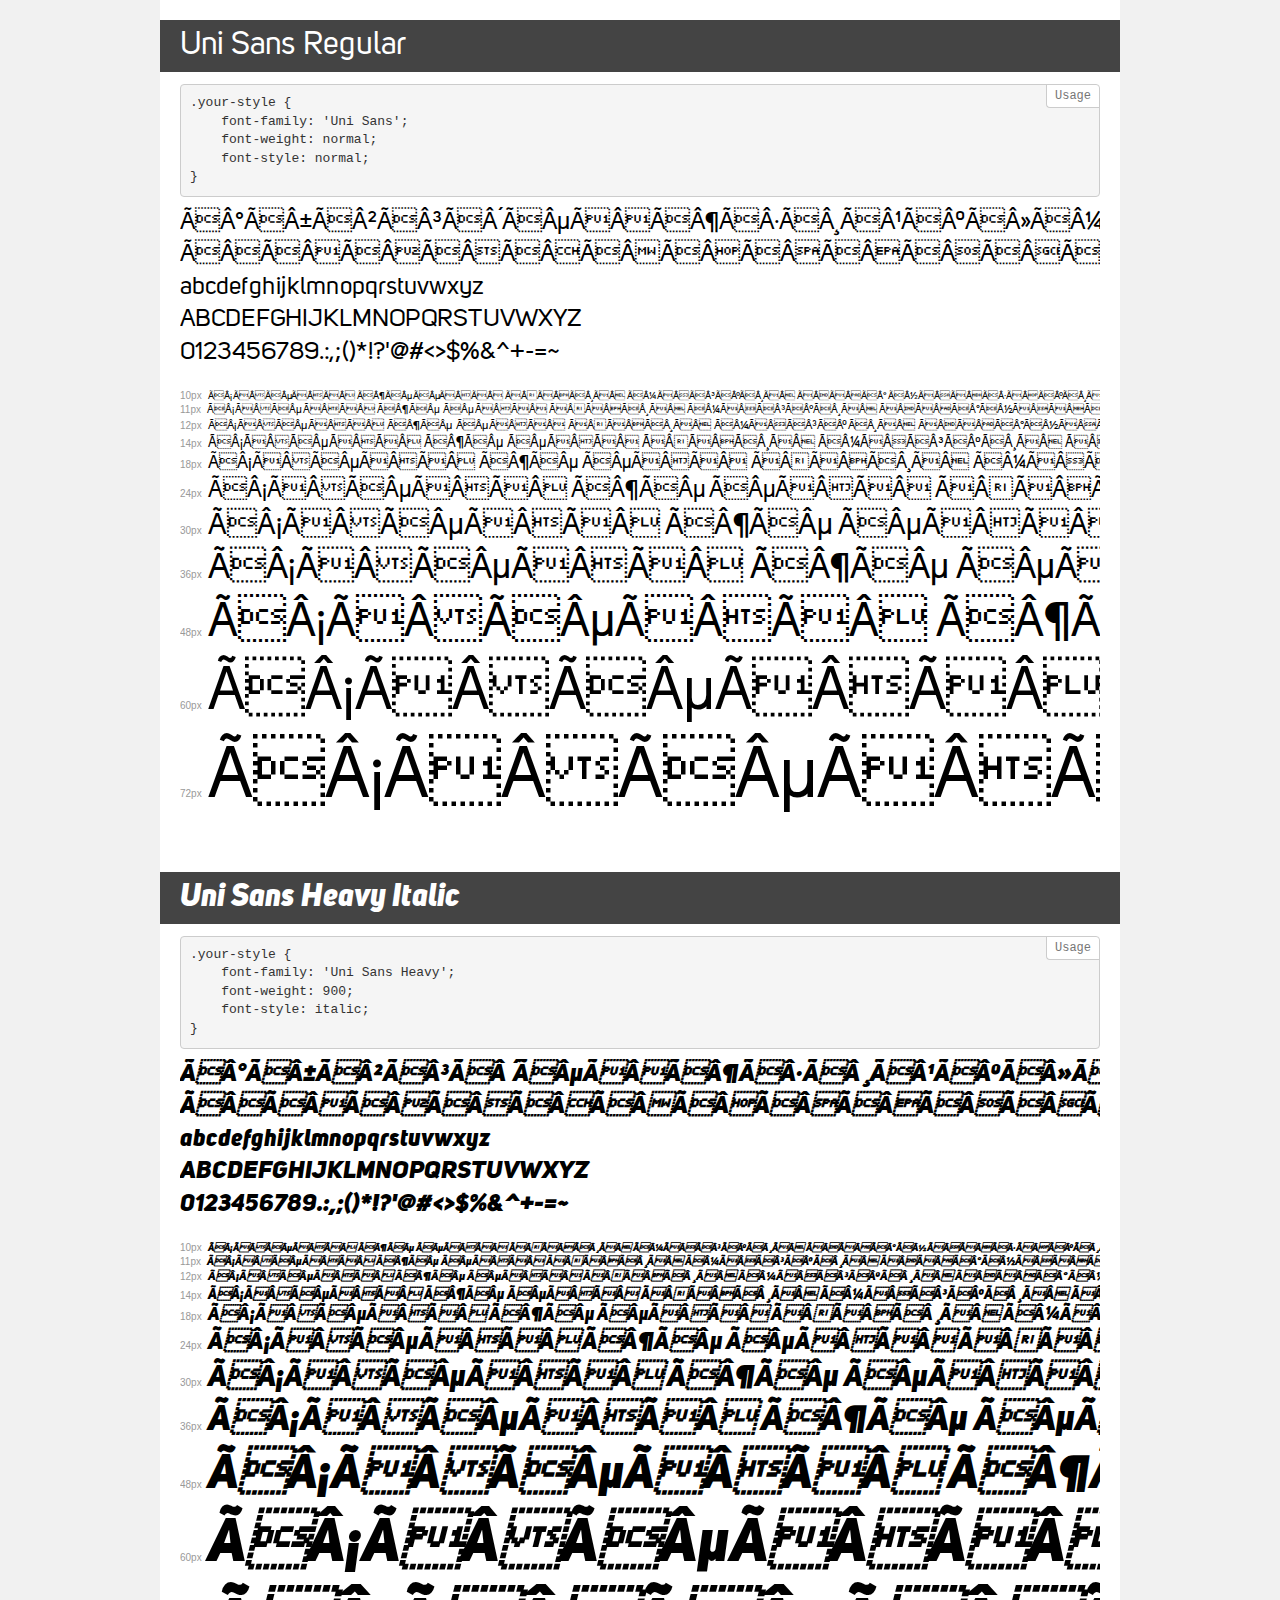
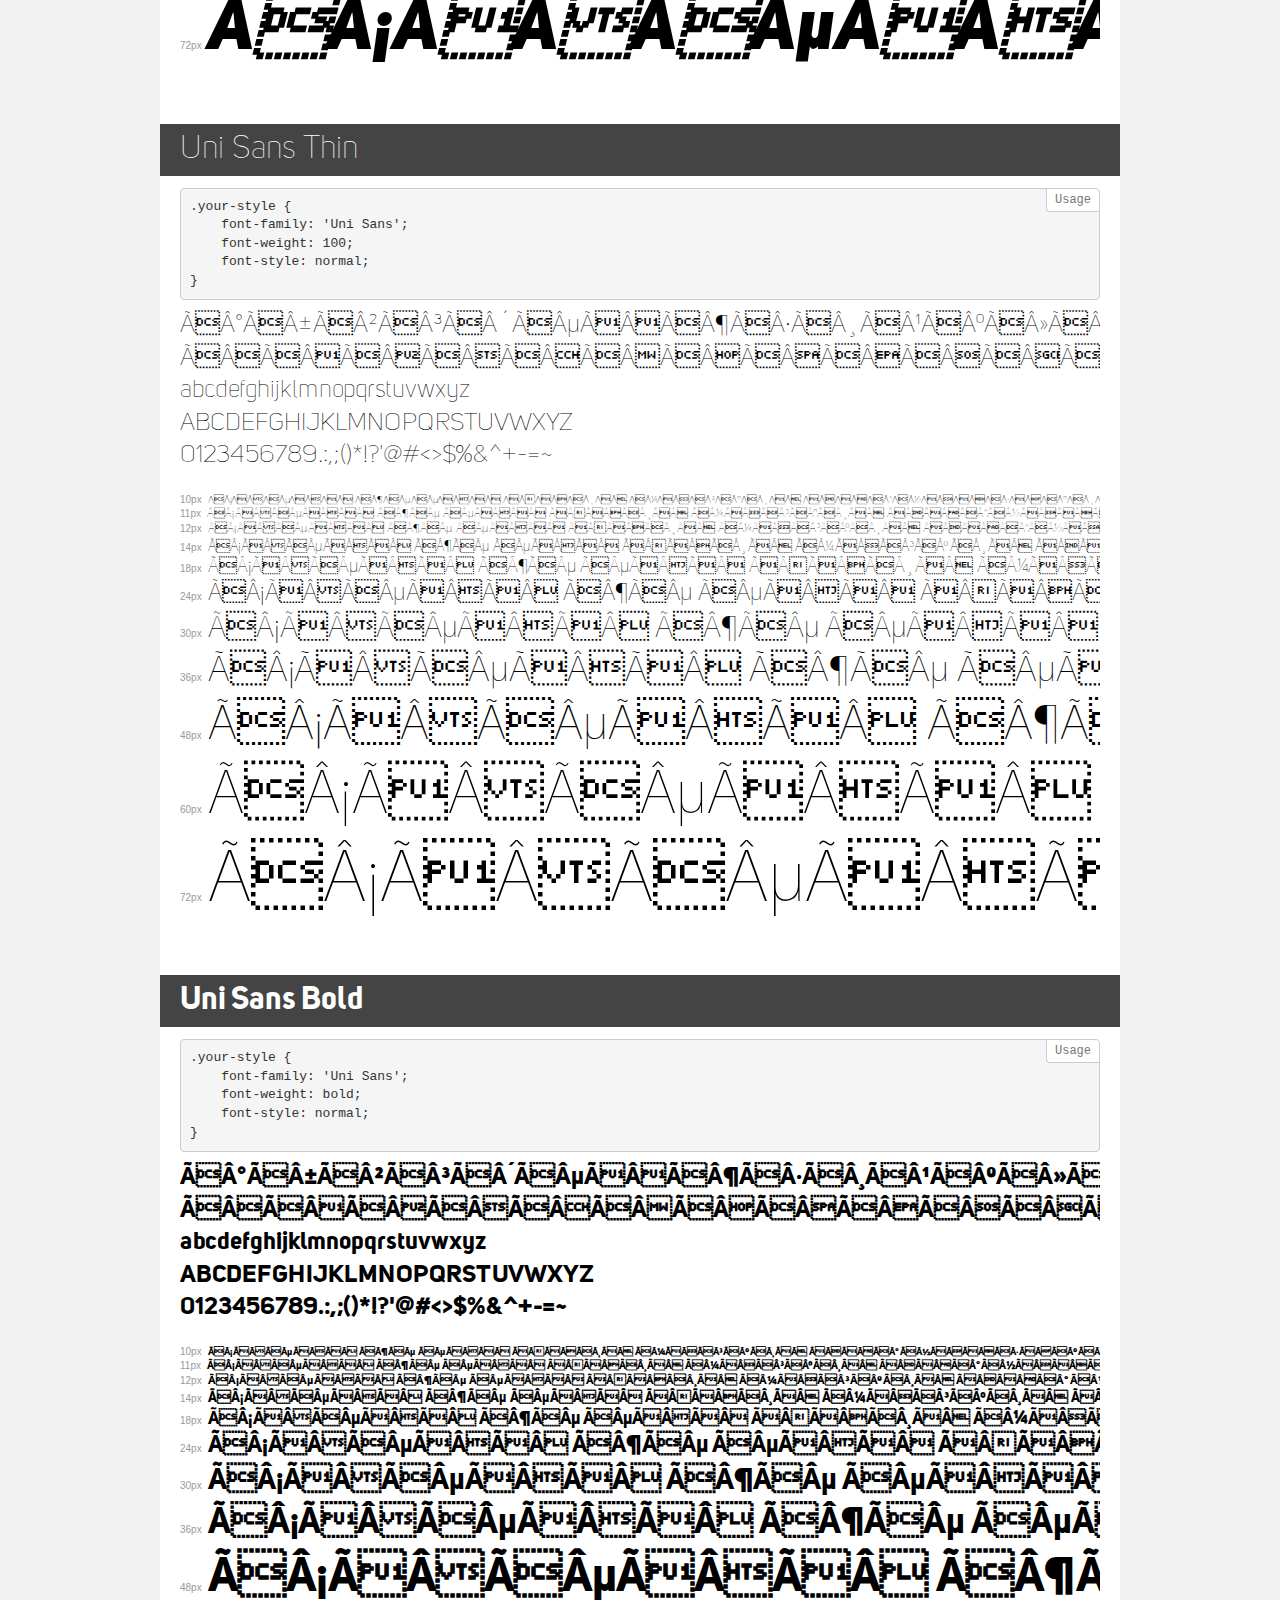
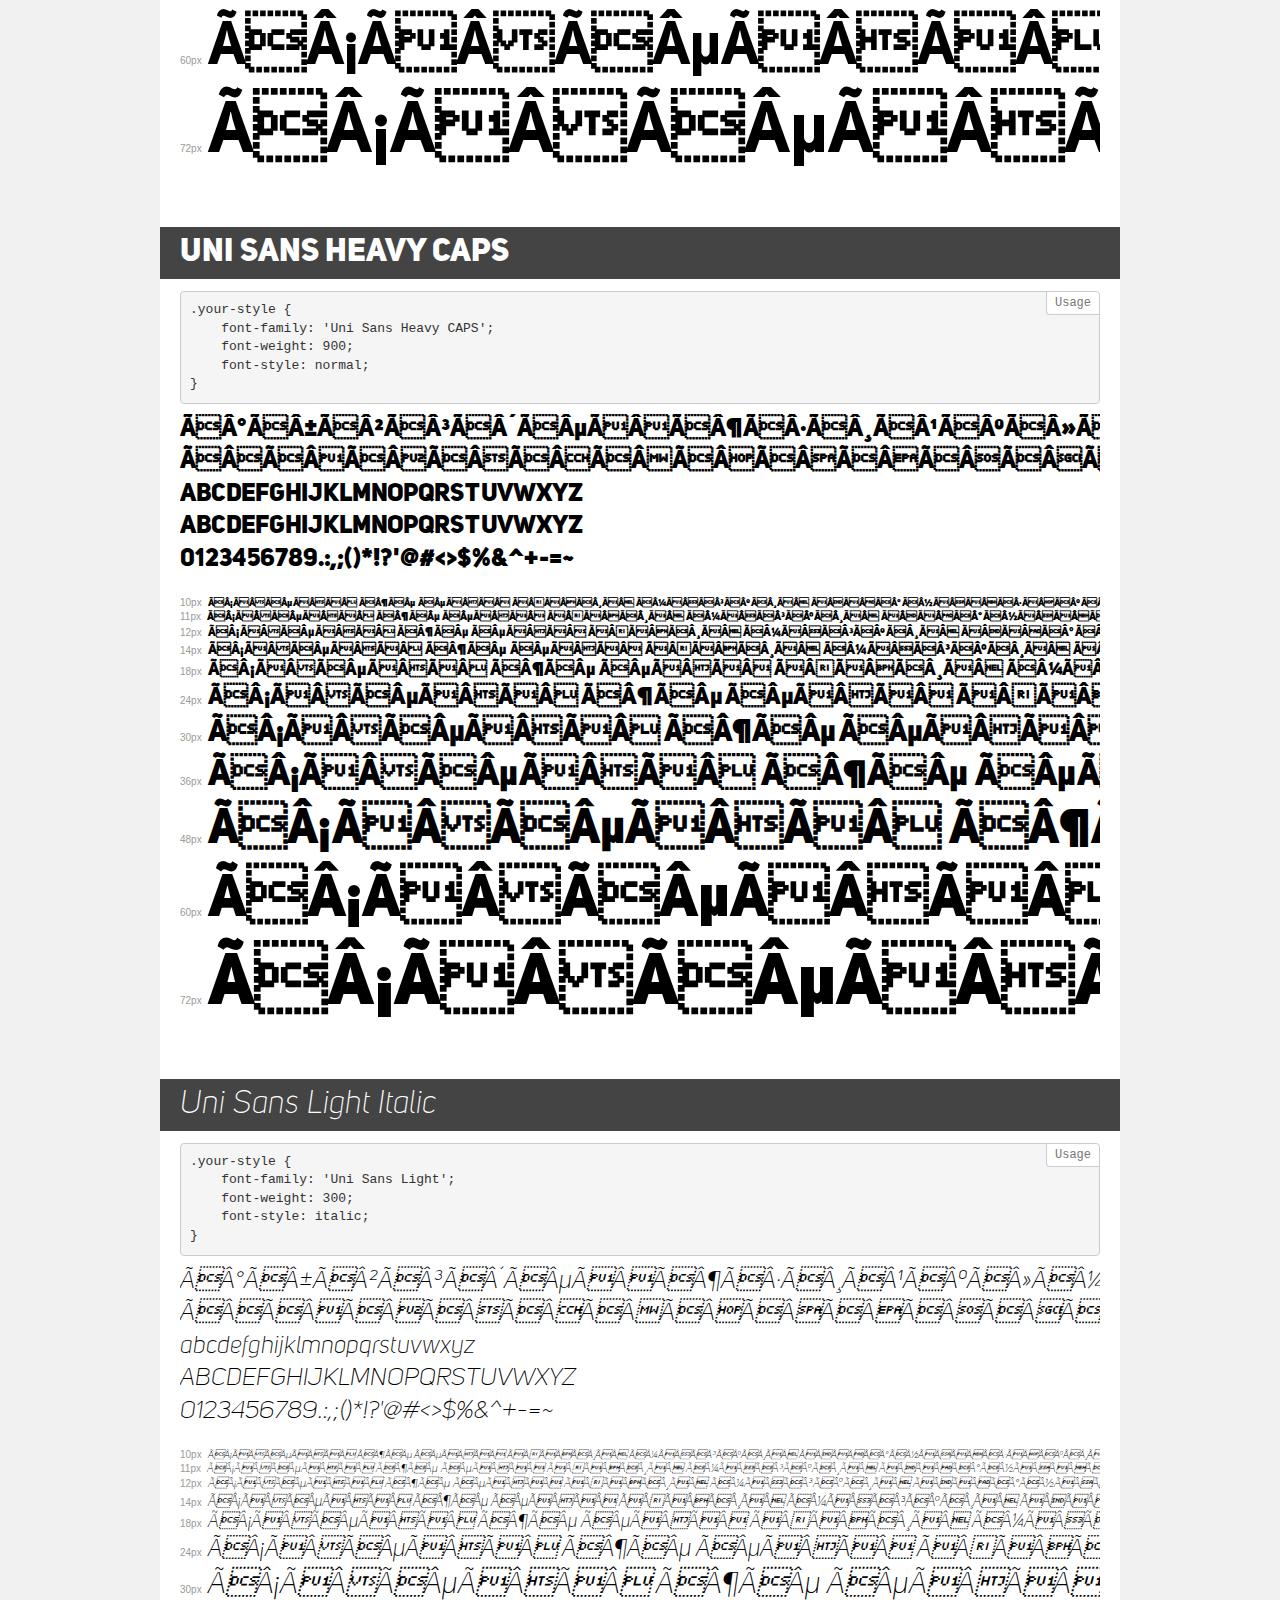
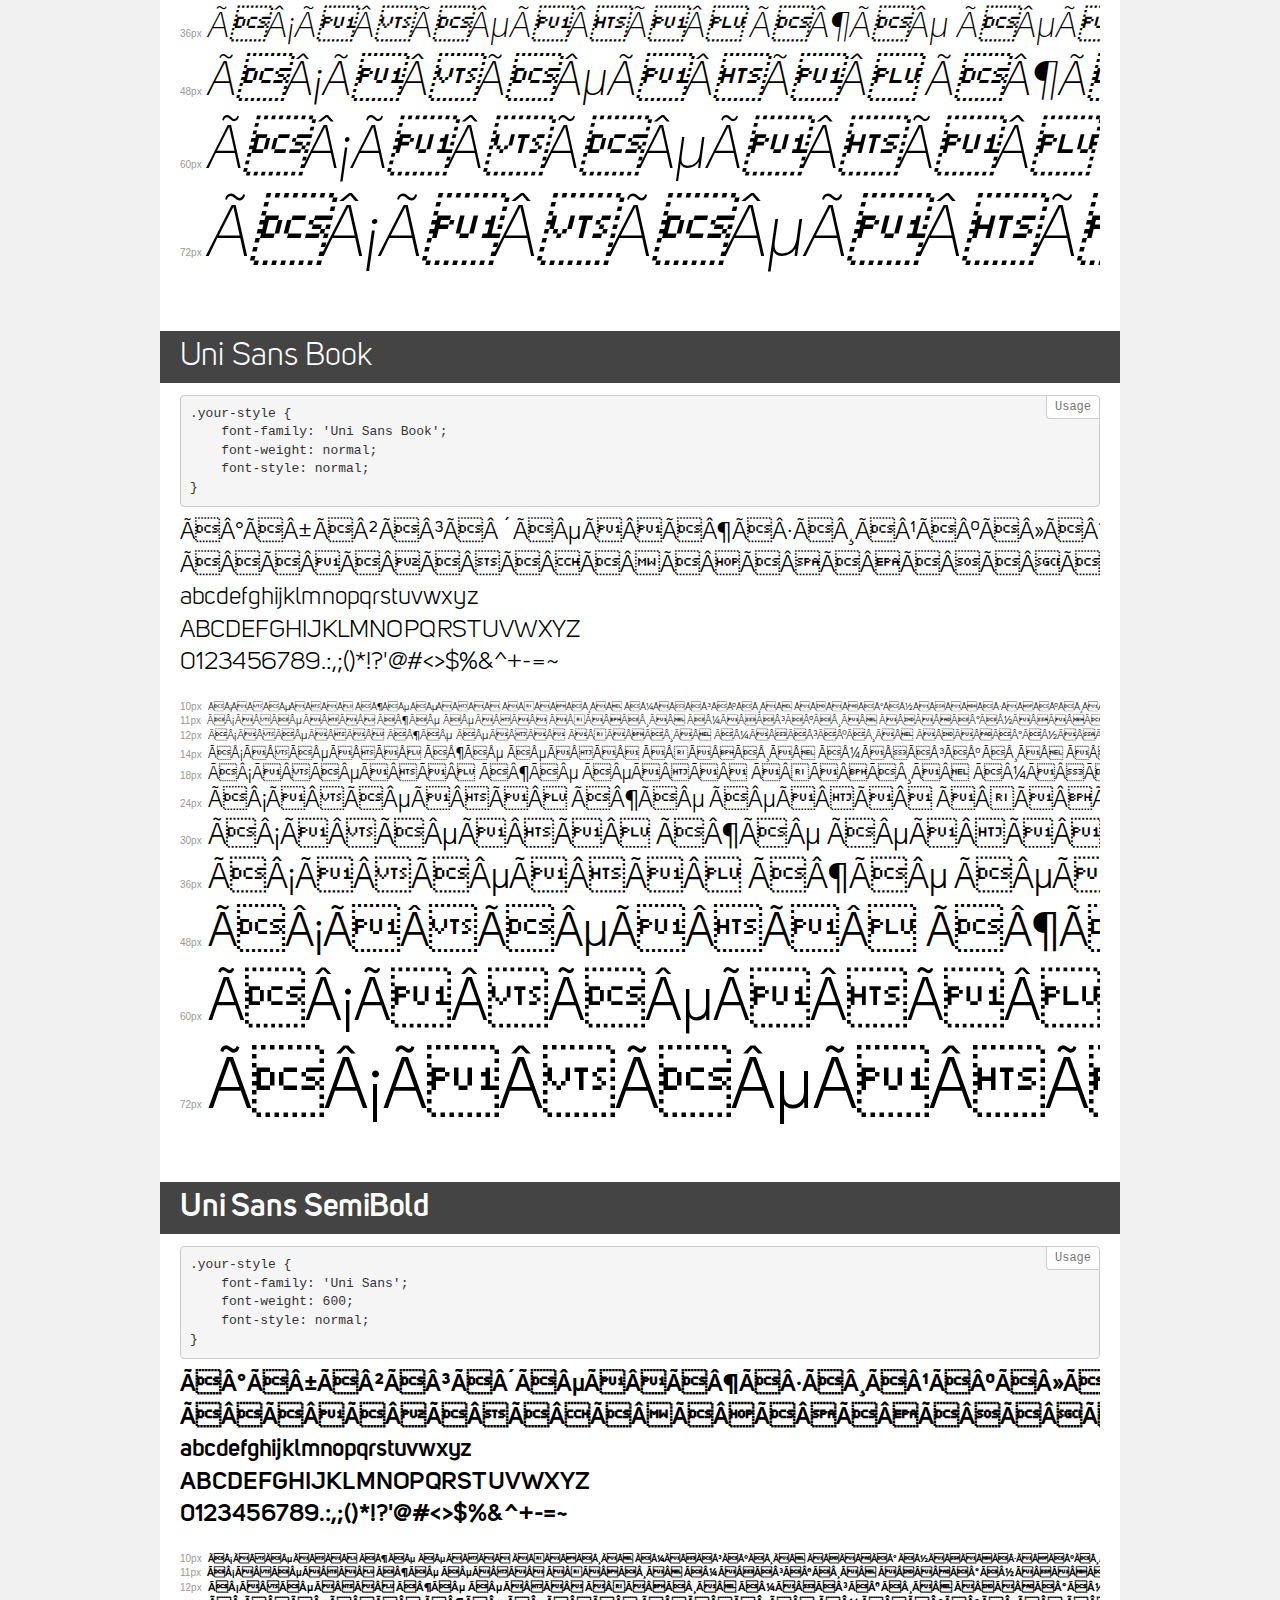
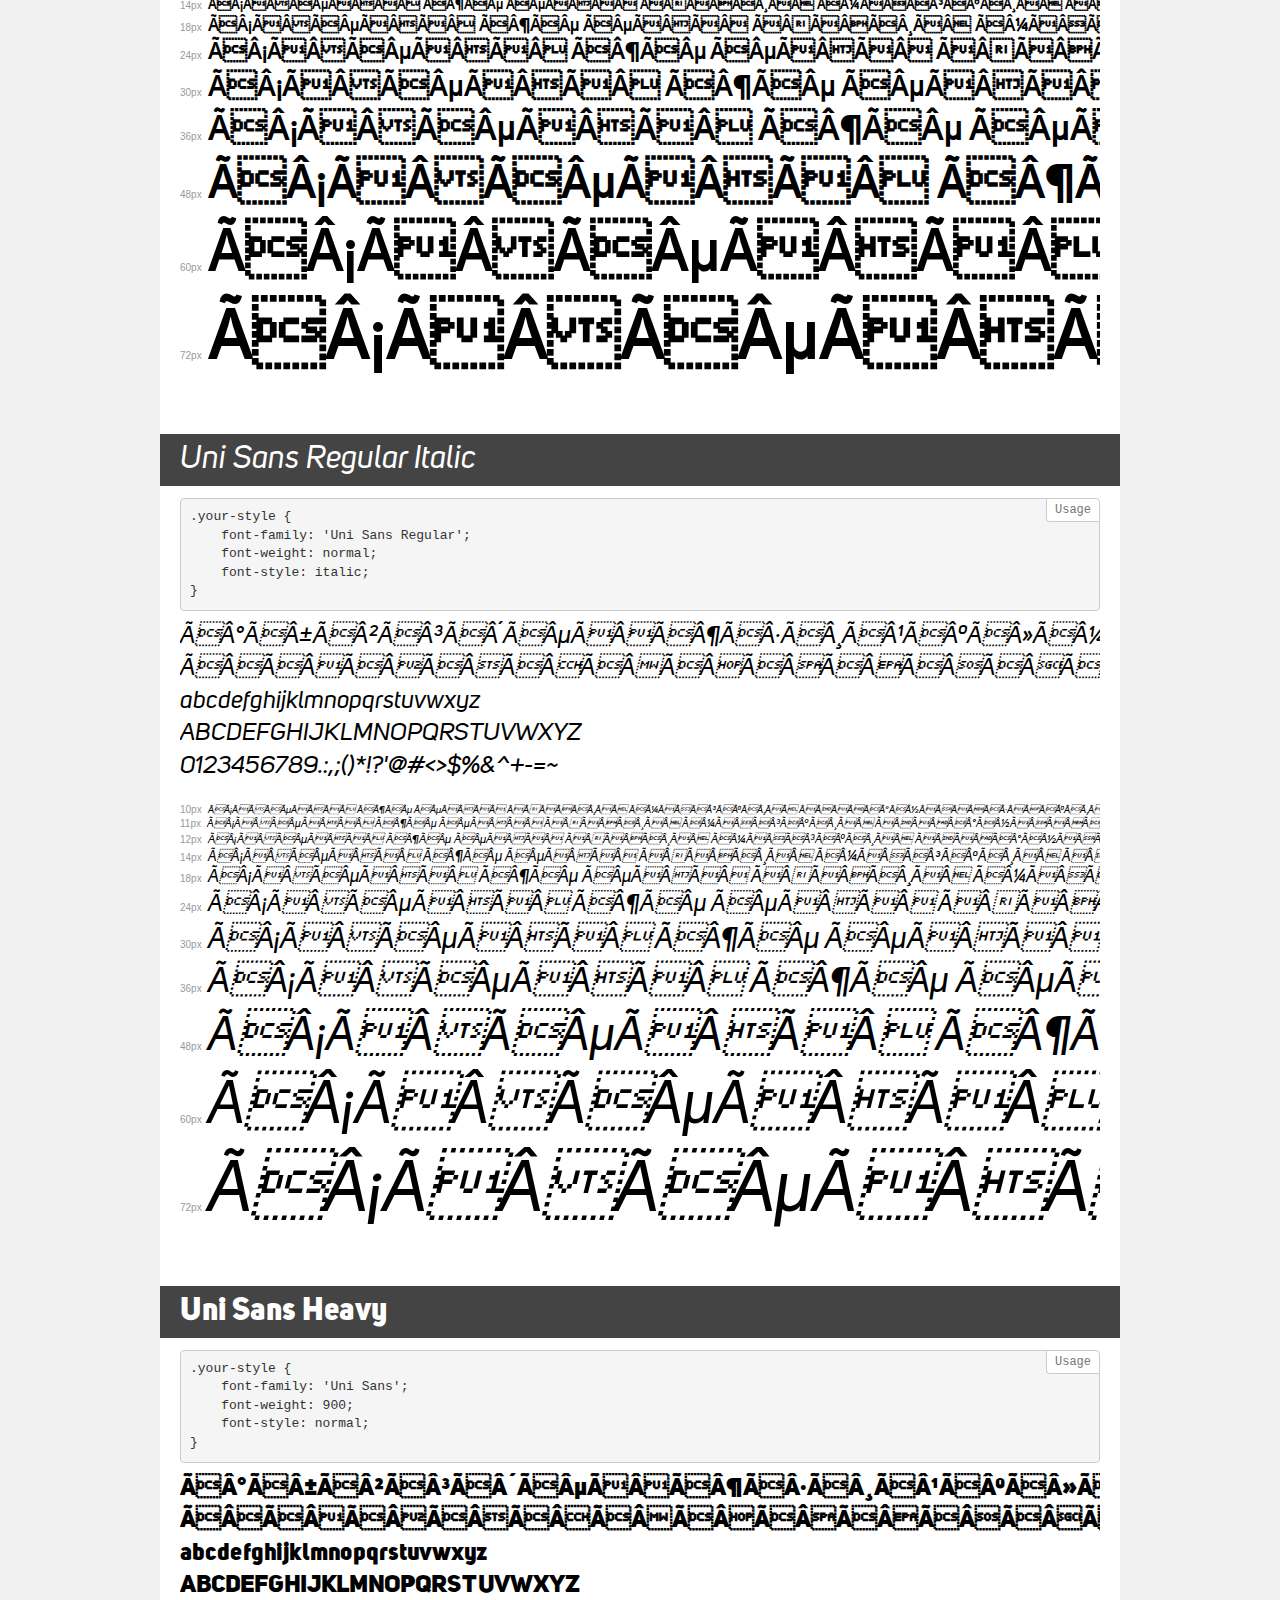
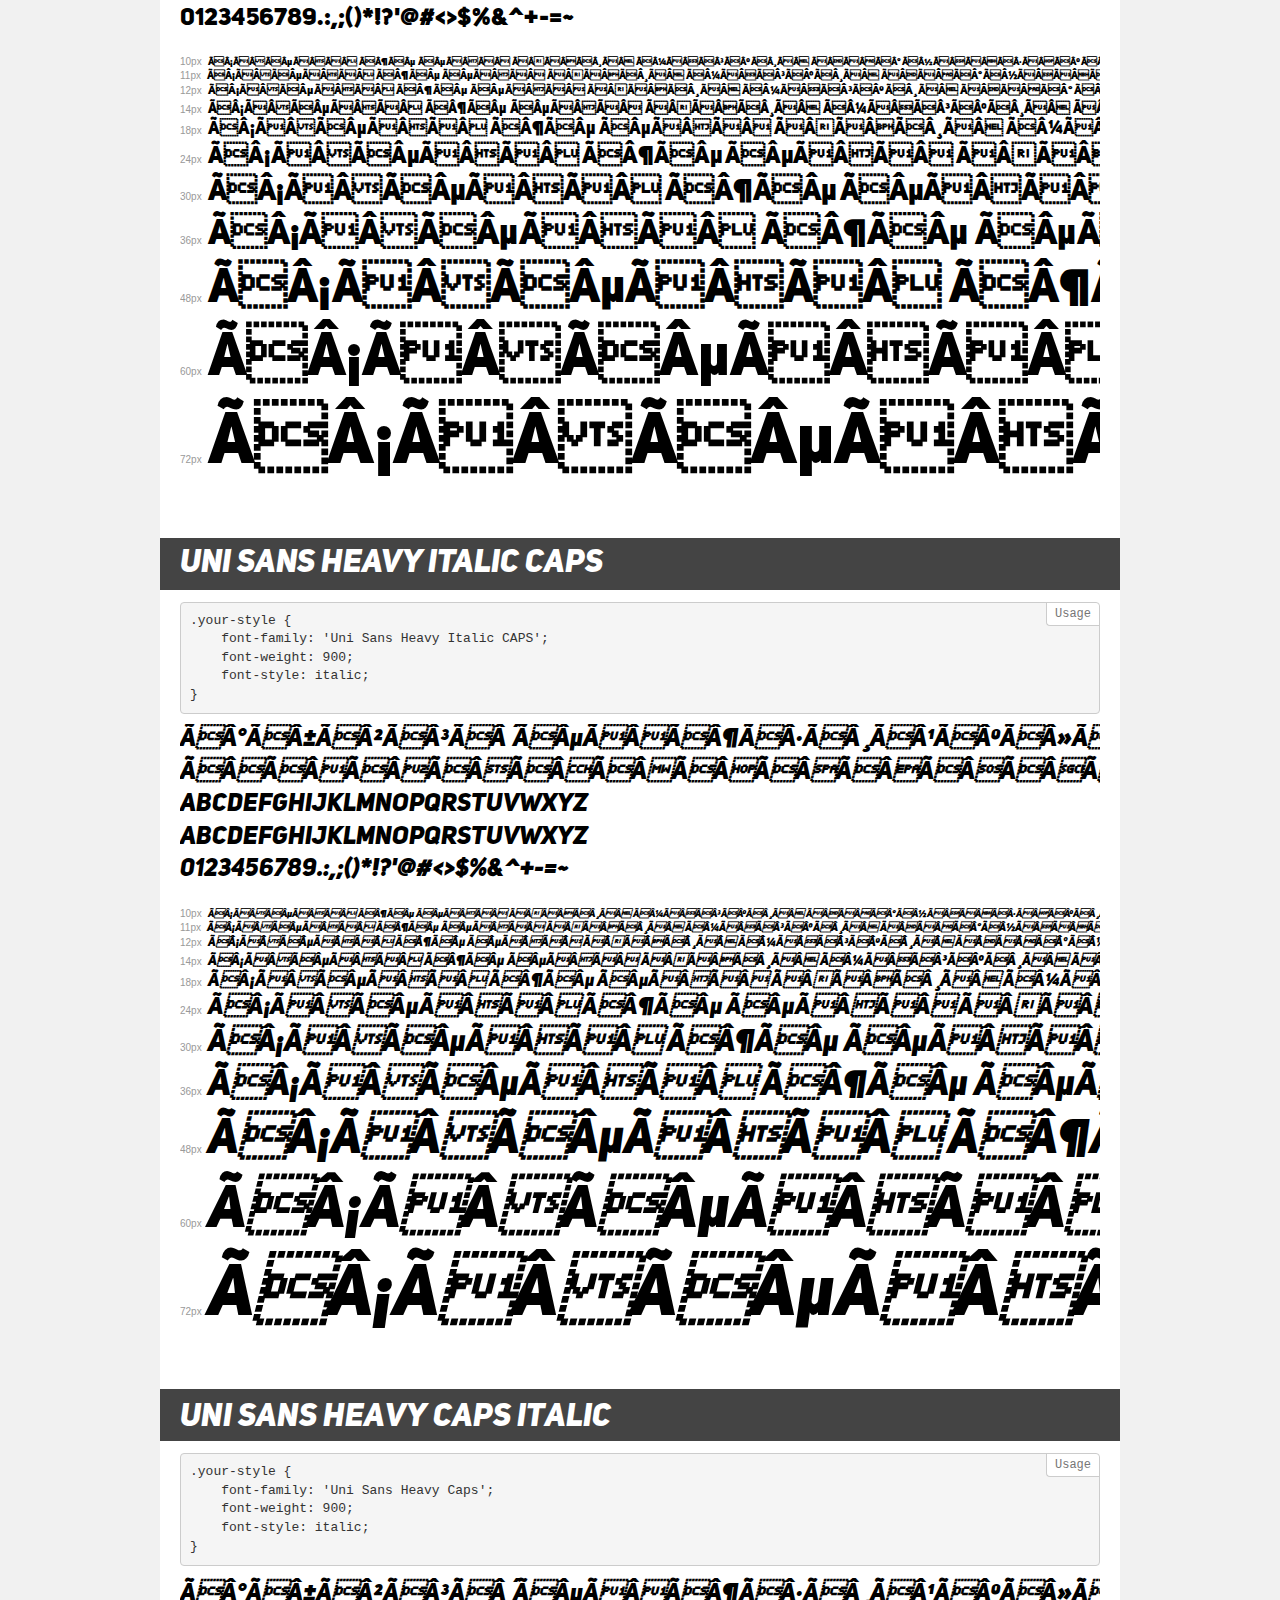
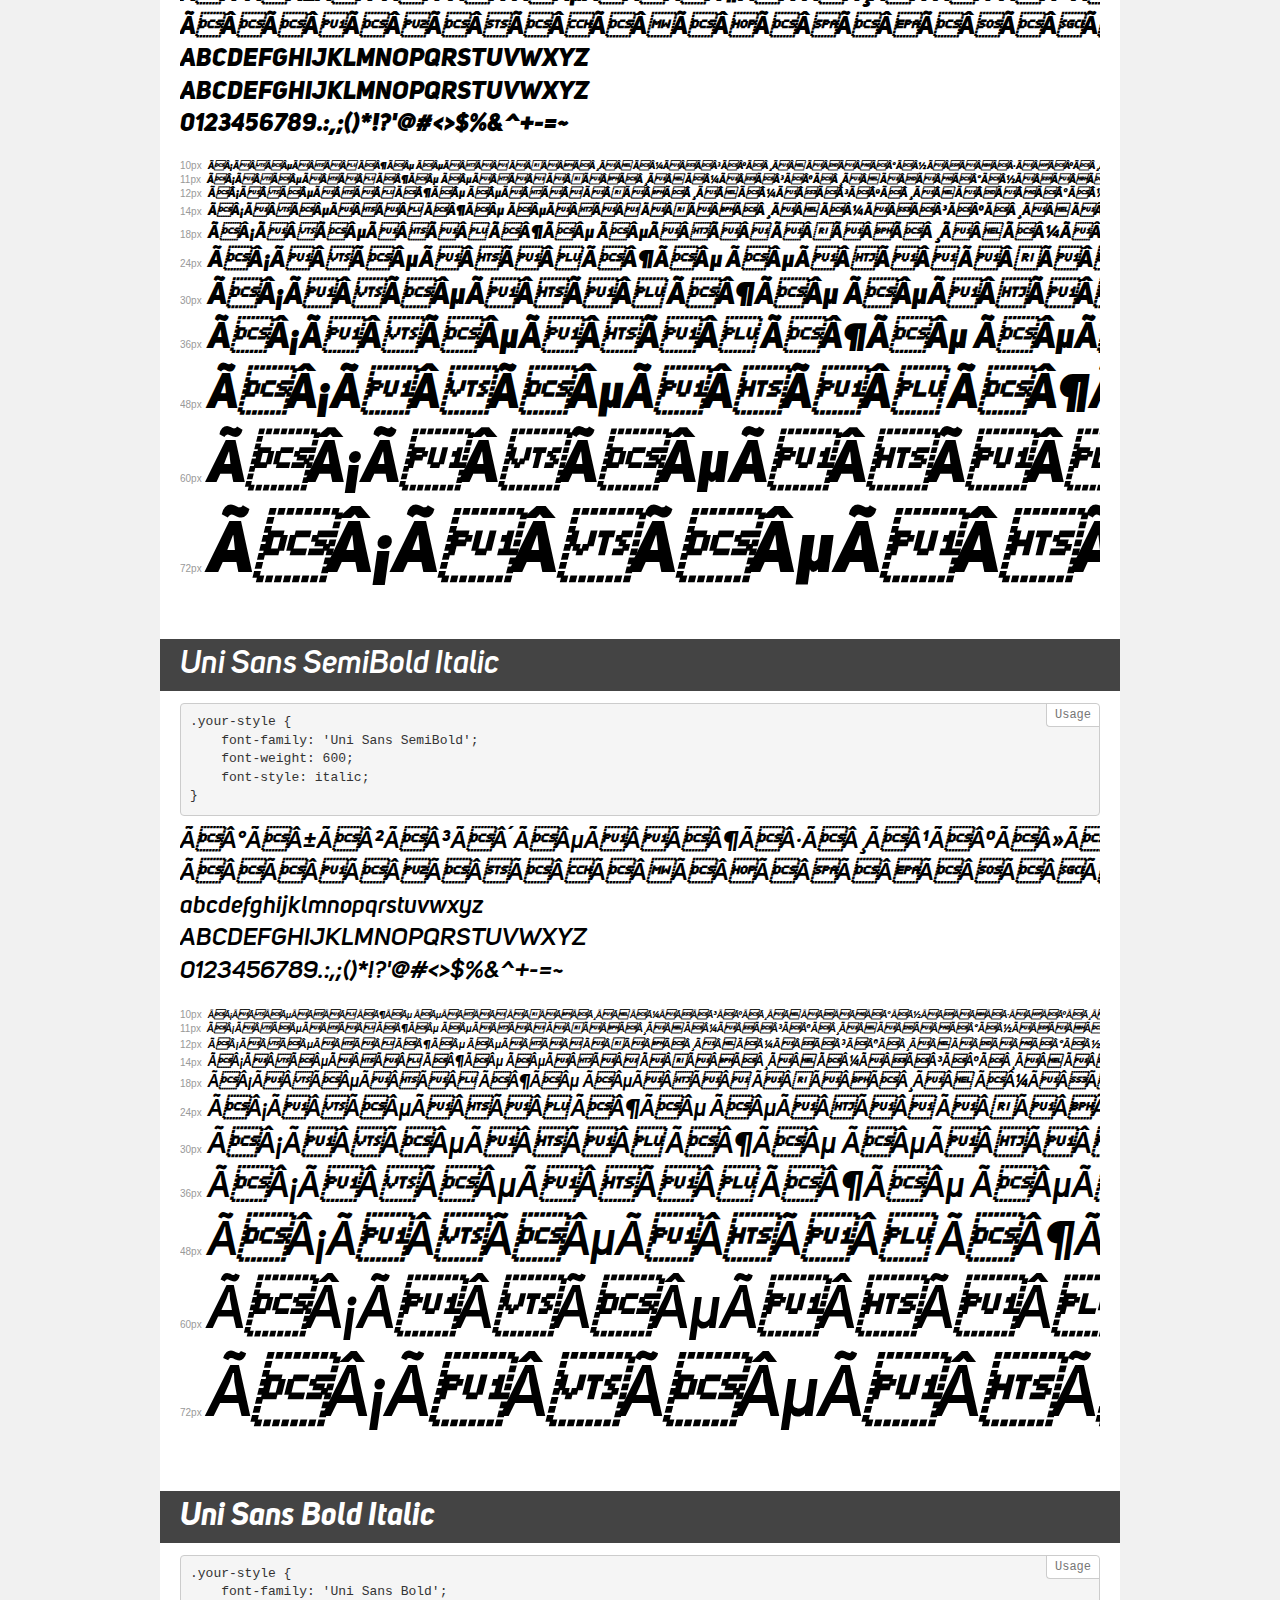
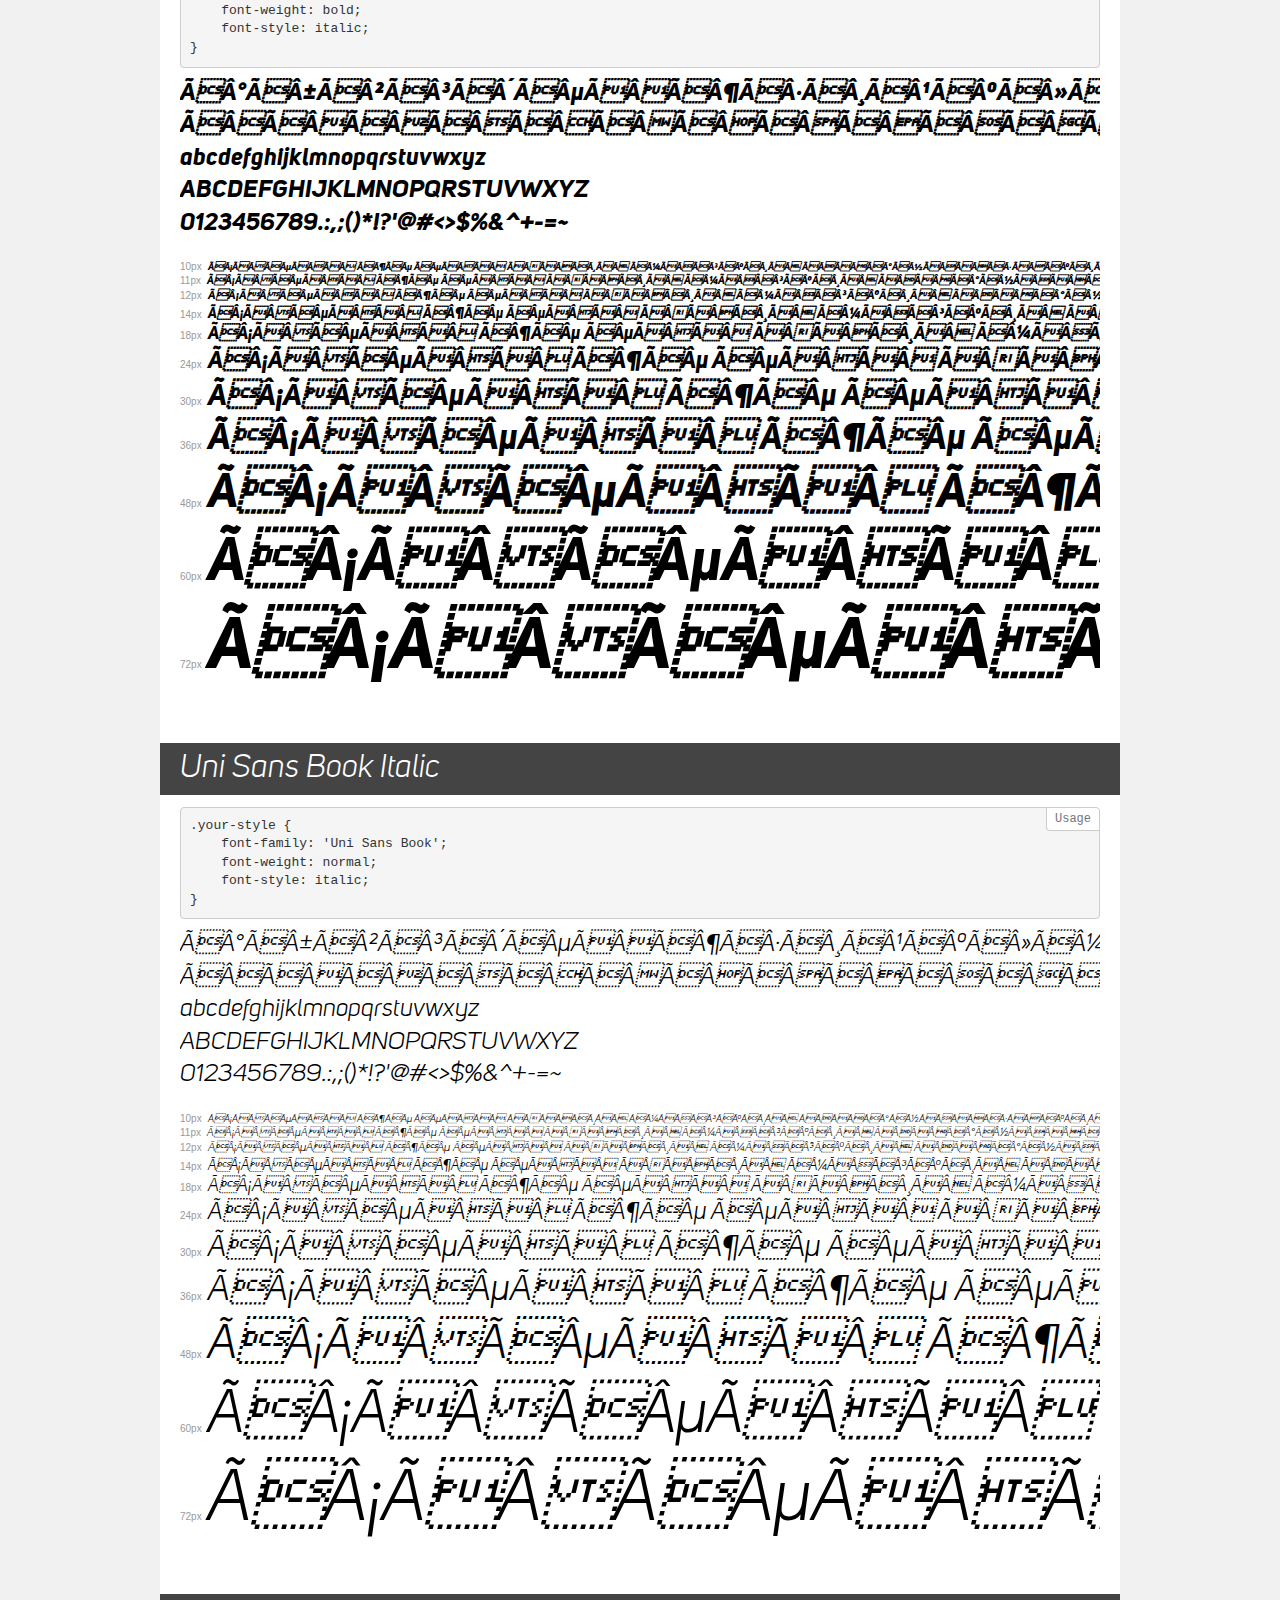
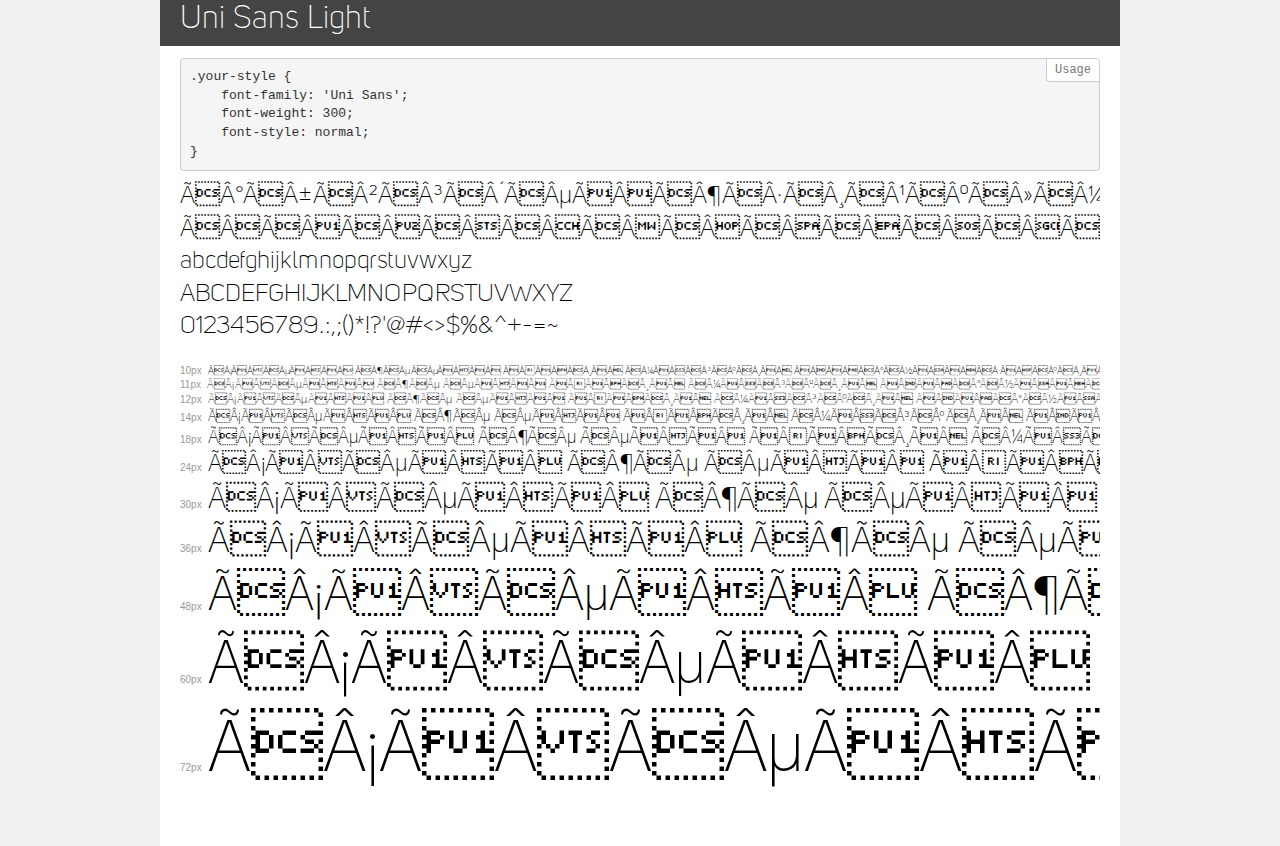
<file: fonts/demo.html>
<!DOCTYPE html>
<html>
<head>
	<meta charset="utf-8">
	<meta http-equiv="X-UA-Compatible" content="IE=edge">
	<meta name="viewport" content="width=device-width, initial-scale=1">
	<meta name="robots" content="noindex, noarchive">
	<title>Transfonter demo</title>
	<link href="stylesheet.css" rel="stylesheet">
	<style>
		/*
		http://meyerweb.com/eric/tools/css/reset/
		v2.0 | 20110126
		License: none (public domain)
		*/
		html, body, div, span, applet, object, iframe,
		h1, h2, h3, h4, h5, h6, p, blockquote, pre,
		a, abbr, acronym, address, big, cite, code,
		del, dfn, em, img, ins, kbd, q, s, samp,
		small, strike, strong, sub, sup, tt, var,
		b, u, i, center,
		dl, dt, dd, ol, ul, li,
		fieldset, form, label, legend,
		table, caption, tbody, tfoot, thead, tr, th, td,
		article, aside, canvas, details, embed,
		figure, figcaption, footer, header, hgroup,
		menu, nav, output, ruby, section, summary,
		time, mark, audio, video {
			margin: 0;
			padding: 0;
			border: 0;
			font-size: 100%;
			font: inherit;
			vertical-align: baseline;
		}
		/* HTML5 display-role reset for older browsers */
		article, aside, details, figcaption, figure,
		footer, header, hgroup, menu, nav, section {
			display: block;
		}
		body {
			line-height: 1;
		}
		ol, ul {
			list-style: none;
		}
		blockquote, q {
			quotes: none;
		}
		blockquote:before, blockquote:after,
		q:before, q:after {
			content: '';
			content: none;
		}
		table {
			border-collapse: collapse;
			border-spacing: 0;
		}
		/* common styles */
		body {
			background: #f1f1f1;
			color: #000;
		}
		.page {
			background: #fff;
			width: 920px;
			margin: 0 auto;
			padding: 20px 20px 0 20px;
			overflow: hidden;
		}
		.font-container {
			overflow-x: auto;
			overflow-y: hidden;
			margin-bottom: 40px;
			line-height: 1.3;
			white-space: nowrap;
			padding-bottom: 5px;
		}
		h1 {
			position: relative;
			background: #444;
			font-size: 32px;
			color: #fff;
			padding: 10px 20px;
			margin: 0 -20px 12px -20px;
		}
		.letters {
			font-size: 25px;
			margin-bottom: 20px;
		}
		.s10:before {
			content: '10px';
		}
		.s11:before {
			content: '11px';
		}
		.s12:before {
			content: '12px';
		}
		.s14:before {
			content: '14px';
		}
		.s18:before {
			content: '18px';
		}
		.s24:before {
			content: '24px';
		}
		.s30:before {
			content: '30px';
		}
		.s36:before {
			content: '36px';
		}
		.s48:before {
			content: '48px';
		}
		.s60:before {
			content: '60px';
		}
		.s72:before {
			content: '72px';
		}
		.s10:before, .s11:before, .s12:before, .s14:before,
		.s18:before, .s24:before, .s30:before, .s36:before,
		.s48:before, .s60:before, .s72:before {
			font-family: Arial, sans-serif;
			font-size: 10px;
			font-weight: normal;
			font-style: normal;
			color: #999;
			padding-right: 6px;
		}
		pre {
			display: block;
			position: relative;
			padding: 9px;
			margin: 0 0 10px;
			font-family: Monaco, Menlo, Consolas, "Courier New", monospace !important;
			font-size: 13px;
			line-height: 1.428571429;
			color: #333;
			font-weight: normal !important;
			font-style: normal !important;
			background-color: #f5f5f5;
			border: 1px solid #ccc;
			overflow-x: auto;
			border-radius: 4px;
		}
		pre:after {
			display: block;
			position: absolute;
			right: 0;
			top: 0;
			content: 'Usage';
			line-height: 1;
			padding: 5px 8px;
			font-size: 12px;
			color: #767676;
			background-color: #fff;
			border: 1px solid #ccc;
			border-right: none;
			border-top: none;
			border-radius: 0 4px 0 4px;
			z-index: 10;
		}
		/* responsive */
		@media (max-width: 959px) {
			.page {
				width: auto;
				margin: 0;
			}
		}
	</style>
</head>
<body>
<div class="page">
	<div class="demo" style="font-family: 'Uni Sans'; font-weight: normal; font-style: normal;">
		<h1>Uni Sans Regular</h1>
		<pre>.your-style {
    font-family: 'Uni Sans';
    font-weight: normal;
    font-style: normal;
}</pre>
		<div class="font-container">
			<p class="letters">
				ÃÂ°ÃÂ±ÃÂ²ÃÂ³ÃÂ´ÃÂµÃÂÃÂ¶ÃÂ·ÃÂ¸ÃÂ¹ÃÂºÃÂ»ÃÂ¼ÃÂ½ÃÂ¾ÃÂ¿ÃÂÃÂÃÂÃÂÃÂÃÂÃÂÃÂÃÂÃÂÃÂÃÂÃÂÃÂÃÂÃÂ <br />
				ÃÂÃÂÃÂÃÂÃÂÃÂÃÂÃÂÃÂÃÂÃÂÃÂÃÂÃÂÃÂÃÂÃÂÃÂ ÃÂ¡ÃÂ¢ÃÂ£ÃÂ¤ÃÂ¥ÃÂ¦ÃÂ§ÃÂ¨ÃÂ©ÃÂªÃÂ«ÃÂ¬ÃÂ­ÃÂ®ÃÂ¯ <br />
				abcdefghijklmnopqrstuvwxyz <br />
				ABCDEFGHIJKLMNOPQRSTUVWXYZ <br />				0123456789.:,;()*!?'@#<>$%&^+-=~
			</p>
			<p class="s10" style="font-size: 10px;">ÃÂ¡ÃÂÃÂµÃÂÃÂ ÃÂ¶ÃÂµ ÃÂµÃÂÃÂ ÃÂÃÂÃÂ¸ÃÂ ÃÂ¼ÃÂÃÂ³ÃÂºÃÂ¸ÃÂ ÃÂÃÂÃÂ°ÃÂ½ÃÂÃÂÃÂ·ÃÂÃÂºÃÂ¸ÃÂ ÃÂ±ÃÂÃÂ»ÃÂ¾ÃÂº, ÃÂ´ÃÂ° ÃÂ²ÃÂÃÂ¿ÃÂµÃÂ¹ ÃÂÃÂ°ÃÂ.</p>
			<p class="s11" style="font-size: 11px;">ÃÂ¡ÃÂÃÂµÃÂÃÂ ÃÂ¶ÃÂµ ÃÂµÃÂÃÂ ÃÂÃÂÃÂ¸ÃÂ ÃÂ¼ÃÂÃÂ³ÃÂºÃÂ¸ÃÂ ÃÂÃÂÃÂ°ÃÂ½ÃÂÃÂÃÂ·ÃÂÃÂºÃÂ¸ÃÂ ÃÂ±ÃÂÃÂ»ÃÂ¾ÃÂº, ÃÂ´ÃÂ° ÃÂ²ÃÂÃÂ¿ÃÂµÃÂ¹ ÃÂÃÂ°ÃÂ.</p>
			<p class="s12" style="font-size: 12px;">ÃÂ¡ÃÂÃÂµÃÂÃÂ ÃÂ¶ÃÂµ ÃÂµÃÂÃÂ ÃÂÃÂÃÂ¸ÃÂ ÃÂ¼ÃÂÃÂ³ÃÂºÃÂ¸ÃÂ ÃÂÃÂÃÂ°ÃÂ½ÃÂÃÂÃÂ·ÃÂÃÂºÃÂ¸ÃÂ ÃÂ±ÃÂÃÂ»ÃÂ¾ÃÂº, ÃÂ´ÃÂ° ÃÂ²ÃÂÃÂ¿ÃÂµÃÂ¹ ÃÂÃÂ°ÃÂ.</p>
			<p class="s14" style="font-size: 14px;">ÃÂ¡ÃÂÃÂµÃÂÃÂ ÃÂ¶ÃÂµ ÃÂµÃÂÃÂ ÃÂÃÂÃÂ¸ÃÂ ÃÂ¼ÃÂÃÂ³ÃÂºÃÂ¸ÃÂ ÃÂÃÂÃÂ°ÃÂ½ÃÂÃÂÃÂ·ÃÂÃÂºÃÂ¸ÃÂ ÃÂ±ÃÂÃÂ»ÃÂ¾ÃÂº, ÃÂ´ÃÂ° ÃÂ²ÃÂÃÂ¿ÃÂµÃÂ¹ ÃÂÃÂ°ÃÂ.</p>
			<p class="s18" style="font-size: 18px;">ÃÂ¡ÃÂÃÂµÃÂÃÂ ÃÂ¶ÃÂµ ÃÂµÃÂÃÂ ÃÂÃÂÃÂ¸ÃÂ ÃÂ¼ÃÂÃÂ³ÃÂºÃÂ¸ÃÂ ÃÂÃÂÃÂ°ÃÂ½ÃÂÃÂÃÂ·ÃÂÃÂºÃÂ¸ÃÂ ÃÂ±ÃÂÃÂ»ÃÂ¾ÃÂº, ÃÂ´ÃÂ° ÃÂ²ÃÂÃÂ¿ÃÂµÃÂ¹ ÃÂÃÂ°ÃÂ.</p>
			<p class="s24" style="font-size: 24px;">ÃÂ¡ÃÂÃÂµÃÂÃÂ ÃÂ¶ÃÂµ ÃÂµÃÂÃÂ ÃÂÃÂÃÂ¸ÃÂ ÃÂ¼ÃÂÃÂ³ÃÂºÃÂ¸ÃÂ ÃÂÃÂÃÂ°ÃÂ½ÃÂÃÂÃÂ·ÃÂÃÂºÃÂ¸ÃÂ ÃÂ±ÃÂÃÂ»ÃÂ¾ÃÂº, ÃÂ´ÃÂ° ÃÂ²ÃÂÃÂ¿ÃÂµÃÂ¹ ÃÂÃÂ°ÃÂ.</p>
			<p class="s30" style="font-size: 30px;">ÃÂ¡ÃÂÃÂµÃÂÃÂ ÃÂ¶ÃÂµ ÃÂµÃÂÃÂ ÃÂÃÂÃÂ¸ÃÂ ÃÂ¼ÃÂÃÂ³ÃÂºÃÂ¸ÃÂ ÃÂÃÂÃÂ°ÃÂ½ÃÂÃÂÃÂ·ÃÂÃÂºÃÂ¸ÃÂ ÃÂ±ÃÂÃÂ»ÃÂ¾ÃÂº, ÃÂ´ÃÂ° ÃÂ²ÃÂÃÂ¿ÃÂµÃÂ¹ ÃÂÃÂ°ÃÂ.</p>
			<p class="s36" style="font-size: 36px;">ÃÂ¡ÃÂÃÂµÃÂÃÂ ÃÂ¶ÃÂµ ÃÂµÃÂÃÂ ÃÂÃÂÃÂ¸ÃÂ ÃÂ¼ÃÂÃÂ³ÃÂºÃÂ¸ÃÂ ÃÂÃÂÃÂ°ÃÂ½ÃÂÃÂÃÂ·ÃÂÃÂºÃÂ¸ÃÂ ÃÂ±ÃÂÃÂ»ÃÂ¾ÃÂº, ÃÂ´ÃÂ° ÃÂ²ÃÂÃÂ¿ÃÂµÃÂ¹ ÃÂÃÂ°ÃÂ.</p>
			<p class="s48" style="font-size: 48px;">ÃÂ¡ÃÂÃÂµÃÂÃÂ ÃÂ¶ÃÂµ ÃÂµÃÂÃÂ ÃÂÃÂÃÂ¸ÃÂ ÃÂ¼ÃÂÃÂ³ÃÂºÃÂ¸ÃÂ ÃÂÃÂÃÂ°ÃÂ½ÃÂÃÂÃÂ·ÃÂÃÂºÃÂ¸ÃÂ ÃÂ±ÃÂÃÂ»ÃÂ¾ÃÂº, ÃÂ´ÃÂ° ÃÂ²ÃÂÃÂ¿ÃÂµÃÂ¹ ÃÂÃÂ°ÃÂ.</p>
			<p class="s60" style="font-size: 60px;">ÃÂ¡ÃÂÃÂµÃÂÃÂ ÃÂ¶ÃÂµ ÃÂµÃÂÃÂ ÃÂÃÂÃÂ¸ÃÂ ÃÂ¼ÃÂÃÂ³ÃÂºÃÂ¸ÃÂ ÃÂÃÂÃÂ°ÃÂ½ÃÂÃÂÃÂ·ÃÂÃÂºÃÂ¸ÃÂ ÃÂ±ÃÂÃÂ»ÃÂ¾ÃÂº, ÃÂ´ÃÂ° ÃÂ²ÃÂÃÂ¿ÃÂµÃÂ¹ ÃÂÃÂ°ÃÂ.</p>
			<p class="s72" style="font-size: 72px;">ÃÂ¡ÃÂÃÂµÃÂÃÂ ÃÂ¶ÃÂµ ÃÂµÃÂÃÂ ÃÂÃÂÃÂ¸ÃÂ ÃÂ¼ÃÂÃÂ³ÃÂºÃÂ¸ÃÂ ÃÂÃÂÃÂ°ÃÂ½ÃÂÃÂÃÂ·ÃÂÃÂºÃÂ¸ÃÂ ÃÂ±ÃÂÃÂ»ÃÂ¾ÃÂº, ÃÂ´ÃÂ° ÃÂ²ÃÂÃÂ¿ÃÂµÃÂ¹ ÃÂÃÂ°ÃÂ.</p>
		</div>
	</div>
	<div class="demo" style="font-family: 'Uni Sans Heavy'; font-weight: 900; font-style: italic;">
		<h1>Uni Sans Heavy Italic</h1>
		<pre>.your-style {
    font-family: 'Uni Sans Heavy';
    font-weight: 900;
    font-style: italic;
}</pre>
		<div class="font-container">
			<p class="letters">
				ÃÂ°ÃÂ±ÃÂ²ÃÂ³ÃÂ´ÃÂµÃÂÃÂ¶ÃÂ·ÃÂ¸ÃÂ¹ÃÂºÃÂ»ÃÂ¼ÃÂ½ÃÂ¾ÃÂ¿ÃÂÃÂÃÂÃÂÃÂÃÂÃÂÃÂÃÂÃÂÃÂÃÂÃÂÃÂÃÂÃÂ <br />
				ÃÂÃÂÃÂÃÂÃÂÃÂÃÂÃÂÃÂÃÂÃÂÃÂÃÂÃÂÃÂÃÂÃÂÃÂ ÃÂ¡ÃÂ¢ÃÂ£ÃÂ¤ÃÂ¥ÃÂ¦ÃÂ§ÃÂ¨ÃÂ©ÃÂªÃÂ«ÃÂ¬ÃÂ­ÃÂ®ÃÂ¯ <br />
				abcdefghijklmnopqrstuvwxyz <br />
				ABCDEFGHIJKLMNOPQRSTUVWXYZ <br />				0123456789.:,;()*!?'@#<>$%&^+-=~
			</p>
			<p class="s10" style="font-size: 10px;">ÃÂ¡ÃÂÃÂµÃÂÃÂ ÃÂ¶ÃÂµ ÃÂµÃÂÃÂ ÃÂÃÂÃÂ¸ÃÂ ÃÂ¼ÃÂÃÂ³ÃÂºÃÂ¸ÃÂ ÃÂÃÂÃÂ°ÃÂ½ÃÂÃÂÃÂ·ÃÂÃÂºÃÂ¸ÃÂ ÃÂ±ÃÂÃÂ»ÃÂ¾ÃÂº, ÃÂ´ÃÂ° ÃÂ²ÃÂÃÂ¿ÃÂµÃÂ¹ ÃÂÃÂ°ÃÂ.</p>
			<p class="s11" style="font-size: 11px;">ÃÂ¡ÃÂÃÂµÃÂÃÂ ÃÂ¶ÃÂµ ÃÂµÃÂÃÂ ÃÂÃÂÃÂ¸ÃÂ ÃÂ¼ÃÂÃÂ³ÃÂºÃÂ¸ÃÂ ÃÂÃÂÃÂ°ÃÂ½ÃÂÃÂÃÂ·ÃÂÃÂºÃÂ¸ÃÂ ÃÂ±ÃÂÃÂ»ÃÂ¾ÃÂº, ÃÂ´ÃÂ° ÃÂ²ÃÂÃÂ¿ÃÂµÃÂ¹ ÃÂÃÂ°ÃÂ.</p>
			<p class="s12" style="font-size: 12px;">ÃÂ¡ÃÂÃÂµÃÂÃÂ ÃÂ¶ÃÂµ ÃÂµÃÂÃÂ ÃÂÃÂÃÂ¸ÃÂ ÃÂ¼ÃÂÃÂ³ÃÂºÃÂ¸ÃÂ ÃÂÃÂÃÂ°ÃÂ½ÃÂÃÂÃÂ·ÃÂÃÂºÃÂ¸ÃÂ ÃÂ±ÃÂÃÂ»ÃÂ¾ÃÂº, ÃÂ´ÃÂ° ÃÂ²ÃÂÃÂ¿ÃÂµÃÂ¹ ÃÂÃÂ°ÃÂ.</p>
			<p class="s14" style="font-size: 14px;">ÃÂ¡ÃÂÃÂµÃÂÃÂ ÃÂ¶ÃÂµ ÃÂµÃÂÃÂ ÃÂÃÂÃÂ¸ÃÂ ÃÂ¼ÃÂÃÂ³ÃÂºÃÂ¸ÃÂ ÃÂÃÂÃÂ°ÃÂ½ÃÂÃÂÃÂ·ÃÂÃÂºÃÂ¸ÃÂ ÃÂ±ÃÂÃÂ»ÃÂ¾ÃÂº, ÃÂ´ÃÂ° ÃÂ²ÃÂÃÂ¿ÃÂµÃÂ¹ ÃÂÃÂ°ÃÂ.</p>
			<p class="s18" style="font-size: 18px;">ÃÂ¡ÃÂÃÂµÃÂÃÂ ÃÂ¶ÃÂµ ÃÂµÃÂÃÂ ÃÂÃÂÃÂ¸ÃÂ ÃÂ¼ÃÂÃÂ³ÃÂºÃÂ¸ÃÂ ÃÂÃÂÃÂ°ÃÂ½ÃÂÃÂÃÂ·ÃÂÃÂºÃÂ¸ÃÂ ÃÂ±ÃÂÃÂ»ÃÂ¾ÃÂº, ÃÂ´ÃÂ° ÃÂ²ÃÂÃÂ¿ÃÂµÃÂ¹ ÃÂÃÂ°ÃÂ.</p>
			<p class="s24" style="font-size: 24px;">ÃÂ¡ÃÂÃÂµÃÂÃÂ ÃÂ¶ÃÂµ ÃÂµÃÂÃÂ ÃÂÃÂÃÂ¸ÃÂ ÃÂ¼ÃÂÃÂ³ÃÂºÃÂ¸ÃÂ ÃÂÃÂÃÂ°ÃÂ½ÃÂÃÂÃÂ·ÃÂÃÂºÃÂ¸ÃÂ ÃÂ±ÃÂÃÂ»ÃÂ¾ÃÂº, ÃÂ´ÃÂ° ÃÂ²ÃÂÃÂ¿ÃÂµÃÂ¹ ÃÂÃÂ°ÃÂ.</p>
			<p class="s30" style="font-size: 30px;">ÃÂ¡ÃÂÃÂµÃÂÃÂ ÃÂ¶ÃÂµ ÃÂµÃÂÃÂ ÃÂÃÂÃÂ¸ÃÂ ÃÂ¼ÃÂÃÂ³ÃÂºÃÂ¸ÃÂ ÃÂÃÂÃÂ°ÃÂ½ÃÂÃÂÃÂ·ÃÂÃÂºÃÂ¸ÃÂ ÃÂ±ÃÂÃÂ»ÃÂ¾ÃÂº, ÃÂ´ÃÂ° ÃÂ²ÃÂÃÂ¿ÃÂµÃÂ¹ ÃÂÃÂ°ÃÂ.</p>
			<p class="s36" style="font-size: 36px;">ÃÂ¡ÃÂÃÂµÃÂÃÂ ÃÂ¶ÃÂµ ÃÂµÃÂÃÂ ÃÂÃÂÃÂ¸ÃÂ ÃÂ¼ÃÂÃÂ³ÃÂºÃÂ¸ÃÂ ÃÂÃÂÃÂ°ÃÂ½ÃÂÃÂÃÂ·ÃÂÃÂºÃÂ¸ÃÂ ÃÂ±ÃÂÃÂ»ÃÂ¾ÃÂº, ÃÂ´ÃÂ° ÃÂ²ÃÂÃÂ¿ÃÂµÃÂ¹ ÃÂÃÂ°ÃÂ.</p>
			<p class="s48" style="font-size: 48px;">ÃÂ¡ÃÂÃÂµÃÂÃÂ ÃÂ¶ÃÂµ ÃÂµÃÂÃÂ ÃÂÃÂÃÂ¸ÃÂ ÃÂ¼ÃÂÃÂ³ÃÂºÃÂ¸ÃÂ ÃÂÃÂÃÂ°ÃÂ½ÃÂÃÂÃÂ·ÃÂÃÂºÃÂ¸ÃÂ ÃÂ±ÃÂÃÂ»ÃÂ¾ÃÂº, ÃÂ´ÃÂ° ÃÂ²ÃÂÃÂ¿ÃÂµÃÂ¹ ÃÂÃÂ°ÃÂ.</p>
			<p class="s60" style="font-size: 60px;">ÃÂ¡ÃÂÃÂµÃÂÃÂ ÃÂ¶ÃÂµ ÃÂµÃÂÃÂ ÃÂÃÂÃÂ¸ÃÂ ÃÂ¼ÃÂÃÂ³ÃÂºÃÂ¸ÃÂ ÃÂÃÂÃÂ°ÃÂ½ÃÂÃÂÃÂ·ÃÂÃÂºÃÂ¸ÃÂ ÃÂ±ÃÂÃÂ»ÃÂ¾ÃÂº, ÃÂ´ÃÂ° ÃÂ²ÃÂÃÂ¿ÃÂµÃÂ¹ ÃÂÃÂ°ÃÂ.</p>
			<p class="s72" style="font-size: 72px;">ÃÂ¡ÃÂÃÂµÃÂÃÂ ÃÂ¶ÃÂµ ÃÂµÃÂÃÂ ÃÂÃÂÃÂ¸ÃÂ ÃÂ¼ÃÂÃÂ³ÃÂºÃÂ¸ÃÂ ÃÂÃÂÃÂ°ÃÂ½ÃÂÃÂÃÂ·ÃÂÃÂºÃÂ¸ÃÂ ÃÂ±ÃÂÃÂ»ÃÂ¾ÃÂº, ÃÂ´ÃÂ° ÃÂ²ÃÂÃÂ¿ÃÂµÃÂ¹ ÃÂÃÂ°ÃÂ.</p>
		</div>
	</div>
	<div class="demo" style="font-family: 'Uni Sans'; font-weight: 100; font-style: normal;">
		<h1>Uni Sans Thin</h1>
		<pre>.your-style {
    font-family: 'Uni Sans';
    font-weight: 100;
    font-style: normal;
}</pre>
		<div class="font-container">
			<p class="letters">
				ÃÂ°ÃÂ±ÃÂ²ÃÂ³ÃÂ´ÃÂµÃÂÃÂ¶ÃÂ·ÃÂ¸ÃÂ¹ÃÂºÃÂ»ÃÂ¼ÃÂ½ÃÂ¾ÃÂ¿ÃÂÃÂÃÂÃÂÃÂÃÂÃÂÃÂÃÂÃÂÃÂÃÂÃÂÃÂÃÂÃÂ <br />
				ÃÂÃÂÃÂÃÂÃÂÃÂÃÂÃÂÃÂÃÂÃÂÃÂÃÂÃÂÃÂÃÂÃÂÃÂ ÃÂ¡ÃÂ¢ÃÂ£ÃÂ¤ÃÂ¥ÃÂ¦ÃÂ§ÃÂ¨ÃÂ©ÃÂªÃÂ«ÃÂ¬ÃÂ­ÃÂ®ÃÂ¯ <br />
				abcdefghijklmnopqrstuvwxyz <br />
				ABCDEFGHIJKLMNOPQRSTUVWXYZ <br />				0123456789.:,;()*!?'@#<>$%&^+-=~
			</p>
			<p class="s10" style="font-size: 10px;">ÃÂ¡ÃÂÃÂµÃÂÃÂ ÃÂ¶ÃÂµ ÃÂµÃÂÃÂ ÃÂÃÂÃÂ¸ÃÂ ÃÂ¼ÃÂÃÂ³ÃÂºÃÂ¸ÃÂ ÃÂÃÂÃÂ°ÃÂ½ÃÂÃÂÃÂ·ÃÂÃÂºÃÂ¸ÃÂ ÃÂ±ÃÂÃÂ»ÃÂ¾ÃÂº, ÃÂ´ÃÂ° ÃÂ²ÃÂÃÂ¿ÃÂµÃÂ¹ ÃÂÃÂ°ÃÂ.</p>
			<p class="s11" style="font-size: 11px;">ÃÂ¡ÃÂÃÂµÃÂÃÂ ÃÂ¶ÃÂµ ÃÂµÃÂÃÂ ÃÂÃÂÃÂ¸ÃÂ ÃÂ¼ÃÂÃÂ³ÃÂºÃÂ¸ÃÂ ÃÂÃÂÃÂ°ÃÂ½ÃÂÃÂÃÂ·ÃÂÃÂºÃÂ¸ÃÂ ÃÂ±ÃÂÃÂ»ÃÂ¾ÃÂº, ÃÂ´ÃÂ° ÃÂ²ÃÂÃÂ¿ÃÂµÃÂ¹ ÃÂÃÂ°ÃÂ.</p>
			<p class="s12" style="font-size: 12px;">ÃÂ¡ÃÂÃÂµÃÂÃÂ ÃÂ¶ÃÂµ ÃÂµÃÂÃÂ ÃÂÃÂÃÂ¸ÃÂ ÃÂ¼ÃÂÃÂ³ÃÂºÃÂ¸ÃÂ ÃÂÃÂÃÂ°ÃÂ½ÃÂÃÂÃÂ·ÃÂÃÂºÃÂ¸ÃÂ ÃÂ±ÃÂÃÂ»ÃÂ¾ÃÂº, ÃÂ´ÃÂ° ÃÂ²ÃÂÃÂ¿ÃÂµÃÂ¹ ÃÂÃÂ°ÃÂ.</p>
			<p class="s14" style="font-size: 14px;">ÃÂ¡ÃÂÃÂµÃÂÃÂ ÃÂ¶ÃÂµ ÃÂµÃÂÃÂ ÃÂÃÂÃÂ¸ÃÂ ÃÂ¼ÃÂÃÂ³ÃÂºÃÂ¸ÃÂ ÃÂÃÂÃÂ°ÃÂ½ÃÂÃÂÃÂ·ÃÂÃÂºÃÂ¸ÃÂ ÃÂ±ÃÂÃÂ»ÃÂ¾ÃÂº, ÃÂ´ÃÂ° ÃÂ²ÃÂÃÂ¿ÃÂµÃÂ¹ ÃÂÃÂ°ÃÂ.</p>
			<p class="s18" style="font-size: 18px;">ÃÂ¡ÃÂÃÂµÃÂÃÂ ÃÂ¶ÃÂµ ÃÂµÃÂÃÂ ÃÂÃÂÃÂ¸ÃÂ ÃÂ¼ÃÂÃÂ³ÃÂºÃÂ¸ÃÂ ÃÂÃÂÃÂ°ÃÂ½ÃÂÃÂÃÂ·ÃÂÃÂºÃÂ¸ÃÂ ÃÂ±ÃÂÃÂ»ÃÂ¾ÃÂº, ÃÂ´ÃÂ° ÃÂ²ÃÂÃÂ¿ÃÂµÃÂ¹ ÃÂÃÂ°ÃÂ.</p>
			<p class="s24" style="font-size: 24px;">ÃÂ¡ÃÂÃÂµÃÂÃÂ ÃÂ¶ÃÂµ ÃÂµÃÂÃÂ ÃÂÃÂÃÂ¸ÃÂ ÃÂ¼ÃÂÃÂ³ÃÂºÃÂ¸ÃÂ ÃÂÃÂÃÂ°ÃÂ½ÃÂÃÂÃÂ·ÃÂÃÂºÃÂ¸ÃÂ ÃÂ±ÃÂÃÂ»ÃÂ¾ÃÂº, ÃÂ´ÃÂ° ÃÂ²ÃÂÃÂ¿ÃÂµÃÂ¹ ÃÂÃÂ°ÃÂ.</p>
			<p class="s30" style="font-size: 30px;">ÃÂ¡ÃÂÃÂµÃÂÃÂ ÃÂ¶ÃÂµ ÃÂµÃÂÃÂ ÃÂÃÂÃÂ¸ÃÂ ÃÂ¼ÃÂÃÂ³ÃÂºÃÂ¸ÃÂ ÃÂÃÂÃÂ°ÃÂ½ÃÂÃÂÃÂ·ÃÂÃÂºÃÂ¸ÃÂ ÃÂ±ÃÂÃÂ»ÃÂ¾ÃÂº, ÃÂ´ÃÂ° ÃÂ²ÃÂÃÂ¿ÃÂµÃÂ¹ ÃÂÃÂ°ÃÂ.</p>
			<p class="s36" style="font-size: 36px;">ÃÂ¡ÃÂÃÂµÃÂÃÂ ÃÂ¶ÃÂµ ÃÂµÃÂÃÂ ÃÂÃÂÃÂ¸ÃÂ ÃÂ¼ÃÂÃÂ³ÃÂºÃÂ¸ÃÂ ÃÂÃÂÃÂ°ÃÂ½ÃÂÃÂÃÂ·ÃÂÃÂºÃÂ¸ÃÂ ÃÂ±ÃÂÃÂ»ÃÂ¾ÃÂº, ÃÂ´ÃÂ° ÃÂ²ÃÂÃÂ¿ÃÂµÃÂ¹ ÃÂÃÂ°ÃÂ.</p>
			<p class="s48" style="font-size: 48px;">ÃÂ¡ÃÂÃÂµÃÂÃÂ ÃÂ¶ÃÂµ ÃÂµÃÂÃÂ ÃÂÃÂÃÂ¸ÃÂ ÃÂ¼ÃÂÃÂ³ÃÂºÃÂ¸ÃÂ ÃÂÃÂÃÂ°ÃÂ½ÃÂÃÂÃÂ·ÃÂÃÂºÃÂ¸ÃÂ ÃÂ±ÃÂÃÂ»ÃÂ¾ÃÂº, ÃÂ´ÃÂ° ÃÂ²ÃÂÃÂ¿ÃÂµÃÂ¹ ÃÂÃÂ°ÃÂ.</p>
			<p class="s60" style="font-size: 60px;">ÃÂ¡ÃÂÃÂµÃÂÃÂ ÃÂ¶ÃÂµ ÃÂµÃÂÃÂ ÃÂÃÂÃÂ¸ÃÂ ÃÂ¼ÃÂÃÂ³ÃÂºÃÂ¸ÃÂ ÃÂÃÂÃÂ°ÃÂ½ÃÂÃÂÃÂ·ÃÂÃÂºÃÂ¸ÃÂ ÃÂ±ÃÂÃÂ»ÃÂ¾ÃÂº, ÃÂ´ÃÂ° ÃÂ²ÃÂÃÂ¿ÃÂµÃÂ¹ ÃÂÃÂ°ÃÂ.</p>
			<p class="s72" style="font-size: 72px;">ÃÂ¡ÃÂÃÂµÃÂÃÂ ÃÂ¶ÃÂµ ÃÂµÃÂÃÂ ÃÂÃÂÃÂ¸ÃÂ ÃÂ¼ÃÂÃÂ³ÃÂºÃÂ¸ÃÂ ÃÂÃÂÃÂ°ÃÂ½ÃÂÃÂÃÂ·ÃÂÃÂºÃÂ¸ÃÂ ÃÂ±ÃÂÃÂ»ÃÂ¾ÃÂº, ÃÂ´ÃÂ° ÃÂ²ÃÂÃÂ¿ÃÂµÃÂ¹ ÃÂÃÂ°ÃÂ.</p>
		</div>
	</div>
	<div class="demo" style="font-family: 'Uni Sans'; font-weight: bold; font-style: normal;">
		<h1>Uni Sans Bold</h1>
		<pre>.your-style {
    font-family: 'Uni Sans';
    font-weight: bold;
    font-style: normal;
}</pre>
		<div class="font-container">
			<p class="letters">
				ÃÂ°ÃÂ±ÃÂ²ÃÂ³ÃÂ´ÃÂµÃÂÃÂ¶ÃÂ·ÃÂ¸ÃÂ¹ÃÂºÃÂ»ÃÂ¼ÃÂ½ÃÂ¾ÃÂ¿ÃÂÃÂÃÂÃÂÃÂÃÂÃÂÃÂÃÂÃÂÃÂÃÂÃÂÃÂÃÂÃÂ <br />
				ÃÂÃÂÃÂÃÂÃÂÃÂÃÂÃÂÃÂÃÂÃÂÃÂÃÂÃÂÃÂÃÂÃÂÃÂ ÃÂ¡ÃÂ¢ÃÂ£ÃÂ¤ÃÂ¥ÃÂ¦ÃÂ§ÃÂ¨ÃÂ©ÃÂªÃÂ«ÃÂ¬ÃÂ­ÃÂ®ÃÂ¯ <br />
				abcdefghijklmnopqrstuvwxyz <br />
				ABCDEFGHIJKLMNOPQRSTUVWXYZ <br />				0123456789.:,;()*!?'@#<>$%&^+-=~
			</p>
			<p class="s10" style="font-size: 10px;">ÃÂ¡ÃÂÃÂµÃÂÃÂ ÃÂ¶ÃÂµ ÃÂµÃÂÃÂ ÃÂÃÂÃÂ¸ÃÂ ÃÂ¼ÃÂÃÂ³ÃÂºÃÂ¸ÃÂ ÃÂÃÂÃÂ°ÃÂ½ÃÂÃÂÃÂ·ÃÂÃÂºÃÂ¸ÃÂ ÃÂ±ÃÂÃÂ»ÃÂ¾ÃÂº, ÃÂ´ÃÂ° ÃÂ²ÃÂÃÂ¿ÃÂµÃÂ¹ ÃÂÃÂ°ÃÂ.</p>
			<p class="s11" style="font-size: 11px;">ÃÂ¡ÃÂÃÂµÃÂÃÂ ÃÂ¶ÃÂµ ÃÂµÃÂÃÂ ÃÂÃÂÃÂ¸ÃÂ ÃÂ¼ÃÂÃÂ³ÃÂºÃÂ¸ÃÂ ÃÂÃÂÃÂ°ÃÂ½ÃÂÃÂÃÂ·ÃÂÃÂºÃÂ¸ÃÂ ÃÂ±ÃÂÃÂ»ÃÂ¾ÃÂº, ÃÂ´ÃÂ° ÃÂ²ÃÂÃÂ¿ÃÂµÃÂ¹ ÃÂÃÂ°ÃÂ.</p>
			<p class="s12" style="font-size: 12px;">ÃÂ¡ÃÂÃÂµÃÂÃÂ ÃÂ¶ÃÂµ ÃÂµÃÂÃÂ ÃÂÃÂÃÂ¸ÃÂ ÃÂ¼ÃÂÃÂ³ÃÂºÃÂ¸ÃÂ ÃÂÃÂÃÂ°ÃÂ½ÃÂÃÂÃÂ·ÃÂÃÂºÃÂ¸ÃÂ ÃÂ±ÃÂÃÂ»ÃÂ¾ÃÂº, ÃÂ´ÃÂ° ÃÂ²ÃÂÃÂ¿ÃÂµÃÂ¹ ÃÂÃÂ°ÃÂ.</p>
			<p class="s14" style="font-size: 14px;">ÃÂ¡ÃÂÃÂµÃÂÃÂ ÃÂ¶ÃÂµ ÃÂµÃÂÃÂ ÃÂÃÂÃÂ¸ÃÂ ÃÂ¼ÃÂÃÂ³ÃÂºÃÂ¸ÃÂ ÃÂÃÂÃÂ°ÃÂ½ÃÂÃÂÃÂ·ÃÂÃÂºÃÂ¸ÃÂ ÃÂ±ÃÂÃÂ»ÃÂ¾ÃÂº, ÃÂ´ÃÂ° ÃÂ²ÃÂÃÂ¿ÃÂµÃÂ¹ ÃÂÃÂ°ÃÂ.</p>
			<p class="s18" style="font-size: 18px;">ÃÂ¡ÃÂÃÂµÃÂÃÂ ÃÂ¶ÃÂµ ÃÂµÃÂÃÂ ÃÂÃÂÃÂ¸ÃÂ ÃÂ¼ÃÂÃÂ³ÃÂºÃÂ¸ÃÂ ÃÂÃÂÃÂ°ÃÂ½ÃÂÃÂÃÂ·ÃÂÃÂºÃÂ¸ÃÂ ÃÂ±ÃÂÃÂ»ÃÂ¾ÃÂº, ÃÂ´ÃÂ° ÃÂ²ÃÂÃÂ¿ÃÂµÃÂ¹ ÃÂÃÂ°ÃÂ.</p>
			<p class="s24" style="font-size: 24px;">ÃÂ¡ÃÂÃÂµÃÂÃÂ ÃÂ¶ÃÂµ ÃÂµÃÂÃÂ ÃÂÃÂÃÂ¸ÃÂ ÃÂ¼ÃÂÃÂ³ÃÂºÃÂ¸ÃÂ ÃÂÃÂÃÂ°ÃÂ½ÃÂÃÂÃÂ·ÃÂÃÂºÃÂ¸ÃÂ ÃÂ±ÃÂÃÂ»ÃÂ¾ÃÂº, ÃÂ´ÃÂ° ÃÂ²ÃÂÃÂ¿ÃÂµÃÂ¹ ÃÂÃÂ°ÃÂ.</p>
			<p class="s30" style="font-size: 30px;">ÃÂ¡ÃÂÃÂµÃÂÃÂ ÃÂ¶ÃÂµ ÃÂµÃÂÃÂ ÃÂÃÂÃÂ¸ÃÂ ÃÂ¼ÃÂÃÂ³ÃÂºÃÂ¸ÃÂ ÃÂÃÂÃÂ°ÃÂ½ÃÂÃÂÃÂ·ÃÂÃÂºÃÂ¸ÃÂ ÃÂ±ÃÂÃÂ»ÃÂ¾ÃÂº, ÃÂ´ÃÂ° ÃÂ²ÃÂÃÂ¿ÃÂµÃÂ¹ ÃÂÃÂ°ÃÂ.</p>
			<p class="s36" style="font-size: 36px;">ÃÂ¡ÃÂÃÂµÃÂÃÂ ÃÂ¶ÃÂµ ÃÂµÃÂÃÂ ÃÂÃÂÃÂ¸ÃÂ ÃÂ¼ÃÂÃÂ³ÃÂºÃÂ¸ÃÂ ÃÂÃÂÃÂ°ÃÂ½ÃÂÃÂÃÂ·ÃÂÃÂºÃÂ¸ÃÂ ÃÂ±ÃÂÃÂ»ÃÂ¾ÃÂº, ÃÂ´ÃÂ° ÃÂ²ÃÂÃÂ¿ÃÂµÃÂ¹ ÃÂÃÂ°ÃÂ.</p>
			<p class="s48" style="font-size: 48px;">ÃÂ¡ÃÂÃÂµÃÂÃÂ ÃÂ¶ÃÂµ ÃÂµÃÂÃÂ ÃÂÃÂÃÂ¸ÃÂ ÃÂ¼ÃÂÃÂ³ÃÂºÃÂ¸ÃÂ ÃÂÃÂÃÂ°ÃÂ½ÃÂÃÂÃÂ·ÃÂÃÂºÃÂ¸ÃÂ ÃÂ±ÃÂÃÂ»ÃÂ¾ÃÂº, ÃÂ´ÃÂ° ÃÂ²ÃÂÃÂ¿ÃÂµÃÂ¹ ÃÂÃÂ°ÃÂ.</p>
			<p class="s60" style="font-size: 60px;">ÃÂ¡ÃÂÃÂµÃÂÃÂ ÃÂ¶ÃÂµ ÃÂµÃÂÃÂ ÃÂÃÂÃÂ¸ÃÂ ÃÂ¼ÃÂÃÂ³ÃÂºÃÂ¸ÃÂ ÃÂÃÂÃÂ°ÃÂ½ÃÂÃÂÃÂ·ÃÂÃÂºÃÂ¸ÃÂ ÃÂ±ÃÂÃÂ»ÃÂ¾ÃÂº, ÃÂ´ÃÂ° ÃÂ²ÃÂÃÂ¿ÃÂµÃÂ¹ ÃÂÃÂ°ÃÂ.</p>
			<p class="s72" style="font-size: 72px;">ÃÂ¡ÃÂÃÂµÃÂÃÂ ÃÂ¶ÃÂµ ÃÂµÃÂÃÂ ÃÂÃÂÃÂ¸ÃÂ ÃÂ¼ÃÂÃÂ³ÃÂºÃÂ¸ÃÂ ÃÂÃÂÃÂ°ÃÂ½ÃÂÃÂÃÂ·ÃÂÃÂºÃÂ¸ÃÂ ÃÂ±ÃÂÃÂ»ÃÂ¾ÃÂº, ÃÂ´ÃÂ° ÃÂ²ÃÂÃÂ¿ÃÂµÃÂ¹ ÃÂÃÂ°ÃÂ.</p>
		</div>
	</div>
	<div class="demo" style="font-family: 'Uni Sans Heavy CAPS'; font-weight: 900; font-style: normal;">
		<h1>Uni Sans Heavy CAPS</h1>
		<pre>.your-style {
    font-family: 'Uni Sans Heavy CAPS';
    font-weight: 900;
    font-style: normal;
}</pre>
		<div class="font-container">
			<p class="letters">
				ÃÂ°ÃÂ±ÃÂ²ÃÂ³ÃÂ´ÃÂµÃÂÃÂ¶ÃÂ·ÃÂ¸ÃÂ¹ÃÂºÃÂ»ÃÂ¼ÃÂ½ÃÂ¾ÃÂ¿ÃÂÃÂÃÂÃÂÃÂÃÂÃÂÃÂÃÂÃÂÃÂÃÂÃÂÃÂÃÂÃÂ <br />
				ÃÂÃÂÃÂÃÂÃÂÃÂÃÂÃÂÃÂÃÂÃÂÃÂÃÂÃÂÃÂÃÂÃÂÃÂ ÃÂ¡ÃÂ¢ÃÂ£ÃÂ¤ÃÂ¥ÃÂ¦ÃÂ§ÃÂ¨ÃÂ©ÃÂªÃÂ«ÃÂ¬ÃÂ­ÃÂ®ÃÂ¯ <br />
				abcdefghijklmnopqrstuvwxyz <br />
				ABCDEFGHIJKLMNOPQRSTUVWXYZ <br />				0123456789.:,;()*!?'@#<>$%&^+-=~
			</p>
			<p class="s10" style="font-size: 10px;">ÃÂ¡ÃÂÃÂµÃÂÃÂ ÃÂ¶ÃÂµ ÃÂµÃÂÃÂ ÃÂÃÂÃÂ¸ÃÂ ÃÂ¼ÃÂÃÂ³ÃÂºÃÂ¸ÃÂ ÃÂÃÂÃÂ°ÃÂ½ÃÂÃÂÃÂ·ÃÂÃÂºÃÂ¸ÃÂ ÃÂ±ÃÂÃÂ»ÃÂ¾ÃÂº, ÃÂ´ÃÂ° ÃÂ²ÃÂÃÂ¿ÃÂµÃÂ¹ ÃÂÃÂ°ÃÂ.</p>
			<p class="s11" style="font-size: 11px;">ÃÂ¡ÃÂÃÂµÃÂÃÂ ÃÂ¶ÃÂµ ÃÂµÃÂÃÂ ÃÂÃÂÃÂ¸ÃÂ ÃÂ¼ÃÂÃÂ³ÃÂºÃÂ¸ÃÂ ÃÂÃÂÃÂ°ÃÂ½ÃÂÃÂÃÂ·ÃÂÃÂºÃÂ¸ÃÂ ÃÂ±ÃÂÃÂ»ÃÂ¾ÃÂº, ÃÂ´ÃÂ° ÃÂ²ÃÂÃÂ¿ÃÂµÃÂ¹ ÃÂÃÂ°ÃÂ.</p>
			<p class="s12" style="font-size: 12px;">ÃÂ¡ÃÂÃÂµÃÂÃÂ ÃÂ¶ÃÂµ ÃÂµÃÂÃÂ ÃÂÃÂÃÂ¸ÃÂ ÃÂ¼ÃÂÃÂ³ÃÂºÃÂ¸ÃÂ ÃÂÃÂÃÂ°ÃÂ½ÃÂÃÂÃÂ·ÃÂÃÂºÃÂ¸ÃÂ ÃÂ±ÃÂÃÂ»ÃÂ¾ÃÂº, ÃÂ´ÃÂ° ÃÂ²ÃÂÃÂ¿ÃÂµÃÂ¹ ÃÂÃÂ°ÃÂ.</p>
			<p class="s14" style="font-size: 14px;">ÃÂ¡ÃÂÃÂµÃÂÃÂ ÃÂ¶ÃÂµ ÃÂµÃÂÃÂ ÃÂÃÂÃÂ¸ÃÂ ÃÂ¼ÃÂÃÂ³ÃÂºÃÂ¸ÃÂ ÃÂÃÂÃÂ°ÃÂ½ÃÂÃÂÃÂ·ÃÂÃÂºÃÂ¸ÃÂ ÃÂ±ÃÂÃÂ»ÃÂ¾ÃÂº, ÃÂ´ÃÂ° ÃÂ²ÃÂÃÂ¿ÃÂµÃÂ¹ ÃÂÃÂ°ÃÂ.</p>
			<p class="s18" style="font-size: 18px;">ÃÂ¡ÃÂÃÂµÃÂÃÂ ÃÂ¶ÃÂµ ÃÂµÃÂÃÂ ÃÂÃÂÃÂ¸ÃÂ ÃÂ¼ÃÂÃÂ³ÃÂºÃÂ¸ÃÂ ÃÂÃÂÃÂ°ÃÂ½ÃÂÃÂÃÂ·ÃÂÃÂºÃÂ¸ÃÂ ÃÂ±ÃÂÃÂ»ÃÂ¾ÃÂº, ÃÂ´ÃÂ° ÃÂ²ÃÂÃÂ¿ÃÂµÃÂ¹ ÃÂÃÂ°ÃÂ.</p>
			<p class="s24" style="font-size: 24px;">ÃÂ¡ÃÂÃÂµÃÂÃÂ ÃÂ¶ÃÂµ ÃÂµÃÂÃÂ ÃÂÃÂÃÂ¸ÃÂ ÃÂ¼ÃÂÃÂ³ÃÂºÃÂ¸ÃÂ ÃÂÃÂÃÂ°ÃÂ½ÃÂÃÂÃÂ·ÃÂÃÂºÃÂ¸ÃÂ ÃÂ±ÃÂÃÂ»ÃÂ¾ÃÂº, ÃÂ´ÃÂ° ÃÂ²ÃÂÃÂ¿ÃÂµÃÂ¹ ÃÂÃÂ°ÃÂ.</p>
			<p class="s30" style="font-size: 30px;">ÃÂ¡ÃÂÃÂµÃÂÃÂ ÃÂ¶ÃÂµ ÃÂµÃÂÃÂ ÃÂÃÂÃÂ¸ÃÂ ÃÂ¼ÃÂÃÂ³ÃÂºÃÂ¸ÃÂ ÃÂÃÂÃÂ°ÃÂ½ÃÂÃÂÃÂ·ÃÂÃÂºÃÂ¸ÃÂ ÃÂ±ÃÂÃÂ»ÃÂ¾ÃÂº, ÃÂ´ÃÂ° ÃÂ²ÃÂÃÂ¿ÃÂµÃÂ¹ ÃÂÃÂ°ÃÂ.</p>
			<p class="s36" style="font-size: 36px;">ÃÂ¡ÃÂÃÂµÃÂÃÂ ÃÂ¶ÃÂµ ÃÂµÃÂÃÂ ÃÂÃÂÃÂ¸ÃÂ ÃÂ¼ÃÂÃÂ³ÃÂºÃÂ¸ÃÂ ÃÂÃÂÃÂ°ÃÂ½ÃÂÃÂÃÂ·ÃÂÃÂºÃÂ¸ÃÂ ÃÂ±ÃÂÃÂ»ÃÂ¾ÃÂº, ÃÂ´ÃÂ° ÃÂ²ÃÂÃÂ¿ÃÂµÃÂ¹ ÃÂÃÂ°ÃÂ.</p>
			<p class="s48" style="font-size: 48px;">ÃÂ¡ÃÂÃÂµÃÂÃÂ ÃÂ¶ÃÂµ ÃÂµÃÂÃÂ ÃÂÃÂÃÂ¸ÃÂ ÃÂ¼ÃÂÃÂ³ÃÂºÃÂ¸ÃÂ ÃÂÃÂÃÂ°ÃÂ½ÃÂÃÂÃÂ·ÃÂÃÂºÃÂ¸ÃÂ ÃÂ±ÃÂÃÂ»ÃÂ¾ÃÂº, ÃÂ´ÃÂ° ÃÂ²ÃÂÃÂ¿ÃÂµÃÂ¹ ÃÂÃÂ°ÃÂ.</p>
			<p class="s60" style="font-size: 60px;">ÃÂ¡ÃÂÃÂµÃÂÃÂ ÃÂ¶ÃÂµ ÃÂµÃÂÃÂ ÃÂÃÂÃÂ¸ÃÂ ÃÂ¼ÃÂÃÂ³ÃÂºÃÂ¸ÃÂ ÃÂÃÂÃÂ°ÃÂ½ÃÂÃÂÃÂ·ÃÂÃÂºÃÂ¸ÃÂ ÃÂ±ÃÂÃÂ»ÃÂ¾ÃÂº, ÃÂ´ÃÂ° ÃÂ²ÃÂÃÂ¿ÃÂµÃÂ¹ ÃÂÃÂ°ÃÂ.</p>
			<p class="s72" style="font-size: 72px;">ÃÂ¡ÃÂÃÂµÃÂÃÂ ÃÂ¶ÃÂµ ÃÂµÃÂÃÂ ÃÂÃÂÃÂ¸ÃÂ ÃÂ¼ÃÂÃÂ³ÃÂºÃÂ¸ÃÂ ÃÂÃÂÃÂ°ÃÂ½ÃÂÃÂÃÂ·ÃÂÃÂºÃÂ¸ÃÂ ÃÂ±ÃÂÃÂ»ÃÂ¾ÃÂº, ÃÂ´ÃÂ° ÃÂ²ÃÂÃÂ¿ÃÂµÃÂ¹ ÃÂÃÂ°ÃÂ.</p>
		</div>
	</div>
	<div class="demo" style="font-family: 'Uni Sans Light'; font-weight: 300; font-style: italic;">
		<h1>Uni Sans Light Italic</h1>
		<pre>.your-style {
    font-family: 'Uni Sans Light';
    font-weight: 300;
    font-style: italic;
}</pre>
		<div class="font-container">
			<p class="letters">
				ÃÂ°ÃÂ±ÃÂ²ÃÂ³ÃÂ´ÃÂµÃÂÃÂ¶ÃÂ·ÃÂ¸ÃÂ¹ÃÂºÃÂ»ÃÂ¼ÃÂ½ÃÂ¾ÃÂ¿ÃÂÃÂÃÂÃÂÃÂÃÂÃÂÃÂÃÂÃÂÃÂÃÂÃÂÃÂÃÂÃÂ <br />
				ÃÂÃÂÃÂÃÂÃÂÃÂÃÂÃÂÃÂÃÂÃÂÃÂÃÂÃÂÃÂÃÂÃÂÃÂ ÃÂ¡ÃÂ¢ÃÂ£ÃÂ¤ÃÂ¥ÃÂ¦ÃÂ§ÃÂ¨ÃÂ©ÃÂªÃÂ«ÃÂ¬ÃÂ­ÃÂ®ÃÂ¯ <br />
				abcdefghijklmnopqrstuvwxyz <br />
				ABCDEFGHIJKLMNOPQRSTUVWXYZ <br />				0123456789.:,;()*!?'@#<>$%&^+-=~
			</p>
			<p class="s10" style="font-size: 10px;">ÃÂ¡ÃÂÃÂµÃÂÃÂ ÃÂ¶ÃÂµ ÃÂµÃÂÃÂ ÃÂÃÂÃÂ¸ÃÂ ÃÂ¼ÃÂÃÂ³ÃÂºÃÂ¸ÃÂ ÃÂÃÂÃÂ°ÃÂ½ÃÂÃÂÃÂ·ÃÂÃÂºÃÂ¸ÃÂ ÃÂ±ÃÂÃÂ»ÃÂ¾ÃÂº, ÃÂ´ÃÂ° ÃÂ²ÃÂÃÂ¿ÃÂµÃÂ¹ ÃÂÃÂ°ÃÂ.</p>
			<p class="s11" style="font-size: 11px;">ÃÂ¡ÃÂÃÂµÃÂÃÂ ÃÂ¶ÃÂµ ÃÂµÃÂÃÂ ÃÂÃÂÃÂ¸ÃÂ ÃÂ¼ÃÂÃÂ³ÃÂºÃÂ¸ÃÂ ÃÂÃÂÃÂ°ÃÂ½ÃÂÃÂÃÂ·ÃÂÃÂºÃÂ¸ÃÂ ÃÂ±ÃÂÃÂ»ÃÂ¾ÃÂº, ÃÂ´ÃÂ° ÃÂ²ÃÂÃÂ¿ÃÂµÃÂ¹ ÃÂÃÂ°ÃÂ.</p>
			<p class="s12" style="font-size: 12px;">ÃÂ¡ÃÂÃÂµÃÂÃÂ ÃÂ¶ÃÂµ ÃÂµÃÂÃÂ ÃÂÃÂÃÂ¸ÃÂ ÃÂ¼ÃÂÃÂ³ÃÂºÃÂ¸ÃÂ ÃÂÃÂÃÂ°ÃÂ½ÃÂÃÂÃÂ·ÃÂÃÂºÃÂ¸ÃÂ ÃÂ±ÃÂÃÂ»ÃÂ¾ÃÂº, ÃÂ´ÃÂ° ÃÂ²ÃÂÃÂ¿ÃÂµÃÂ¹ ÃÂÃÂ°ÃÂ.</p>
			<p class="s14" style="font-size: 14px;">ÃÂ¡ÃÂÃÂµÃÂÃÂ ÃÂ¶ÃÂµ ÃÂµÃÂÃÂ ÃÂÃÂÃÂ¸ÃÂ ÃÂ¼ÃÂÃÂ³ÃÂºÃÂ¸ÃÂ ÃÂÃÂÃÂ°ÃÂ½ÃÂÃÂÃÂ·ÃÂÃÂºÃÂ¸ÃÂ ÃÂ±ÃÂÃÂ»ÃÂ¾ÃÂº, ÃÂ´ÃÂ° ÃÂ²ÃÂÃÂ¿ÃÂµÃÂ¹ ÃÂÃÂ°ÃÂ.</p>
			<p class="s18" style="font-size: 18px;">ÃÂ¡ÃÂÃÂµÃÂÃÂ ÃÂ¶ÃÂµ ÃÂµÃÂÃÂ ÃÂÃÂÃÂ¸ÃÂ ÃÂ¼ÃÂÃÂ³ÃÂºÃÂ¸ÃÂ ÃÂÃÂÃÂ°ÃÂ½ÃÂÃÂÃÂ·ÃÂÃÂºÃÂ¸ÃÂ ÃÂ±ÃÂÃÂ»ÃÂ¾ÃÂº, ÃÂ´ÃÂ° ÃÂ²ÃÂÃÂ¿ÃÂµÃÂ¹ ÃÂÃÂ°ÃÂ.</p>
			<p class="s24" style="font-size: 24px;">ÃÂ¡ÃÂÃÂµÃÂÃÂ ÃÂ¶ÃÂµ ÃÂµÃÂÃÂ ÃÂÃÂÃÂ¸ÃÂ ÃÂ¼ÃÂÃÂ³ÃÂºÃÂ¸ÃÂ ÃÂÃÂÃÂ°ÃÂ½ÃÂÃÂÃÂ·ÃÂÃÂºÃÂ¸ÃÂ ÃÂ±ÃÂÃÂ»ÃÂ¾ÃÂº, ÃÂ´ÃÂ° ÃÂ²ÃÂÃÂ¿ÃÂµÃÂ¹ ÃÂÃÂ°ÃÂ.</p>
			<p class="s30" style="font-size: 30px;">ÃÂ¡ÃÂÃÂµÃÂÃÂ ÃÂ¶ÃÂµ ÃÂµÃÂÃÂ ÃÂÃÂÃÂ¸ÃÂ ÃÂ¼ÃÂÃÂ³ÃÂºÃÂ¸ÃÂ ÃÂÃÂÃÂ°ÃÂ½ÃÂÃÂÃÂ·ÃÂÃÂºÃÂ¸ÃÂ ÃÂ±ÃÂÃÂ»ÃÂ¾ÃÂº, ÃÂ´ÃÂ° ÃÂ²ÃÂÃÂ¿ÃÂµÃÂ¹ ÃÂÃÂ°ÃÂ.</p>
			<p class="s36" style="font-size: 36px;">ÃÂ¡ÃÂÃÂµÃÂÃÂ ÃÂ¶ÃÂµ ÃÂµÃÂÃÂ ÃÂÃÂÃÂ¸ÃÂ ÃÂ¼ÃÂÃÂ³ÃÂºÃÂ¸ÃÂ ÃÂÃÂÃÂ°ÃÂ½ÃÂÃÂÃÂ·ÃÂÃÂºÃÂ¸ÃÂ ÃÂ±ÃÂÃÂ»ÃÂ¾ÃÂº, ÃÂ´ÃÂ° ÃÂ²ÃÂÃÂ¿ÃÂµÃÂ¹ ÃÂÃÂ°ÃÂ.</p>
			<p class="s48" style="font-size: 48px;">ÃÂ¡ÃÂÃÂµÃÂÃÂ ÃÂ¶ÃÂµ ÃÂµÃÂÃÂ ÃÂÃÂÃÂ¸ÃÂ ÃÂ¼ÃÂÃÂ³ÃÂºÃÂ¸ÃÂ ÃÂÃÂÃÂ°ÃÂ½ÃÂÃÂÃÂ·ÃÂÃÂºÃÂ¸ÃÂ ÃÂ±ÃÂÃÂ»ÃÂ¾ÃÂº, ÃÂ´ÃÂ° ÃÂ²ÃÂÃÂ¿ÃÂµÃÂ¹ ÃÂÃÂ°ÃÂ.</p>
			<p class="s60" style="font-size: 60px;">ÃÂ¡ÃÂÃÂµÃÂÃÂ ÃÂ¶ÃÂµ ÃÂµÃÂÃÂ ÃÂÃÂÃÂ¸ÃÂ ÃÂ¼ÃÂÃÂ³ÃÂºÃÂ¸ÃÂ ÃÂÃÂÃÂ°ÃÂ½ÃÂÃÂÃÂ·ÃÂÃÂºÃÂ¸ÃÂ ÃÂ±ÃÂÃÂ»ÃÂ¾ÃÂº, ÃÂ´ÃÂ° ÃÂ²ÃÂÃÂ¿ÃÂµÃÂ¹ ÃÂÃÂ°ÃÂ.</p>
			<p class="s72" style="font-size: 72px;">ÃÂ¡ÃÂÃÂµÃÂÃÂ ÃÂ¶ÃÂµ ÃÂµÃÂÃÂ ÃÂÃÂÃÂ¸ÃÂ ÃÂ¼ÃÂÃÂ³ÃÂºÃÂ¸ÃÂ ÃÂÃÂÃÂ°ÃÂ½ÃÂÃÂÃÂ·ÃÂÃÂºÃÂ¸ÃÂ ÃÂ±ÃÂÃÂ»ÃÂ¾ÃÂº, ÃÂ´ÃÂ° ÃÂ²ÃÂÃÂ¿ÃÂµÃÂ¹ ÃÂÃÂ°ÃÂ.</p>
		</div>
	</div>
	<div class="demo" style="font-family: 'Uni Sans Book'; font-weight: normal; font-style: normal;">
		<h1>Uni Sans Book</h1>
		<pre>.your-style {
    font-family: 'Uni Sans Book';
    font-weight: normal;
    font-style: normal;
}</pre>
		<div class="font-container">
			<p class="letters">
				ÃÂ°ÃÂ±ÃÂ²ÃÂ³ÃÂ´ÃÂµÃÂÃÂ¶ÃÂ·ÃÂ¸ÃÂ¹ÃÂºÃÂ»ÃÂ¼ÃÂ½ÃÂ¾ÃÂ¿ÃÂÃÂÃÂÃÂÃÂÃÂÃÂÃÂÃÂÃÂÃÂÃÂÃÂÃÂÃÂÃÂ <br />
				ÃÂÃÂÃÂÃÂÃÂÃÂÃÂÃÂÃÂÃÂÃÂÃÂÃÂÃÂÃÂÃÂÃÂÃÂ ÃÂ¡ÃÂ¢ÃÂ£ÃÂ¤ÃÂ¥ÃÂ¦ÃÂ§ÃÂ¨ÃÂ©ÃÂªÃÂ«ÃÂ¬ÃÂ­ÃÂ®ÃÂ¯ <br />
				abcdefghijklmnopqrstuvwxyz <br />
				ABCDEFGHIJKLMNOPQRSTUVWXYZ <br />				0123456789.:,;()*!?'@#<>$%&^+-=~
			</p>
			<p class="s10" style="font-size: 10px;">ÃÂ¡ÃÂÃÂµÃÂÃÂ ÃÂ¶ÃÂµ ÃÂµÃÂÃÂ ÃÂÃÂÃÂ¸ÃÂ ÃÂ¼ÃÂÃÂ³ÃÂºÃÂ¸ÃÂ ÃÂÃÂÃÂ°ÃÂ½ÃÂÃÂÃÂ·ÃÂÃÂºÃÂ¸ÃÂ ÃÂ±ÃÂÃÂ»ÃÂ¾ÃÂº, ÃÂ´ÃÂ° ÃÂ²ÃÂÃÂ¿ÃÂµÃÂ¹ ÃÂÃÂ°ÃÂ.</p>
			<p class="s11" style="font-size: 11px;">ÃÂ¡ÃÂÃÂµÃÂÃÂ ÃÂ¶ÃÂµ ÃÂµÃÂÃÂ ÃÂÃÂÃÂ¸ÃÂ ÃÂ¼ÃÂÃÂ³ÃÂºÃÂ¸ÃÂ ÃÂÃÂÃÂ°ÃÂ½ÃÂÃÂÃÂ·ÃÂÃÂºÃÂ¸ÃÂ ÃÂ±ÃÂÃÂ»ÃÂ¾ÃÂº, ÃÂ´ÃÂ° ÃÂ²ÃÂÃÂ¿ÃÂµÃÂ¹ ÃÂÃÂ°ÃÂ.</p>
			<p class="s12" style="font-size: 12px;">ÃÂ¡ÃÂÃÂµÃÂÃÂ ÃÂ¶ÃÂµ ÃÂµÃÂÃÂ ÃÂÃÂÃÂ¸ÃÂ ÃÂ¼ÃÂÃÂ³ÃÂºÃÂ¸ÃÂ ÃÂÃÂÃÂ°ÃÂ½ÃÂÃÂÃÂ·ÃÂÃÂºÃÂ¸ÃÂ ÃÂ±ÃÂÃÂ»ÃÂ¾ÃÂº, ÃÂ´ÃÂ° ÃÂ²ÃÂÃÂ¿ÃÂµÃÂ¹ ÃÂÃÂ°ÃÂ.</p>
			<p class="s14" style="font-size: 14px;">ÃÂ¡ÃÂÃÂµÃÂÃÂ ÃÂ¶ÃÂµ ÃÂµÃÂÃÂ ÃÂÃÂÃÂ¸ÃÂ ÃÂ¼ÃÂÃÂ³ÃÂºÃÂ¸ÃÂ ÃÂÃÂÃÂ°ÃÂ½ÃÂÃÂÃÂ·ÃÂÃÂºÃÂ¸ÃÂ ÃÂ±ÃÂÃÂ»ÃÂ¾ÃÂº, ÃÂ´ÃÂ° ÃÂ²ÃÂÃÂ¿ÃÂµÃÂ¹ ÃÂÃÂ°ÃÂ.</p>
			<p class="s18" style="font-size: 18px;">ÃÂ¡ÃÂÃÂµÃÂÃÂ ÃÂ¶ÃÂµ ÃÂµÃÂÃÂ ÃÂÃÂÃÂ¸ÃÂ ÃÂ¼ÃÂÃÂ³ÃÂºÃÂ¸ÃÂ ÃÂÃÂÃÂ°ÃÂ½ÃÂÃÂÃÂ·ÃÂÃÂºÃÂ¸ÃÂ ÃÂ±ÃÂÃÂ»ÃÂ¾ÃÂº, ÃÂ´ÃÂ° ÃÂ²ÃÂÃÂ¿ÃÂµÃÂ¹ ÃÂÃÂ°ÃÂ.</p>
			<p class="s24" style="font-size: 24px;">ÃÂ¡ÃÂÃÂµÃÂÃÂ ÃÂ¶ÃÂµ ÃÂµÃÂÃÂ ÃÂÃÂÃÂ¸ÃÂ ÃÂ¼ÃÂÃÂ³ÃÂºÃÂ¸ÃÂ ÃÂÃÂÃÂ°ÃÂ½ÃÂÃÂÃÂ·ÃÂÃÂºÃÂ¸ÃÂ ÃÂ±ÃÂÃÂ»ÃÂ¾ÃÂº, ÃÂ´ÃÂ° ÃÂ²ÃÂÃÂ¿ÃÂµÃÂ¹ ÃÂÃÂ°ÃÂ.</p>
			<p class="s30" style="font-size: 30px;">ÃÂ¡ÃÂÃÂµÃÂÃÂ ÃÂ¶ÃÂµ ÃÂµÃÂÃÂ ÃÂÃÂÃÂ¸ÃÂ ÃÂ¼ÃÂÃÂ³ÃÂºÃÂ¸ÃÂ ÃÂÃÂÃÂ°ÃÂ½ÃÂÃÂÃÂ·ÃÂÃÂºÃÂ¸ÃÂ ÃÂ±ÃÂÃÂ»ÃÂ¾ÃÂº, ÃÂ´ÃÂ° ÃÂ²ÃÂÃÂ¿ÃÂµÃÂ¹ ÃÂÃÂ°ÃÂ.</p>
			<p class="s36" style="font-size: 36px;">ÃÂ¡ÃÂÃÂµÃÂÃÂ ÃÂ¶ÃÂµ ÃÂµÃÂÃÂ ÃÂÃÂÃÂ¸ÃÂ ÃÂ¼ÃÂÃÂ³ÃÂºÃÂ¸ÃÂ ÃÂÃÂÃÂ°ÃÂ½ÃÂÃÂÃÂ·ÃÂÃÂºÃÂ¸ÃÂ ÃÂ±ÃÂÃÂ»ÃÂ¾ÃÂº, ÃÂ´ÃÂ° ÃÂ²ÃÂÃÂ¿ÃÂµÃÂ¹ ÃÂÃÂ°ÃÂ.</p>
			<p class="s48" style="font-size: 48px;">ÃÂ¡ÃÂÃÂµÃÂÃÂ ÃÂ¶ÃÂµ ÃÂµÃÂÃÂ ÃÂÃÂÃÂ¸ÃÂ ÃÂ¼ÃÂÃÂ³ÃÂºÃÂ¸ÃÂ ÃÂÃÂÃÂ°ÃÂ½ÃÂÃÂÃÂ·ÃÂÃÂºÃÂ¸ÃÂ ÃÂ±ÃÂÃÂ»ÃÂ¾ÃÂº, ÃÂ´ÃÂ° ÃÂ²ÃÂÃÂ¿ÃÂµÃÂ¹ ÃÂÃÂ°ÃÂ.</p>
			<p class="s60" style="font-size: 60px;">ÃÂ¡ÃÂÃÂµÃÂÃÂ ÃÂ¶ÃÂµ ÃÂµÃÂÃÂ ÃÂÃÂÃÂ¸ÃÂ ÃÂ¼ÃÂÃÂ³ÃÂºÃÂ¸ÃÂ ÃÂÃÂÃÂ°ÃÂ½ÃÂÃÂÃÂ·ÃÂÃÂºÃÂ¸ÃÂ ÃÂ±ÃÂÃÂ»ÃÂ¾ÃÂº, ÃÂ´ÃÂ° ÃÂ²ÃÂÃÂ¿ÃÂµÃÂ¹ ÃÂÃÂ°ÃÂ.</p>
			<p class="s72" style="font-size: 72px;">ÃÂ¡ÃÂÃÂµÃÂÃÂ ÃÂ¶ÃÂµ ÃÂµÃÂÃÂ ÃÂÃÂÃÂ¸ÃÂ ÃÂ¼ÃÂÃÂ³ÃÂºÃÂ¸ÃÂ ÃÂÃÂÃÂ°ÃÂ½ÃÂÃÂÃÂ·ÃÂÃÂºÃÂ¸ÃÂ ÃÂ±ÃÂÃÂ»ÃÂ¾ÃÂº, ÃÂ´ÃÂ° ÃÂ²ÃÂÃÂ¿ÃÂµÃÂ¹ ÃÂÃÂ°ÃÂ.</p>
		</div>
	</div>
	<div class="demo" style="font-family: 'Uni Sans'; font-weight: 600; font-style: normal;">
		<h1>Uni Sans SemiBold</h1>
		<pre>.your-style {
    font-family: 'Uni Sans';
    font-weight: 600;
    font-style: normal;
}</pre>
		<div class="font-container">
			<p class="letters">
				ÃÂ°ÃÂ±ÃÂ²ÃÂ³ÃÂ´ÃÂµÃÂÃÂ¶ÃÂ·ÃÂ¸ÃÂ¹ÃÂºÃÂ»ÃÂ¼ÃÂ½ÃÂ¾ÃÂ¿ÃÂÃÂÃÂÃÂÃÂÃÂÃÂÃÂÃÂÃÂÃÂÃÂÃÂÃÂÃÂÃÂ <br />
				ÃÂÃÂÃÂÃÂÃÂÃÂÃÂÃÂÃÂÃÂÃÂÃÂÃÂÃÂÃÂÃÂÃÂÃÂ ÃÂ¡ÃÂ¢ÃÂ£ÃÂ¤ÃÂ¥ÃÂ¦ÃÂ§ÃÂ¨ÃÂ©ÃÂªÃÂ«ÃÂ¬ÃÂ­ÃÂ®ÃÂ¯ <br />
				abcdefghijklmnopqrstuvwxyz <br />
				ABCDEFGHIJKLMNOPQRSTUVWXYZ <br />				0123456789.:,;()*!?'@#<>$%&^+-=~
			</p>
			<p class="s10" style="font-size: 10px;">ÃÂ¡ÃÂÃÂµÃÂÃÂ ÃÂ¶ÃÂµ ÃÂµÃÂÃÂ ÃÂÃÂÃÂ¸ÃÂ ÃÂ¼ÃÂÃÂ³ÃÂºÃÂ¸ÃÂ ÃÂÃÂÃÂ°ÃÂ½ÃÂÃÂÃÂ·ÃÂÃÂºÃÂ¸ÃÂ ÃÂ±ÃÂÃÂ»ÃÂ¾ÃÂº, ÃÂ´ÃÂ° ÃÂ²ÃÂÃÂ¿ÃÂµÃÂ¹ ÃÂÃÂ°ÃÂ.</p>
			<p class="s11" style="font-size: 11px;">ÃÂ¡ÃÂÃÂµÃÂÃÂ ÃÂ¶ÃÂµ ÃÂµÃÂÃÂ ÃÂÃÂÃÂ¸ÃÂ ÃÂ¼ÃÂÃÂ³ÃÂºÃÂ¸ÃÂ ÃÂÃÂÃÂ°ÃÂ½ÃÂÃÂÃÂ·ÃÂÃÂºÃÂ¸ÃÂ ÃÂ±ÃÂÃÂ»ÃÂ¾ÃÂº, ÃÂ´ÃÂ° ÃÂ²ÃÂÃÂ¿ÃÂµÃÂ¹ ÃÂÃÂ°ÃÂ.</p>
			<p class="s12" style="font-size: 12px;">ÃÂ¡ÃÂÃÂµÃÂÃÂ ÃÂ¶ÃÂµ ÃÂµÃÂÃÂ ÃÂÃÂÃÂ¸ÃÂ ÃÂ¼ÃÂÃÂ³ÃÂºÃÂ¸ÃÂ ÃÂÃÂÃÂ°ÃÂ½ÃÂÃÂÃÂ·ÃÂÃÂºÃÂ¸ÃÂ ÃÂ±ÃÂÃÂ»ÃÂ¾ÃÂº, ÃÂ´ÃÂ° ÃÂ²ÃÂÃÂ¿ÃÂµÃÂ¹ ÃÂÃÂ°ÃÂ.</p>
			<p class="s14" style="font-size: 14px;">ÃÂ¡ÃÂÃÂµÃÂÃÂ ÃÂ¶ÃÂµ ÃÂµÃÂÃÂ ÃÂÃÂÃÂ¸ÃÂ ÃÂ¼ÃÂÃÂ³ÃÂºÃÂ¸ÃÂ ÃÂÃÂÃÂ°ÃÂ½ÃÂÃÂÃÂ·ÃÂÃÂºÃÂ¸ÃÂ ÃÂ±ÃÂÃÂ»ÃÂ¾ÃÂº, ÃÂ´ÃÂ° ÃÂ²ÃÂÃÂ¿ÃÂµÃÂ¹ ÃÂÃÂ°ÃÂ.</p>
			<p class="s18" style="font-size: 18px;">ÃÂ¡ÃÂÃÂµÃÂÃÂ ÃÂ¶ÃÂµ ÃÂµÃÂÃÂ ÃÂÃÂÃÂ¸ÃÂ ÃÂ¼ÃÂÃÂ³ÃÂºÃÂ¸ÃÂ ÃÂÃÂÃÂ°ÃÂ½ÃÂÃÂÃÂ·ÃÂÃÂºÃÂ¸ÃÂ ÃÂ±ÃÂÃÂ»ÃÂ¾ÃÂº, ÃÂ´ÃÂ° ÃÂ²ÃÂÃÂ¿ÃÂµÃÂ¹ ÃÂÃÂ°ÃÂ.</p>
			<p class="s24" style="font-size: 24px;">ÃÂ¡ÃÂÃÂµÃÂÃÂ ÃÂ¶ÃÂµ ÃÂµÃÂÃÂ ÃÂÃÂÃÂ¸ÃÂ ÃÂ¼ÃÂÃÂ³ÃÂºÃÂ¸ÃÂ ÃÂÃÂÃÂ°ÃÂ½ÃÂÃÂÃÂ·ÃÂÃÂºÃÂ¸ÃÂ ÃÂ±ÃÂÃÂ»ÃÂ¾ÃÂº, ÃÂ´ÃÂ° ÃÂ²ÃÂÃÂ¿ÃÂµÃÂ¹ ÃÂÃÂ°ÃÂ.</p>
			<p class="s30" style="font-size: 30px;">ÃÂ¡ÃÂÃÂµÃÂÃÂ ÃÂ¶ÃÂµ ÃÂµÃÂÃÂ ÃÂÃÂÃÂ¸ÃÂ ÃÂ¼ÃÂÃÂ³ÃÂºÃÂ¸ÃÂ ÃÂÃÂÃÂ°ÃÂ½ÃÂÃÂÃÂ·ÃÂÃÂºÃÂ¸ÃÂ ÃÂ±ÃÂÃÂ»ÃÂ¾ÃÂº, ÃÂ´ÃÂ° ÃÂ²ÃÂÃÂ¿ÃÂµÃÂ¹ ÃÂÃÂ°ÃÂ.</p>
			<p class="s36" style="font-size: 36px;">ÃÂ¡ÃÂÃÂµÃÂÃÂ ÃÂ¶ÃÂµ ÃÂµÃÂÃÂ ÃÂÃÂÃÂ¸ÃÂ ÃÂ¼ÃÂÃÂ³ÃÂºÃÂ¸ÃÂ ÃÂÃÂÃÂ°ÃÂ½ÃÂÃÂÃÂ·ÃÂÃÂºÃÂ¸ÃÂ ÃÂ±ÃÂÃÂ»ÃÂ¾ÃÂº, ÃÂ´ÃÂ° ÃÂ²ÃÂÃÂ¿ÃÂµÃÂ¹ ÃÂÃÂ°ÃÂ.</p>
			<p class="s48" style="font-size: 48px;">ÃÂ¡ÃÂÃÂµÃÂÃÂ ÃÂ¶ÃÂµ ÃÂµÃÂÃÂ ÃÂÃÂÃÂ¸ÃÂ ÃÂ¼ÃÂÃÂ³ÃÂºÃÂ¸ÃÂ ÃÂÃÂÃÂ°ÃÂ½ÃÂÃÂÃÂ·ÃÂÃÂºÃÂ¸ÃÂ ÃÂ±ÃÂÃÂ»ÃÂ¾ÃÂº, ÃÂ´ÃÂ° ÃÂ²ÃÂÃÂ¿ÃÂµÃÂ¹ ÃÂÃÂ°ÃÂ.</p>
			<p class="s60" style="font-size: 60px;">ÃÂ¡ÃÂÃÂµÃÂÃÂ ÃÂ¶ÃÂµ ÃÂµÃÂÃÂ ÃÂÃÂÃÂ¸ÃÂ ÃÂ¼ÃÂÃÂ³ÃÂºÃÂ¸ÃÂ ÃÂÃÂÃÂ°ÃÂ½ÃÂÃÂÃÂ·ÃÂÃÂºÃÂ¸ÃÂ ÃÂ±ÃÂÃÂ»ÃÂ¾ÃÂº, ÃÂ´ÃÂ° ÃÂ²ÃÂÃÂ¿ÃÂµÃÂ¹ ÃÂÃÂ°ÃÂ.</p>
			<p class="s72" style="font-size: 72px;">ÃÂ¡ÃÂÃÂµÃÂÃÂ ÃÂ¶ÃÂµ ÃÂµÃÂÃÂ ÃÂÃÂÃÂ¸ÃÂ ÃÂ¼ÃÂÃÂ³ÃÂºÃÂ¸ÃÂ ÃÂÃÂÃÂ°ÃÂ½ÃÂÃÂÃÂ·ÃÂÃÂºÃÂ¸ÃÂ ÃÂ±ÃÂÃÂ»ÃÂ¾ÃÂº, ÃÂ´ÃÂ° ÃÂ²ÃÂÃÂ¿ÃÂµÃÂ¹ ÃÂÃÂ°ÃÂ.</p>
		</div>
	</div>
	<div class="demo" style="font-family: 'Uni Sans Regular'; font-weight: normal; font-style: italic;">
		<h1>Uni Sans Regular Italic</h1>
		<pre>.your-style {
    font-family: 'Uni Sans Regular';
    font-weight: normal;
    font-style: italic;
}</pre>
		<div class="font-container">
			<p class="letters">
				ÃÂ°ÃÂ±ÃÂ²ÃÂ³ÃÂ´ÃÂµÃÂÃÂ¶ÃÂ·ÃÂ¸ÃÂ¹ÃÂºÃÂ»ÃÂ¼ÃÂ½ÃÂ¾ÃÂ¿ÃÂÃÂÃÂÃÂÃÂÃÂÃÂÃÂÃÂÃÂÃÂÃÂÃÂÃÂÃÂÃÂ <br />
				ÃÂÃÂÃÂÃÂÃÂÃÂÃÂÃÂÃÂÃÂÃÂÃÂÃÂÃÂÃÂÃÂÃÂÃÂ ÃÂ¡ÃÂ¢ÃÂ£ÃÂ¤ÃÂ¥ÃÂ¦ÃÂ§ÃÂ¨ÃÂ©ÃÂªÃÂ«ÃÂ¬ÃÂ­ÃÂ®ÃÂ¯ <br />
				abcdefghijklmnopqrstuvwxyz <br />
				ABCDEFGHIJKLMNOPQRSTUVWXYZ <br />				0123456789.:,;()*!?'@#<>$%&^+-=~
			</p>
			<p class="s10" style="font-size: 10px;">ÃÂ¡ÃÂÃÂµÃÂÃÂ ÃÂ¶ÃÂµ ÃÂµÃÂÃÂ ÃÂÃÂÃÂ¸ÃÂ ÃÂ¼ÃÂÃÂ³ÃÂºÃÂ¸ÃÂ ÃÂÃÂÃÂ°ÃÂ½ÃÂÃÂÃÂ·ÃÂÃÂºÃÂ¸ÃÂ ÃÂ±ÃÂÃÂ»ÃÂ¾ÃÂº, ÃÂ´ÃÂ° ÃÂ²ÃÂÃÂ¿ÃÂµÃÂ¹ ÃÂÃÂ°ÃÂ.</p>
			<p class="s11" style="font-size: 11px;">ÃÂ¡ÃÂÃÂµÃÂÃÂ ÃÂ¶ÃÂµ ÃÂµÃÂÃÂ ÃÂÃÂÃÂ¸ÃÂ ÃÂ¼ÃÂÃÂ³ÃÂºÃÂ¸ÃÂ ÃÂÃÂÃÂ°ÃÂ½ÃÂÃÂÃÂ·ÃÂÃÂºÃÂ¸ÃÂ ÃÂ±ÃÂÃÂ»ÃÂ¾ÃÂº, ÃÂ´ÃÂ° ÃÂ²ÃÂÃÂ¿ÃÂµÃÂ¹ ÃÂÃÂ°ÃÂ.</p>
			<p class="s12" style="font-size: 12px;">ÃÂ¡ÃÂÃÂµÃÂÃÂ ÃÂ¶ÃÂµ ÃÂµÃÂÃÂ ÃÂÃÂÃÂ¸ÃÂ ÃÂ¼ÃÂÃÂ³ÃÂºÃÂ¸ÃÂ ÃÂÃÂÃÂ°ÃÂ½ÃÂÃÂÃÂ·ÃÂÃÂºÃÂ¸ÃÂ ÃÂ±ÃÂÃÂ»ÃÂ¾ÃÂº, ÃÂ´ÃÂ° ÃÂ²ÃÂÃÂ¿ÃÂµÃÂ¹ ÃÂÃÂ°ÃÂ.</p>
			<p class="s14" style="font-size: 14px;">ÃÂ¡ÃÂÃÂµÃÂÃÂ ÃÂ¶ÃÂµ ÃÂµÃÂÃÂ ÃÂÃÂÃÂ¸ÃÂ ÃÂ¼ÃÂÃÂ³ÃÂºÃÂ¸ÃÂ ÃÂÃÂÃÂ°ÃÂ½ÃÂÃÂÃÂ·ÃÂÃÂºÃÂ¸ÃÂ ÃÂ±ÃÂÃÂ»ÃÂ¾ÃÂº, ÃÂ´ÃÂ° ÃÂ²ÃÂÃÂ¿ÃÂµÃÂ¹ ÃÂÃÂ°ÃÂ.</p>
			<p class="s18" style="font-size: 18px;">ÃÂ¡ÃÂÃÂµÃÂÃÂ ÃÂ¶ÃÂµ ÃÂµÃÂÃÂ ÃÂÃÂÃÂ¸ÃÂ ÃÂ¼ÃÂÃÂ³ÃÂºÃÂ¸ÃÂ ÃÂÃÂÃÂ°ÃÂ½ÃÂÃÂÃÂ·ÃÂÃÂºÃÂ¸ÃÂ ÃÂ±ÃÂÃÂ»ÃÂ¾ÃÂº, ÃÂ´ÃÂ° ÃÂ²ÃÂÃÂ¿ÃÂµÃÂ¹ ÃÂÃÂ°ÃÂ.</p>
			<p class="s24" style="font-size: 24px;">ÃÂ¡ÃÂÃÂµÃÂÃÂ ÃÂ¶ÃÂµ ÃÂµÃÂÃÂ ÃÂÃÂÃÂ¸ÃÂ ÃÂ¼ÃÂÃÂ³ÃÂºÃÂ¸ÃÂ ÃÂÃÂÃÂ°ÃÂ½ÃÂÃÂÃÂ·ÃÂÃÂºÃÂ¸ÃÂ ÃÂ±ÃÂÃÂ»ÃÂ¾ÃÂº, ÃÂ´ÃÂ° ÃÂ²ÃÂÃÂ¿ÃÂµÃÂ¹ ÃÂÃÂ°ÃÂ.</p>
			<p class="s30" style="font-size: 30px;">ÃÂ¡ÃÂÃÂµÃÂÃÂ ÃÂ¶ÃÂµ ÃÂµÃÂÃÂ ÃÂÃÂÃÂ¸ÃÂ ÃÂ¼ÃÂÃÂ³ÃÂºÃÂ¸ÃÂ ÃÂÃÂÃÂ°ÃÂ½ÃÂÃÂÃÂ·ÃÂÃÂºÃÂ¸ÃÂ ÃÂ±ÃÂÃÂ»ÃÂ¾ÃÂº, ÃÂ´ÃÂ° ÃÂ²ÃÂÃÂ¿ÃÂµÃÂ¹ ÃÂÃÂ°ÃÂ.</p>
			<p class="s36" style="font-size: 36px;">ÃÂ¡ÃÂÃÂµÃÂÃÂ ÃÂ¶ÃÂµ ÃÂµÃÂÃÂ ÃÂÃÂÃÂ¸ÃÂ ÃÂ¼ÃÂÃÂ³ÃÂºÃÂ¸ÃÂ ÃÂÃÂÃÂ°ÃÂ½ÃÂÃÂÃÂ·ÃÂÃÂºÃÂ¸ÃÂ ÃÂ±ÃÂÃÂ»ÃÂ¾ÃÂº, ÃÂ´ÃÂ° ÃÂ²ÃÂÃÂ¿ÃÂµÃÂ¹ ÃÂÃÂ°ÃÂ.</p>
			<p class="s48" style="font-size: 48px;">ÃÂ¡ÃÂÃÂµÃÂÃÂ ÃÂ¶ÃÂµ ÃÂµÃÂÃÂ ÃÂÃÂÃÂ¸ÃÂ ÃÂ¼ÃÂÃÂ³ÃÂºÃÂ¸ÃÂ ÃÂÃÂÃÂ°ÃÂ½ÃÂÃÂÃÂ·ÃÂÃÂºÃÂ¸ÃÂ ÃÂ±ÃÂÃÂ»ÃÂ¾ÃÂº, ÃÂ´ÃÂ° ÃÂ²ÃÂÃÂ¿ÃÂµÃÂ¹ ÃÂÃÂ°ÃÂ.</p>
			<p class="s60" style="font-size: 60px;">ÃÂ¡ÃÂÃÂµÃÂÃÂ ÃÂ¶ÃÂµ ÃÂµÃÂÃÂ ÃÂÃÂÃÂ¸ÃÂ ÃÂ¼ÃÂÃÂ³ÃÂºÃÂ¸ÃÂ ÃÂÃÂÃÂ°ÃÂ½ÃÂÃÂÃÂ·ÃÂÃÂºÃÂ¸ÃÂ ÃÂ±ÃÂÃÂ»ÃÂ¾ÃÂº, ÃÂ´ÃÂ° ÃÂ²ÃÂÃÂ¿ÃÂµÃÂ¹ ÃÂÃÂ°ÃÂ.</p>
			<p class="s72" style="font-size: 72px;">ÃÂ¡ÃÂÃÂµÃÂÃÂ ÃÂ¶ÃÂµ ÃÂµÃÂÃÂ ÃÂÃÂÃÂ¸ÃÂ ÃÂ¼ÃÂÃÂ³ÃÂºÃÂ¸ÃÂ ÃÂÃÂÃÂ°ÃÂ½ÃÂÃÂÃÂ·ÃÂÃÂºÃÂ¸ÃÂ ÃÂ±ÃÂÃÂ»ÃÂ¾ÃÂº, ÃÂ´ÃÂ° ÃÂ²ÃÂÃÂ¿ÃÂµÃÂ¹ ÃÂÃÂ°ÃÂ.</p>
		</div>
	</div>
	<div class="demo" style="font-family: 'Uni Sans'; font-weight: 900; font-style: normal;">
		<h1>Uni Sans Heavy</h1>
		<pre>.your-style {
    font-family: 'Uni Sans';
    font-weight: 900;
    font-style: normal;
}</pre>
		<div class="font-container">
			<p class="letters">
				ÃÂ°ÃÂ±ÃÂ²ÃÂ³ÃÂ´ÃÂµÃÂÃÂ¶ÃÂ·ÃÂ¸ÃÂ¹ÃÂºÃÂ»ÃÂ¼ÃÂ½ÃÂ¾ÃÂ¿ÃÂÃÂÃÂÃÂÃÂÃÂÃÂÃÂÃÂÃÂÃÂÃÂÃÂÃÂÃÂÃÂ <br />
				ÃÂÃÂÃÂÃÂÃÂÃÂÃÂÃÂÃÂÃÂÃÂÃÂÃÂÃÂÃÂÃÂÃÂÃÂ ÃÂ¡ÃÂ¢ÃÂ£ÃÂ¤ÃÂ¥ÃÂ¦ÃÂ§ÃÂ¨ÃÂ©ÃÂªÃÂ«ÃÂ¬ÃÂ­ÃÂ®ÃÂ¯ <br />
				abcdefghijklmnopqrstuvwxyz <br />
				ABCDEFGHIJKLMNOPQRSTUVWXYZ <br />				0123456789.:,;()*!?'@#<>$%&^+-=~
			</p>
			<p class="s10" style="font-size: 10px;">ÃÂ¡ÃÂÃÂµÃÂÃÂ ÃÂ¶ÃÂµ ÃÂµÃÂÃÂ ÃÂÃÂÃÂ¸ÃÂ ÃÂ¼ÃÂÃÂ³ÃÂºÃÂ¸ÃÂ ÃÂÃÂÃÂ°ÃÂ½ÃÂÃÂÃÂ·ÃÂÃÂºÃÂ¸ÃÂ ÃÂ±ÃÂÃÂ»ÃÂ¾ÃÂº, ÃÂ´ÃÂ° ÃÂ²ÃÂÃÂ¿ÃÂµÃÂ¹ ÃÂÃÂ°ÃÂ.</p>
			<p class="s11" style="font-size: 11px;">ÃÂ¡ÃÂÃÂµÃÂÃÂ ÃÂ¶ÃÂµ ÃÂµÃÂÃÂ ÃÂÃÂÃÂ¸ÃÂ ÃÂ¼ÃÂÃÂ³ÃÂºÃÂ¸ÃÂ ÃÂÃÂÃÂ°ÃÂ½ÃÂÃÂÃÂ·ÃÂÃÂºÃÂ¸ÃÂ ÃÂ±ÃÂÃÂ»ÃÂ¾ÃÂº, ÃÂ´ÃÂ° ÃÂ²ÃÂÃÂ¿ÃÂµÃÂ¹ ÃÂÃÂ°ÃÂ.</p>
			<p class="s12" style="font-size: 12px;">ÃÂ¡ÃÂÃÂµÃÂÃÂ ÃÂ¶ÃÂµ ÃÂµÃÂÃÂ ÃÂÃÂÃÂ¸ÃÂ ÃÂ¼ÃÂÃÂ³ÃÂºÃÂ¸ÃÂ ÃÂÃÂÃÂ°ÃÂ½ÃÂÃÂÃÂ·ÃÂÃÂºÃÂ¸ÃÂ ÃÂ±ÃÂÃÂ»ÃÂ¾ÃÂº, ÃÂ´ÃÂ° ÃÂ²ÃÂÃÂ¿ÃÂµÃÂ¹ ÃÂÃÂ°ÃÂ.</p>
			<p class="s14" style="font-size: 14px;">ÃÂ¡ÃÂÃÂµÃÂÃÂ ÃÂ¶ÃÂµ ÃÂµÃÂÃÂ ÃÂÃÂÃÂ¸ÃÂ ÃÂ¼ÃÂÃÂ³ÃÂºÃÂ¸ÃÂ ÃÂÃÂÃÂ°ÃÂ½ÃÂÃÂÃÂ·ÃÂÃÂºÃÂ¸ÃÂ ÃÂ±ÃÂÃÂ»ÃÂ¾ÃÂº, ÃÂ´ÃÂ° ÃÂ²ÃÂÃÂ¿ÃÂµÃÂ¹ ÃÂÃÂ°ÃÂ.</p>
			<p class="s18" style="font-size: 18px;">ÃÂ¡ÃÂÃÂµÃÂÃÂ ÃÂ¶ÃÂµ ÃÂµÃÂÃÂ ÃÂÃÂÃÂ¸ÃÂ ÃÂ¼ÃÂÃÂ³ÃÂºÃÂ¸ÃÂ ÃÂÃÂÃÂ°ÃÂ½ÃÂÃÂÃÂ·ÃÂÃÂºÃÂ¸ÃÂ ÃÂ±ÃÂÃÂ»ÃÂ¾ÃÂº, ÃÂ´ÃÂ° ÃÂ²ÃÂÃÂ¿ÃÂµÃÂ¹ ÃÂÃÂ°ÃÂ.</p>
			<p class="s24" style="font-size: 24px;">ÃÂ¡ÃÂÃÂµÃÂÃÂ ÃÂ¶ÃÂµ ÃÂµÃÂÃÂ ÃÂÃÂÃÂ¸ÃÂ ÃÂ¼ÃÂÃÂ³ÃÂºÃÂ¸ÃÂ ÃÂÃÂÃÂ°ÃÂ½ÃÂÃÂÃÂ·ÃÂÃÂºÃÂ¸ÃÂ ÃÂ±ÃÂÃÂ»ÃÂ¾ÃÂº, ÃÂ´ÃÂ° ÃÂ²ÃÂÃÂ¿ÃÂµÃÂ¹ ÃÂÃÂ°ÃÂ.</p>
			<p class="s30" style="font-size: 30px;">ÃÂ¡ÃÂÃÂµÃÂÃÂ ÃÂ¶ÃÂµ ÃÂµÃÂÃÂ ÃÂÃÂÃÂ¸ÃÂ ÃÂ¼ÃÂÃÂ³ÃÂºÃÂ¸ÃÂ ÃÂÃÂÃÂ°ÃÂ½ÃÂÃÂÃÂ·ÃÂÃÂºÃÂ¸ÃÂ ÃÂ±ÃÂÃÂ»ÃÂ¾ÃÂº, ÃÂ´ÃÂ° ÃÂ²ÃÂÃÂ¿ÃÂµÃÂ¹ ÃÂÃÂ°ÃÂ.</p>
			<p class="s36" style="font-size: 36px;">ÃÂ¡ÃÂÃÂµÃÂÃÂ ÃÂ¶ÃÂµ ÃÂµÃÂÃÂ ÃÂÃÂÃÂ¸ÃÂ ÃÂ¼ÃÂÃÂ³ÃÂºÃÂ¸ÃÂ ÃÂÃÂÃÂ°ÃÂ½ÃÂÃÂÃÂ·ÃÂÃÂºÃÂ¸ÃÂ ÃÂ±ÃÂÃÂ»ÃÂ¾ÃÂº, ÃÂ´ÃÂ° ÃÂ²ÃÂÃÂ¿ÃÂµÃÂ¹ ÃÂÃÂ°ÃÂ.</p>
			<p class="s48" style="font-size: 48px;">ÃÂ¡ÃÂÃÂµÃÂÃÂ ÃÂ¶ÃÂµ ÃÂµÃÂÃÂ ÃÂÃÂÃÂ¸ÃÂ ÃÂ¼ÃÂÃÂ³ÃÂºÃÂ¸ÃÂ ÃÂÃÂÃÂ°ÃÂ½ÃÂÃÂÃÂ·ÃÂÃÂºÃÂ¸ÃÂ ÃÂ±ÃÂÃÂ»ÃÂ¾ÃÂº, ÃÂ´ÃÂ° ÃÂ²ÃÂÃÂ¿ÃÂµÃÂ¹ ÃÂÃÂ°ÃÂ.</p>
			<p class="s60" style="font-size: 60px;">ÃÂ¡ÃÂÃÂµÃÂÃÂ ÃÂ¶ÃÂµ ÃÂµÃÂÃÂ ÃÂÃÂÃÂ¸ÃÂ ÃÂ¼ÃÂÃÂ³ÃÂºÃÂ¸ÃÂ ÃÂÃÂÃÂ°ÃÂ½ÃÂÃÂÃÂ·ÃÂÃÂºÃÂ¸ÃÂ ÃÂ±ÃÂÃÂ»ÃÂ¾ÃÂº, ÃÂ´ÃÂ° ÃÂ²ÃÂÃÂ¿ÃÂµÃÂ¹ ÃÂÃÂ°ÃÂ.</p>
			<p class="s72" style="font-size: 72px;">ÃÂ¡ÃÂÃÂµÃÂÃÂ ÃÂ¶ÃÂµ ÃÂµÃÂÃÂ ÃÂÃÂÃÂ¸ÃÂ ÃÂ¼ÃÂÃÂ³ÃÂºÃÂ¸ÃÂ ÃÂÃÂÃÂ°ÃÂ½ÃÂÃÂÃÂ·ÃÂÃÂºÃÂ¸ÃÂ ÃÂ±ÃÂÃÂ»ÃÂ¾ÃÂº, ÃÂ´ÃÂ° ÃÂ²ÃÂÃÂ¿ÃÂµÃÂ¹ ÃÂÃÂ°ÃÂ.</p>
		</div>
	</div>
	<div class="demo" style="font-family: 'Uni Sans Heavy Italic CAPS'; font-weight: 900; font-style: italic;">
		<h1>Uni Sans Heavy Italic CAPS</h1>
		<pre>.your-style {
    font-family: 'Uni Sans Heavy Italic CAPS';
    font-weight: 900;
    font-style: italic;
}</pre>
		<div class="font-container">
			<p class="letters">
				ÃÂ°ÃÂ±ÃÂ²ÃÂ³ÃÂ´ÃÂµÃÂÃÂ¶ÃÂ·ÃÂ¸ÃÂ¹ÃÂºÃÂ»ÃÂ¼ÃÂ½ÃÂ¾ÃÂ¿ÃÂÃÂÃÂÃÂÃÂÃÂÃÂÃÂÃÂÃÂÃÂÃÂÃÂÃÂÃÂÃÂ <br />
				ÃÂÃÂÃÂÃÂÃÂÃÂÃÂÃÂÃÂÃÂÃÂÃÂÃÂÃÂÃÂÃÂÃÂÃÂ ÃÂ¡ÃÂ¢ÃÂ£ÃÂ¤ÃÂ¥ÃÂ¦ÃÂ§ÃÂ¨ÃÂ©ÃÂªÃÂ«ÃÂ¬ÃÂ­ÃÂ®ÃÂ¯ <br />
				abcdefghijklmnopqrstuvwxyz <br />
				ABCDEFGHIJKLMNOPQRSTUVWXYZ <br />				0123456789.:,;()*!?'@#<>$%&^+-=~
			</p>
			<p class="s10" style="font-size: 10px;">ÃÂ¡ÃÂÃÂµÃÂÃÂ ÃÂ¶ÃÂµ ÃÂµÃÂÃÂ ÃÂÃÂÃÂ¸ÃÂ ÃÂ¼ÃÂÃÂ³ÃÂºÃÂ¸ÃÂ ÃÂÃÂÃÂ°ÃÂ½ÃÂÃÂÃÂ·ÃÂÃÂºÃÂ¸ÃÂ ÃÂ±ÃÂÃÂ»ÃÂ¾ÃÂº, ÃÂ´ÃÂ° ÃÂ²ÃÂÃÂ¿ÃÂµÃÂ¹ ÃÂÃÂ°ÃÂ.</p>
			<p class="s11" style="font-size: 11px;">ÃÂ¡ÃÂÃÂµÃÂÃÂ ÃÂ¶ÃÂµ ÃÂµÃÂÃÂ ÃÂÃÂÃÂ¸ÃÂ ÃÂ¼ÃÂÃÂ³ÃÂºÃÂ¸ÃÂ ÃÂÃÂÃÂ°ÃÂ½ÃÂÃÂÃÂ·ÃÂÃÂºÃÂ¸ÃÂ ÃÂ±ÃÂÃÂ»ÃÂ¾ÃÂº, ÃÂ´ÃÂ° ÃÂ²ÃÂÃÂ¿ÃÂµÃÂ¹ ÃÂÃÂ°ÃÂ.</p>
			<p class="s12" style="font-size: 12px;">ÃÂ¡ÃÂÃÂµÃÂÃÂ ÃÂ¶ÃÂµ ÃÂµÃÂÃÂ ÃÂÃÂÃÂ¸ÃÂ ÃÂ¼ÃÂÃÂ³ÃÂºÃÂ¸ÃÂ ÃÂÃÂÃÂ°ÃÂ½ÃÂÃÂÃÂ·ÃÂÃÂºÃÂ¸ÃÂ ÃÂ±ÃÂÃÂ»ÃÂ¾ÃÂº, ÃÂ´ÃÂ° ÃÂ²ÃÂÃÂ¿ÃÂµÃÂ¹ ÃÂÃÂ°ÃÂ.</p>
			<p class="s14" style="font-size: 14px;">ÃÂ¡ÃÂÃÂµÃÂÃÂ ÃÂ¶ÃÂµ ÃÂµÃÂÃÂ ÃÂÃÂÃÂ¸ÃÂ ÃÂ¼ÃÂÃÂ³ÃÂºÃÂ¸ÃÂ ÃÂÃÂÃÂ°ÃÂ½ÃÂÃÂÃÂ·ÃÂÃÂºÃÂ¸ÃÂ ÃÂ±ÃÂÃÂ»ÃÂ¾ÃÂº, ÃÂ´ÃÂ° ÃÂ²ÃÂÃÂ¿ÃÂµÃÂ¹ ÃÂÃÂ°ÃÂ.</p>
			<p class="s18" style="font-size: 18px;">ÃÂ¡ÃÂÃÂµÃÂÃÂ ÃÂ¶ÃÂµ ÃÂµÃÂÃÂ ÃÂÃÂÃÂ¸ÃÂ ÃÂ¼ÃÂÃÂ³ÃÂºÃÂ¸ÃÂ ÃÂÃÂÃÂ°ÃÂ½ÃÂÃÂÃÂ·ÃÂÃÂºÃÂ¸ÃÂ ÃÂ±ÃÂÃÂ»ÃÂ¾ÃÂº, ÃÂ´ÃÂ° ÃÂ²ÃÂÃÂ¿ÃÂµÃÂ¹ ÃÂÃÂ°ÃÂ.</p>
			<p class="s24" style="font-size: 24px;">ÃÂ¡ÃÂÃÂµÃÂÃÂ ÃÂ¶ÃÂµ ÃÂµÃÂÃÂ ÃÂÃÂÃÂ¸ÃÂ ÃÂ¼ÃÂÃÂ³ÃÂºÃÂ¸ÃÂ ÃÂÃÂÃÂ°ÃÂ½ÃÂÃÂÃÂ·ÃÂÃÂºÃÂ¸ÃÂ ÃÂ±ÃÂÃÂ»ÃÂ¾ÃÂº, ÃÂ´ÃÂ° ÃÂ²ÃÂÃÂ¿ÃÂµÃÂ¹ ÃÂÃÂ°ÃÂ.</p>
			<p class="s30" style="font-size: 30px;">ÃÂ¡ÃÂÃÂµÃÂÃÂ ÃÂ¶ÃÂµ ÃÂµÃÂÃÂ ÃÂÃÂÃÂ¸ÃÂ ÃÂ¼ÃÂÃÂ³ÃÂºÃÂ¸ÃÂ ÃÂÃÂÃÂ°ÃÂ½ÃÂÃÂÃÂ·ÃÂÃÂºÃÂ¸ÃÂ ÃÂ±ÃÂÃÂ»ÃÂ¾ÃÂº, ÃÂ´ÃÂ° ÃÂ²ÃÂÃÂ¿ÃÂµÃÂ¹ ÃÂÃÂ°ÃÂ.</p>
			<p class="s36" style="font-size: 36px;">ÃÂ¡ÃÂÃÂµÃÂÃÂ ÃÂ¶ÃÂµ ÃÂµÃÂÃÂ ÃÂÃÂÃÂ¸ÃÂ ÃÂ¼ÃÂÃÂ³ÃÂºÃÂ¸ÃÂ ÃÂÃÂÃÂ°ÃÂ½ÃÂÃÂÃÂ·ÃÂÃÂºÃÂ¸ÃÂ ÃÂ±ÃÂÃÂ»ÃÂ¾ÃÂº, ÃÂ´ÃÂ° ÃÂ²ÃÂÃÂ¿ÃÂµÃÂ¹ ÃÂÃÂ°ÃÂ.</p>
			<p class="s48" style="font-size: 48px;">ÃÂ¡ÃÂÃÂµÃÂÃÂ ÃÂ¶ÃÂµ ÃÂµÃÂÃÂ ÃÂÃÂÃÂ¸ÃÂ ÃÂ¼ÃÂÃÂ³ÃÂºÃÂ¸ÃÂ ÃÂÃÂÃÂ°ÃÂ½ÃÂÃÂÃÂ·ÃÂÃÂºÃÂ¸ÃÂ ÃÂ±ÃÂÃÂ»ÃÂ¾ÃÂº, ÃÂ´ÃÂ° ÃÂ²ÃÂÃÂ¿ÃÂµÃÂ¹ ÃÂÃÂ°ÃÂ.</p>
			<p class="s60" style="font-size: 60px;">ÃÂ¡ÃÂÃÂµÃÂÃÂ ÃÂ¶ÃÂµ ÃÂµÃÂÃÂ ÃÂÃÂÃÂ¸ÃÂ ÃÂ¼ÃÂÃÂ³ÃÂºÃÂ¸ÃÂ ÃÂÃÂÃÂ°ÃÂ½ÃÂÃÂÃÂ·ÃÂÃÂºÃÂ¸ÃÂ ÃÂ±ÃÂÃÂ»ÃÂ¾ÃÂº, ÃÂ´ÃÂ° ÃÂ²ÃÂÃÂ¿ÃÂµÃÂ¹ ÃÂÃÂ°ÃÂ.</p>
			<p class="s72" style="font-size: 72px;">ÃÂ¡ÃÂÃÂµÃÂÃÂ ÃÂ¶ÃÂµ ÃÂµÃÂÃÂ ÃÂÃÂÃÂ¸ÃÂ ÃÂ¼ÃÂÃÂ³ÃÂºÃÂ¸ÃÂ ÃÂÃÂÃÂ°ÃÂ½ÃÂÃÂÃÂ·ÃÂÃÂºÃÂ¸ÃÂ ÃÂ±ÃÂÃÂ»ÃÂ¾ÃÂº, ÃÂ´ÃÂ° ÃÂ²ÃÂÃÂ¿ÃÂµÃÂ¹ ÃÂÃÂ°ÃÂ.</p>
		</div>
	</div>
	<div class="demo" style="font-family: 'Uni Sans Heavy Caps'; font-weight: 900; font-style: italic;">
		<h1>Uni Sans Heavy Caps Italic</h1>
		<pre>.your-style {
    font-family: 'Uni Sans Heavy Caps';
    font-weight: 900;
    font-style: italic;
}</pre>
		<div class="font-container">
			<p class="letters">
				ÃÂ°ÃÂ±ÃÂ²ÃÂ³ÃÂ´ÃÂµÃÂÃÂ¶ÃÂ·ÃÂ¸ÃÂ¹ÃÂºÃÂ»ÃÂ¼ÃÂ½ÃÂ¾ÃÂ¿ÃÂÃÂÃÂÃÂÃÂÃÂÃÂÃÂÃÂÃÂÃÂÃÂÃÂÃÂÃÂÃÂ <br />
				ÃÂÃÂÃÂÃÂÃÂÃÂÃÂÃÂÃÂÃÂÃÂÃÂÃÂÃÂÃÂÃÂÃÂÃÂ ÃÂ¡ÃÂ¢ÃÂ£ÃÂ¤ÃÂ¥ÃÂ¦ÃÂ§ÃÂ¨ÃÂ©ÃÂªÃÂ«ÃÂ¬ÃÂ­ÃÂ®ÃÂ¯ <br />
				abcdefghijklmnopqrstuvwxyz <br />
				ABCDEFGHIJKLMNOPQRSTUVWXYZ <br />				0123456789.:,;()*!?'@#<>$%&^+-=~
			</p>
			<p class="s10" style="font-size: 10px;">ÃÂ¡ÃÂÃÂµÃÂÃÂ ÃÂ¶ÃÂµ ÃÂµÃÂÃÂ ÃÂÃÂÃÂ¸ÃÂ ÃÂ¼ÃÂÃÂ³ÃÂºÃÂ¸ÃÂ ÃÂÃÂÃÂ°ÃÂ½ÃÂÃÂÃÂ·ÃÂÃÂºÃÂ¸ÃÂ ÃÂ±ÃÂÃÂ»ÃÂ¾ÃÂº, ÃÂ´ÃÂ° ÃÂ²ÃÂÃÂ¿ÃÂµÃÂ¹ ÃÂÃÂ°ÃÂ.</p>
			<p class="s11" style="font-size: 11px;">ÃÂ¡ÃÂÃÂµÃÂÃÂ ÃÂ¶ÃÂµ ÃÂµÃÂÃÂ ÃÂÃÂÃÂ¸ÃÂ ÃÂ¼ÃÂÃÂ³ÃÂºÃÂ¸ÃÂ ÃÂÃÂÃÂ°ÃÂ½ÃÂÃÂÃÂ·ÃÂÃÂºÃÂ¸ÃÂ ÃÂ±ÃÂÃÂ»ÃÂ¾ÃÂº, ÃÂ´ÃÂ° ÃÂ²ÃÂÃÂ¿ÃÂµÃÂ¹ ÃÂÃÂ°ÃÂ.</p>
			<p class="s12" style="font-size: 12px;">ÃÂ¡ÃÂÃÂµÃÂÃÂ ÃÂ¶ÃÂµ ÃÂµÃÂÃÂ ÃÂÃÂÃÂ¸ÃÂ ÃÂ¼ÃÂÃÂ³ÃÂºÃÂ¸ÃÂ ÃÂÃÂÃÂ°ÃÂ½ÃÂÃÂÃÂ·ÃÂÃÂºÃÂ¸ÃÂ ÃÂ±ÃÂÃÂ»ÃÂ¾ÃÂº, ÃÂ´ÃÂ° ÃÂ²ÃÂÃÂ¿ÃÂµÃÂ¹ ÃÂÃÂ°ÃÂ.</p>
			<p class="s14" style="font-size: 14px;">ÃÂ¡ÃÂÃÂµÃÂÃÂ ÃÂ¶ÃÂµ ÃÂµÃÂÃÂ ÃÂÃÂÃÂ¸ÃÂ ÃÂ¼ÃÂÃÂ³ÃÂºÃÂ¸ÃÂ ÃÂÃÂÃÂ°ÃÂ½ÃÂÃÂÃÂ·ÃÂÃÂºÃÂ¸ÃÂ ÃÂ±ÃÂÃÂ»ÃÂ¾ÃÂº, ÃÂ´ÃÂ° ÃÂ²ÃÂÃÂ¿ÃÂµÃÂ¹ ÃÂÃÂ°ÃÂ.</p>
			<p class="s18" style="font-size: 18px;">ÃÂ¡ÃÂÃÂµÃÂÃÂ ÃÂ¶ÃÂµ ÃÂµÃÂÃÂ ÃÂÃÂÃÂ¸ÃÂ ÃÂ¼ÃÂÃÂ³ÃÂºÃÂ¸ÃÂ ÃÂÃÂÃÂ°ÃÂ½ÃÂÃÂÃÂ·ÃÂÃÂºÃÂ¸ÃÂ ÃÂ±ÃÂÃÂ»ÃÂ¾ÃÂº, ÃÂ´ÃÂ° ÃÂ²ÃÂÃÂ¿ÃÂµÃÂ¹ ÃÂÃÂ°ÃÂ.</p>
			<p class="s24" style="font-size: 24px;">ÃÂ¡ÃÂÃÂµÃÂÃÂ ÃÂ¶ÃÂµ ÃÂµÃÂÃÂ ÃÂÃÂÃÂ¸ÃÂ ÃÂ¼ÃÂÃÂ³ÃÂºÃÂ¸ÃÂ ÃÂÃÂÃÂ°ÃÂ½ÃÂÃÂÃÂ·ÃÂÃÂºÃÂ¸ÃÂ ÃÂ±ÃÂÃÂ»ÃÂ¾ÃÂº, ÃÂ´ÃÂ° ÃÂ²ÃÂÃÂ¿ÃÂµÃÂ¹ ÃÂÃÂ°ÃÂ.</p>
			<p class="s30" style="font-size: 30px;">ÃÂ¡ÃÂÃÂµÃÂÃÂ ÃÂ¶ÃÂµ ÃÂµÃÂÃÂ ÃÂÃÂÃÂ¸ÃÂ ÃÂ¼ÃÂÃÂ³ÃÂºÃÂ¸ÃÂ ÃÂÃÂÃÂ°ÃÂ½ÃÂÃÂÃÂ·ÃÂÃÂºÃÂ¸ÃÂ ÃÂ±ÃÂÃÂ»ÃÂ¾ÃÂº, ÃÂ´ÃÂ° ÃÂ²ÃÂÃÂ¿ÃÂµÃÂ¹ ÃÂÃÂ°ÃÂ.</p>
			<p class="s36" style="font-size: 36px;">ÃÂ¡ÃÂÃÂµÃÂÃÂ ÃÂ¶ÃÂµ ÃÂµÃÂÃÂ ÃÂÃÂÃÂ¸ÃÂ ÃÂ¼ÃÂÃÂ³ÃÂºÃÂ¸ÃÂ ÃÂÃÂÃÂ°ÃÂ½ÃÂÃÂÃÂ·ÃÂÃÂºÃÂ¸ÃÂ ÃÂ±ÃÂÃÂ»ÃÂ¾ÃÂº, ÃÂ´ÃÂ° ÃÂ²ÃÂÃÂ¿ÃÂµÃÂ¹ ÃÂÃÂ°ÃÂ.</p>
			<p class="s48" style="font-size: 48px;">ÃÂ¡ÃÂÃÂµÃÂÃÂ ÃÂ¶ÃÂµ ÃÂµÃÂÃÂ ÃÂÃÂÃÂ¸ÃÂ ÃÂ¼ÃÂÃÂ³ÃÂºÃÂ¸ÃÂ ÃÂÃÂÃÂ°ÃÂ½ÃÂÃÂÃÂ·ÃÂÃÂºÃÂ¸ÃÂ ÃÂ±ÃÂÃÂ»ÃÂ¾ÃÂº, ÃÂ´ÃÂ° ÃÂ²ÃÂÃÂ¿ÃÂµÃÂ¹ ÃÂÃÂ°ÃÂ.</p>
			<p class="s60" style="font-size: 60px;">ÃÂ¡ÃÂÃÂµÃÂÃÂ ÃÂ¶ÃÂµ ÃÂµÃÂÃÂ ÃÂÃÂÃÂ¸ÃÂ ÃÂ¼ÃÂÃÂ³ÃÂºÃÂ¸ÃÂ ÃÂÃÂÃÂ°ÃÂ½ÃÂÃÂÃÂ·ÃÂÃÂºÃÂ¸ÃÂ ÃÂ±ÃÂÃÂ»ÃÂ¾ÃÂº, ÃÂ´ÃÂ° ÃÂ²ÃÂÃÂ¿ÃÂµÃÂ¹ ÃÂÃÂ°ÃÂ.</p>
			<p class="s72" style="font-size: 72px;">ÃÂ¡ÃÂÃÂµÃÂÃÂ ÃÂ¶ÃÂµ ÃÂµÃÂÃÂ ÃÂÃÂÃÂ¸ÃÂ ÃÂ¼ÃÂÃÂ³ÃÂºÃÂ¸ÃÂ ÃÂÃÂÃÂ°ÃÂ½ÃÂÃÂÃÂ·ÃÂÃÂºÃÂ¸ÃÂ ÃÂ±ÃÂÃÂ»ÃÂ¾ÃÂº, ÃÂ´ÃÂ° ÃÂ²ÃÂÃÂ¿ÃÂµÃÂ¹ ÃÂÃÂ°ÃÂ.</p>
		</div>
	</div>
	<div class="demo" style="font-family: 'Uni Sans SemiBold'; font-weight: 600; font-style: italic;">
		<h1>Uni Sans SemiBold Italic</h1>
		<pre>.your-style {
    font-family: 'Uni Sans SemiBold';
    font-weight: 600;
    font-style: italic;
}</pre>
		<div class="font-container">
			<p class="letters">
				ÃÂ°ÃÂ±ÃÂ²ÃÂ³ÃÂ´ÃÂµÃÂÃÂ¶ÃÂ·ÃÂ¸ÃÂ¹ÃÂºÃÂ»ÃÂ¼ÃÂ½ÃÂ¾ÃÂ¿ÃÂÃÂÃÂÃÂÃÂÃÂÃÂÃÂÃÂÃÂÃÂÃÂÃÂÃÂÃÂÃÂ <br />
				ÃÂÃÂÃÂÃÂÃÂÃÂÃÂÃÂÃÂÃÂÃÂÃÂÃÂÃÂÃÂÃÂÃÂÃÂ ÃÂ¡ÃÂ¢ÃÂ£ÃÂ¤ÃÂ¥ÃÂ¦ÃÂ§ÃÂ¨ÃÂ©ÃÂªÃÂ«ÃÂ¬ÃÂ­ÃÂ®ÃÂ¯ <br />
				abcdefghijklmnopqrstuvwxyz <br />
				ABCDEFGHIJKLMNOPQRSTUVWXYZ <br />				0123456789.:,;()*!?'@#<>$%&^+-=~
			</p>
			<p class="s10" style="font-size: 10px;">ÃÂ¡ÃÂÃÂµÃÂÃÂ ÃÂ¶ÃÂµ ÃÂµÃÂÃÂ ÃÂÃÂÃÂ¸ÃÂ ÃÂ¼ÃÂÃÂ³ÃÂºÃÂ¸ÃÂ ÃÂÃÂÃÂ°ÃÂ½ÃÂÃÂÃÂ·ÃÂÃÂºÃÂ¸ÃÂ ÃÂ±ÃÂÃÂ»ÃÂ¾ÃÂº, ÃÂ´ÃÂ° ÃÂ²ÃÂÃÂ¿ÃÂµÃÂ¹ ÃÂÃÂ°ÃÂ.</p>
			<p class="s11" style="font-size: 11px;">ÃÂ¡ÃÂÃÂµÃÂÃÂ ÃÂ¶ÃÂµ ÃÂµÃÂÃÂ ÃÂÃÂÃÂ¸ÃÂ ÃÂ¼ÃÂÃÂ³ÃÂºÃÂ¸ÃÂ ÃÂÃÂÃÂ°ÃÂ½ÃÂÃÂÃÂ·ÃÂÃÂºÃÂ¸ÃÂ ÃÂ±ÃÂÃÂ»ÃÂ¾ÃÂº, ÃÂ´ÃÂ° ÃÂ²ÃÂÃÂ¿ÃÂµÃÂ¹ ÃÂÃÂ°ÃÂ.</p>
			<p class="s12" style="font-size: 12px;">ÃÂ¡ÃÂÃÂµÃÂÃÂ ÃÂ¶ÃÂµ ÃÂµÃÂÃÂ ÃÂÃÂÃÂ¸ÃÂ ÃÂ¼ÃÂÃÂ³ÃÂºÃÂ¸ÃÂ ÃÂÃÂÃÂ°ÃÂ½ÃÂÃÂÃÂ·ÃÂÃÂºÃÂ¸ÃÂ ÃÂ±ÃÂÃÂ»ÃÂ¾ÃÂº, ÃÂ´ÃÂ° ÃÂ²ÃÂÃÂ¿ÃÂµÃÂ¹ ÃÂÃÂ°ÃÂ.</p>
			<p class="s14" style="font-size: 14px;">ÃÂ¡ÃÂÃÂµÃÂÃÂ ÃÂ¶ÃÂµ ÃÂµÃÂÃÂ ÃÂÃÂÃÂ¸ÃÂ ÃÂ¼ÃÂÃÂ³ÃÂºÃÂ¸ÃÂ ÃÂÃÂÃÂ°ÃÂ½ÃÂÃÂÃÂ·ÃÂÃÂºÃÂ¸ÃÂ ÃÂ±ÃÂÃÂ»ÃÂ¾ÃÂº, ÃÂ´ÃÂ° ÃÂ²ÃÂÃÂ¿ÃÂµÃÂ¹ ÃÂÃÂ°ÃÂ.</p>
			<p class="s18" style="font-size: 18px;">ÃÂ¡ÃÂÃÂµÃÂÃÂ ÃÂ¶ÃÂµ ÃÂµÃÂÃÂ ÃÂÃÂÃÂ¸ÃÂ ÃÂ¼ÃÂÃÂ³ÃÂºÃÂ¸ÃÂ ÃÂÃÂÃÂ°ÃÂ½ÃÂÃÂÃÂ·ÃÂÃÂºÃÂ¸ÃÂ ÃÂ±ÃÂÃÂ»ÃÂ¾ÃÂº, ÃÂ´ÃÂ° ÃÂ²ÃÂÃÂ¿ÃÂµÃÂ¹ ÃÂÃÂ°ÃÂ.</p>
			<p class="s24" style="font-size: 24px;">ÃÂ¡ÃÂÃÂµÃÂÃÂ ÃÂ¶ÃÂµ ÃÂµÃÂÃÂ ÃÂÃÂÃÂ¸ÃÂ ÃÂ¼ÃÂÃÂ³ÃÂºÃÂ¸ÃÂ ÃÂÃÂÃÂ°ÃÂ½ÃÂÃÂÃÂ·ÃÂÃÂºÃÂ¸ÃÂ ÃÂ±ÃÂÃÂ»ÃÂ¾ÃÂº, ÃÂ´ÃÂ° ÃÂ²ÃÂÃÂ¿ÃÂµÃÂ¹ ÃÂÃÂ°ÃÂ.</p>
			<p class="s30" style="font-size: 30px;">ÃÂ¡ÃÂÃÂµÃÂÃÂ ÃÂ¶ÃÂµ ÃÂµÃÂÃÂ ÃÂÃÂÃÂ¸ÃÂ ÃÂ¼ÃÂÃÂ³ÃÂºÃÂ¸ÃÂ ÃÂÃÂÃÂ°ÃÂ½ÃÂÃÂÃÂ·ÃÂÃÂºÃÂ¸ÃÂ ÃÂ±ÃÂÃÂ»ÃÂ¾ÃÂº, ÃÂ´ÃÂ° ÃÂ²ÃÂÃÂ¿ÃÂµÃÂ¹ ÃÂÃÂ°ÃÂ.</p>
			<p class="s36" style="font-size: 36px;">ÃÂ¡ÃÂÃÂµÃÂÃÂ ÃÂ¶ÃÂµ ÃÂµÃÂÃÂ ÃÂÃÂÃÂ¸ÃÂ ÃÂ¼ÃÂÃÂ³ÃÂºÃÂ¸ÃÂ ÃÂÃÂÃÂ°ÃÂ½ÃÂÃÂÃÂ·ÃÂÃÂºÃÂ¸ÃÂ ÃÂ±ÃÂÃÂ»ÃÂ¾ÃÂº, ÃÂ´ÃÂ° ÃÂ²ÃÂÃÂ¿ÃÂµÃÂ¹ ÃÂÃÂ°ÃÂ.</p>
			<p class="s48" style="font-size: 48px;">ÃÂ¡ÃÂÃÂµÃÂÃÂ ÃÂ¶ÃÂµ ÃÂµÃÂÃÂ ÃÂÃÂÃÂ¸ÃÂ ÃÂ¼ÃÂÃÂ³ÃÂºÃÂ¸ÃÂ ÃÂÃÂÃÂ°ÃÂ½ÃÂÃÂÃÂ·ÃÂÃÂºÃÂ¸ÃÂ ÃÂ±ÃÂÃÂ»ÃÂ¾ÃÂº, ÃÂ´ÃÂ° ÃÂ²ÃÂÃÂ¿ÃÂµÃÂ¹ ÃÂÃÂ°ÃÂ.</p>
			<p class="s60" style="font-size: 60px;">ÃÂ¡ÃÂÃÂµÃÂÃÂ ÃÂ¶ÃÂµ ÃÂµÃÂÃÂ ÃÂÃÂÃÂ¸ÃÂ ÃÂ¼ÃÂÃÂ³ÃÂºÃÂ¸ÃÂ ÃÂÃÂÃÂ°ÃÂ½ÃÂÃÂÃÂ·ÃÂÃÂºÃÂ¸ÃÂ ÃÂ±ÃÂÃÂ»ÃÂ¾ÃÂº, ÃÂ´ÃÂ° ÃÂ²ÃÂÃÂ¿ÃÂµÃÂ¹ ÃÂÃÂ°ÃÂ.</p>
			<p class="s72" style="font-size: 72px;">ÃÂ¡ÃÂÃÂµÃÂÃÂ ÃÂ¶ÃÂµ ÃÂµÃÂÃÂ ÃÂÃÂÃÂ¸ÃÂ ÃÂ¼ÃÂÃÂ³ÃÂºÃÂ¸ÃÂ ÃÂÃÂÃÂ°ÃÂ½ÃÂÃÂÃÂ·ÃÂÃÂºÃÂ¸ÃÂ ÃÂ±ÃÂÃÂ»ÃÂ¾ÃÂº, ÃÂ´ÃÂ° ÃÂ²ÃÂÃÂ¿ÃÂµÃÂ¹ ÃÂÃÂ°ÃÂ.</p>
		</div>
	</div>
	<div class="demo" style="font-family: 'Uni Sans Bold'; font-weight: bold; font-style: italic;">
		<h1>Uni Sans Bold Italic</h1>
		<pre>.your-style {
    font-family: 'Uni Sans Bold';
    font-weight: bold;
    font-style: italic;
}</pre>
		<div class="font-container">
			<p class="letters">
				ÃÂ°ÃÂ±ÃÂ²ÃÂ³ÃÂ´ÃÂµÃÂÃÂ¶ÃÂ·ÃÂ¸ÃÂ¹ÃÂºÃÂ»ÃÂ¼ÃÂ½ÃÂ¾ÃÂ¿ÃÂÃÂÃÂÃÂÃÂÃÂÃÂÃÂÃÂÃÂÃÂÃÂÃÂÃÂÃÂÃÂ <br />
				ÃÂÃÂÃÂÃÂÃÂÃÂÃÂÃÂÃÂÃÂÃÂÃÂÃÂÃÂÃÂÃÂÃÂÃÂ ÃÂ¡ÃÂ¢ÃÂ£ÃÂ¤ÃÂ¥ÃÂ¦ÃÂ§ÃÂ¨ÃÂ©ÃÂªÃÂ«ÃÂ¬ÃÂ­ÃÂ®ÃÂ¯ <br />
				abcdefghijklmnopqrstuvwxyz <br />
				ABCDEFGHIJKLMNOPQRSTUVWXYZ <br />				0123456789.:,;()*!?'@#<>$%&^+-=~
			</p>
			<p class="s10" style="font-size: 10px;">ÃÂ¡ÃÂÃÂµÃÂÃÂ ÃÂ¶ÃÂµ ÃÂµÃÂÃÂ ÃÂÃÂÃÂ¸ÃÂ ÃÂ¼ÃÂÃÂ³ÃÂºÃÂ¸ÃÂ ÃÂÃÂÃÂ°ÃÂ½ÃÂÃÂÃÂ·ÃÂÃÂºÃÂ¸ÃÂ ÃÂ±ÃÂÃÂ»ÃÂ¾ÃÂº, ÃÂ´ÃÂ° ÃÂ²ÃÂÃÂ¿ÃÂµÃÂ¹ ÃÂÃÂ°ÃÂ.</p>
			<p class="s11" style="font-size: 11px;">ÃÂ¡ÃÂÃÂµÃÂÃÂ ÃÂ¶ÃÂµ ÃÂµÃÂÃÂ ÃÂÃÂÃÂ¸ÃÂ ÃÂ¼ÃÂÃÂ³ÃÂºÃÂ¸ÃÂ ÃÂÃÂÃÂ°ÃÂ½ÃÂÃÂÃÂ·ÃÂÃÂºÃÂ¸ÃÂ ÃÂ±ÃÂÃÂ»ÃÂ¾ÃÂº, ÃÂ´ÃÂ° ÃÂ²ÃÂÃÂ¿ÃÂµÃÂ¹ ÃÂÃÂ°ÃÂ.</p>
			<p class="s12" style="font-size: 12px;">ÃÂ¡ÃÂÃÂµÃÂÃÂ ÃÂ¶ÃÂµ ÃÂµÃÂÃÂ ÃÂÃÂÃÂ¸ÃÂ ÃÂ¼ÃÂÃÂ³ÃÂºÃÂ¸ÃÂ ÃÂÃÂÃÂ°ÃÂ½ÃÂÃÂÃÂ·ÃÂÃÂºÃÂ¸ÃÂ ÃÂ±ÃÂÃÂ»ÃÂ¾ÃÂº, ÃÂ´ÃÂ° ÃÂ²ÃÂÃÂ¿ÃÂµÃÂ¹ ÃÂÃÂ°ÃÂ.</p>
			<p class="s14" style="font-size: 14px;">ÃÂ¡ÃÂÃÂµÃÂÃÂ ÃÂ¶ÃÂµ ÃÂµÃÂÃÂ ÃÂÃÂÃÂ¸ÃÂ ÃÂ¼ÃÂÃÂ³ÃÂºÃÂ¸ÃÂ ÃÂÃÂÃÂ°ÃÂ½ÃÂÃÂÃÂ·ÃÂÃÂºÃÂ¸ÃÂ ÃÂ±ÃÂÃÂ»ÃÂ¾ÃÂº, ÃÂ´ÃÂ° ÃÂ²ÃÂÃÂ¿ÃÂµÃÂ¹ ÃÂÃÂ°ÃÂ.</p>
			<p class="s18" style="font-size: 18px;">ÃÂ¡ÃÂÃÂµÃÂÃÂ ÃÂ¶ÃÂµ ÃÂµÃÂÃÂ ÃÂÃÂÃÂ¸ÃÂ ÃÂ¼ÃÂÃÂ³ÃÂºÃÂ¸ÃÂ ÃÂÃÂÃÂ°ÃÂ½ÃÂÃÂÃÂ·ÃÂÃÂºÃÂ¸ÃÂ ÃÂ±ÃÂÃÂ»ÃÂ¾ÃÂº, ÃÂ´ÃÂ° ÃÂ²ÃÂÃÂ¿ÃÂµÃÂ¹ ÃÂÃÂ°ÃÂ.</p>
			<p class="s24" style="font-size: 24px;">ÃÂ¡ÃÂÃÂµÃÂÃÂ ÃÂ¶ÃÂµ ÃÂµÃÂÃÂ ÃÂÃÂÃÂ¸ÃÂ ÃÂ¼ÃÂÃÂ³ÃÂºÃÂ¸ÃÂ ÃÂÃÂÃÂ°ÃÂ½ÃÂÃÂÃÂ·ÃÂÃÂºÃÂ¸ÃÂ ÃÂ±ÃÂÃÂ»ÃÂ¾ÃÂº, ÃÂ´ÃÂ° ÃÂ²ÃÂÃÂ¿ÃÂµÃÂ¹ ÃÂÃÂ°ÃÂ.</p>
			<p class="s30" style="font-size: 30px;">ÃÂ¡ÃÂÃÂµÃÂÃÂ ÃÂ¶ÃÂµ ÃÂµÃÂÃÂ ÃÂÃÂÃÂ¸ÃÂ ÃÂ¼ÃÂÃÂ³ÃÂºÃÂ¸ÃÂ ÃÂÃÂÃÂ°ÃÂ½ÃÂÃÂÃÂ·ÃÂÃÂºÃÂ¸ÃÂ ÃÂ±ÃÂÃÂ»ÃÂ¾ÃÂº, ÃÂ´ÃÂ° ÃÂ²ÃÂÃÂ¿ÃÂµÃÂ¹ ÃÂÃÂ°ÃÂ.</p>
			<p class="s36" style="font-size: 36px;">ÃÂ¡ÃÂÃÂµÃÂÃÂ ÃÂ¶ÃÂµ ÃÂµÃÂÃÂ ÃÂÃÂÃÂ¸ÃÂ ÃÂ¼ÃÂÃÂ³ÃÂºÃÂ¸ÃÂ ÃÂÃÂÃÂ°ÃÂ½ÃÂÃÂÃÂ·ÃÂÃÂºÃÂ¸ÃÂ ÃÂ±ÃÂÃÂ»ÃÂ¾ÃÂº, ÃÂ´ÃÂ° ÃÂ²ÃÂÃÂ¿ÃÂµÃÂ¹ ÃÂÃÂ°ÃÂ.</p>
			<p class="s48" style="font-size: 48px;">ÃÂ¡ÃÂÃÂµÃÂÃÂ ÃÂ¶ÃÂµ ÃÂµÃÂÃÂ ÃÂÃÂÃÂ¸ÃÂ ÃÂ¼ÃÂÃÂ³ÃÂºÃÂ¸ÃÂ ÃÂÃÂÃÂ°ÃÂ½ÃÂÃÂÃÂ·ÃÂÃÂºÃÂ¸ÃÂ ÃÂ±ÃÂÃÂ»ÃÂ¾ÃÂº, ÃÂ´ÃÂ° ÃÂ²ÃÂÃÂ¿ÃÂµÃÂ¹ ÃÂÃÂ°ÃÂ.</p>
			<p class="s60" style="font-size: 60px;">ÃÂ¡ÃÂÃÂµÃÂÃÂ ÃÂ¶ÃÂµ ÃÂµÃÂÃÂ ÃÂÃÂÃÂ¸ÃÂ ÃÂ¼ÃÂÃÂ³ÃÂºÃÂ¸ÃÂ ÃÂÃÂÃÂ°ÃÂ½ÃÂÃÂÃÂ·ÃÂÃÂºÃÂ¸ÃÂ ÃÂ±ÃÂÃÂ»ÃÂ¾ÃÂº, ÃÂ´ÃÂ° ÃÂ²ÃÂÃÂ¿ÃÂµÃÂ¹ ÃÂÃÂ°ÃÂ.</p>
			<p class="s72" style="font-size: 72px;">ÃÂ¡ÃÂÃÂµÃÂÃÂ ÃÂ¶ÃÂµ ÃÂµÃÂÃÂ ÃÂÃÂÃÂ¸ÃÂ ÃÂ¼ÃÂÃÂ³ÃÂºÃÂ¸ÃÂ ÃÂÃÂÃÂ°ÃÂ½ÃÂÃÂÃÂ·ÃÂÃÂºÃÂ¸ÃÂ ÃÂ±ÃÂÃÂ»ÃÂ¾ÃÂº, ÃÂ´ÃÂ° ÃÂ²ÃÂÃÂ¿ÃÂµÃÂ¹ ÃÂÃÂ°ÃÂ.</p>
		</div>
	</div>
	<div class="demo" style="font-family: 'Uni Sans Book'; font-weight: normal; font-style: italic;">
		<h1>Uni Sans Book Italic</h1>
		<pre>.your-style {
    font-family: 'Uni Sans Book';
    font-weight: normal;
    font-style: italic;
}</pre>
		<div class="font-container">
			<p class="letters">
				ÃÂ°ÃÂ±ÃÂ²ÃÂ³ÃÂ´ÃÂµÃÂÃÂ¶ÃÂ·ÃÂ¸ÃÂ¹ÃÂºÃÂ»ÃÂ¼ÃÂ½ÃÂ¾ÃÂ¿ÃÂÃÂÃÂÃÂÃÂÃÂÃÂÃÂÃÂÃÂÃÂÃÂÃÂÃÂÃÂÃÂ <br />
				ÃÂÃÂÃÂÃÂÃÂÃÂÃÂÃÂÃÂÃÂÃÂÃÂÃÂÃÂÃÂÃÂÃÂÃÂ ÃÂ¡ÃÂ¢ÃÂ£ÃÂ¤ÃÂ¥ÃÂ¦ÃÂ§ÃÂ¨ÃÂ©ÃÂªÃÂ«ÃÂ¬ÃÂ­ÃÂ®ÃÂ¯ <br />
				abcdefghijklmnopqrstuvwxyz <br />
				ABCDEFGHIJKLMNOPQRSTUVWXYZ <br />				0123456789.:,;()*!?'@#<>$%&^+-=~
			</p>
			<p class="s10" style="font-size: 10px;">ÃÂ¡ÃÂÃÂµÃÂÃÂ ÃÂ¶ÃÂµ ÃÂµÃÂÃÂ ÃÂÃÂÃÂ¸ÃÂ ÃÂ¼ÃÂÃÂ³ÃÂºÃÂ¸ÃÂ ÃÂÃÂÃÂ°ÃÂ½ÃÂÃÂÃÂ·ÃÂÃÂºÃÂ¸ÃÂ ÃÂ±ÃÂÃÂ»ÃÂ¾ÃÂº, ÃÂ´ÃÂ° ÃÂ²ÃÂÃÂ¿ÃÂµÃÂ¹ ÃÂÃÂ°ÃÂ.</p>
			<p class="s11" style="font-size: 11px;">ÃÂ¡ÃÂÃÂµÃÂÃÂ ÃÂ¶ÃÂµ ÃÂµÃÂÃÂ ÃÂÃÂÃÂ¸ÃÂ ÃÂ¼ÃÂÃÂ³ÃÂºÃÂ¸ÃÂ ÃÂÃÂÃÂ°ÃÂ½ÃÂÃÂÃÂ·ÃÂÃÂºÃÂ¸ÃÂ ÃÂ±ÃÂÃÂ»ÃÂ¾ÃÂº, ÃÂ´ÃÂ° ÃÂ²ÃÂÃÂ¿ÃÂµÃÂ¹ ÃÂÃÂ°ÃÂ.</p>
			<p class="s12" style="font-size: 12px;">ÃÂ¡ÃÂÃÂµÃÂÃÂ ÃÂ¶ÃÂµ ÃÂµÃÂÃÂ ÃÂÃÂÃÂ¸ÃÂ ÃÂ¼ÃÂÃÂ³ÃÂºÃÂ¸ÃÂ ÃÂÃÂÃÂ°ÃÂ½ÃÂÃÂÃÂ·ÃÂÃÂºÃÂ¸ÃÂ ÃÂ±ÃÂÃÂ»ÃÂ¾ÃÂº, ÃÂ´ÃÂ° ÃÂ²ÃÂÃÂ¿ÃÂµÃÂ¹ ÃÂÃÂ°ÃÂ.</p>
			<p class="s14" style="font-size: 14px;">ÃÂ¡ÃÂÃÂµÃÂÃÂ ÃÂ¶ÃÂµ ÃÂµÃÂÃÂ ÃÂÃÂÃÂ¸ÃÂ ÃÂ¼ÃÂÃÂ³ÃÂºÃÂ¸ÃÂ ÃÂÃÂÃÂ°ÃÂ½ÃÂÃÂÃÂ·ÃÂÃÂºÃÂ¸ÃÂ ÃÂ±ÃÂÃÂ»ÃÂ¾ÃÂº, ÃÂ´ÃÂ° ÃÂ²ÃÂÃÂ¿ÃÂµÃÂ¹ ÃÂÃÂ°ÃÂ.</p>
			<p class="s18" style="font-size: 18px;">ÃÂ¡ÃÂÃÂµÃÂÃÂ ÃÂ¶ÃÂµ ÃÂµÃÂÃÂ ÃÂÃÂÃÂ¸ÃÂ ÃÂ¼ÃÂÃÂ³ÃÂºÃÂ¸ÃÂ ÃÂÃÂÃÂ°ÃÂ½ÃÂÃÂÃÂ·ÃÂÃÂºÃÂ¸ÃÂ ÃÂ±ÃÂÃÂ»ÃÂ¾ÃÂº, ÃÂ´ÃÂ° ÃÂ²ÃÂÃÂ¿ÃÂµÃÂ¹ ÃÂÃÂ°ÃÂ.</p>
			<p class="s24" style="font-size: 24px;">ÃÂ¡ÃÂÃÂµÃÂÃÂ ÃÂ¶ÃÂµ ÃÂµÃÂÃÂ ÃÂÃÂÃÂ¸ÃÂ ÃÂ¼ÃÂÃÂ³ÃÂºÃÂ¸ÃÂ ÃÂÃÂÃÂ°ÃÂ½ÃÂÃÂÃÂ·ÃÂÃÂºÃÂ¸ÃÂ ÃÂ±ÃÂÃÂ»ÃÂ¾ÃÂº, ÃÂ´ÃÂ° ÃÂ²ÃÂÃÂ¿ÃÂµÃÂ¹ ÃÂÃÂ°ÃÂ.</p>
			<p class="s30" style="font-size: 30px;">ÃÂ¡ÃÂÃÂµÃÂÃÂ ÃÂ¶ÃÂµ ÃÂµÃÂÃÂ ÃÂÃÂÃÂ¸ÃÂ ÃÂ¼ÃÂÃÂ³ÃÂºÃÂ¸ÃÂ ÃÂÃÂÃÂ°ÃÂ½ÃÂÃÂÃÂ·ÃÂÃÂºÃÂ¸ÃÂ ÃÂ±ÃÂÃÂ»ÃÂ¾ÃÂº, ÃÂ´ÃÂ° ÃÂ²ÃÂÃÂ¿ÃÂµÃÂ¹ ÃÂÃÂ°ÃÂ.</p>
			<p class="s36" style="font-size: 36px;">ÃÂ¡ÃÂÃÂµÃÂÃÂ ÃÂ¶ÃÂµ ÃÂµÃÂÃÂ ÃÂÃÂÃÂ¸ÃÂ ÃÂ¼ÃÂÃÂ³ÃÂºÃÂ¸ÃÂ ÃÂÃÂÃÂ°ÃÂ½ÃÂÃÂÃÂ·ÃÂÃÂºÃÂ¸ÃÂ ÃÂ±ÃÂÃÂ»ÃÂ¾ÃÂº, ÃÂ´ÃÂ° ÃÂ²ÃÂÃÂ¿ÃÂµÃÂ¹ ÃÂÃÂ°ÃÂ.</p>
			<p class="s48" style="font-size: 48px;">ÃÂ¡ÃÂÃÂµÃÂÃÂ ÃÂ¶ÃÂµ ÃÂµÃÂÃÂ ÃÂÃÂÃÂ¸ÃÂ ÃÂ¼ÃÂÃÂ³ÃÂºÃÂ¸ÃÂ ÃÂÃÂÃÂ°ÃÂ½ÃÂÃÂÃÂ·ÃÂÃÂºÃÂ¸ÃÂ ÃÂ±ÃÂÃÂ»ÃÂ¾ÃÂº, ÃÂ´ÃÂ° ÃÂ²ÃÂÃÂ¿ÃÂµÃÂ¹ ÃÂÃÂ°ÃÂ.</p>
			<p class="s60" style="font-size: 60px;">ÃÂ¡ÃÂÃÂµÃÂÃÂ ÃÂ¶ÃÂµ ÃÂµÃÂÃÂ ÃÂÃÂÃÂ¸ÃÂ ÃÂ¼ÃÂÃÂ³ÃÂºÃÂ¸ÃÂ ÃÂÃÂÃÂ°ÃÂ½ÃÂÃÂÃÂ·ÃÂÃÂºÃÂ¸ÃÂ ÃÂ±ÃÂÃÂ»ÃÂ¾ÃÂº, ÃÂ´ÃÂ° ÃÂ²ÃÂÃÂ¿ÃÂµÃÂ¹ ÃÂÃÂ°ÃÂ.</p>
			<p class="s72" style="font-size: 72px;">ÃÂ¡ÃÂÃÂµÃÂÃÂ ÃÂ¶ÃÂµ ÃÂµÃÂÃÂ ÃÂÃÂÃÂ¸ÃÂ ÃÂ¼ÃÂÃÂ³ÃÂºÃÂ¸ÃÂ ÃÂÃÂÃÂ°ÃÂ½ÃÂÃÂÃÂ·ÃÂÃÂºÃÂ¸ÃÂ ÃÂ±ÃÂÃÂ»ÃÂ¾ÃÂº, ÃÂ´ÃÂ° ÃÂ²ÃÂÃÂ¿ÃÂµÃÂ¹ ÃÂÃÂ°ÃÂ.</p>
		</div>
	</div>
	<div class="demo" style="font-family: 'Uni Sans'; font-weight: 300; font-style: normal;">
		<h1>Uni Sans Light</h1>
		<pre>.your-style {
    font-family: 'Uni Sans';
    font-weight: 300;
    font-style: normal;
}</pre>
		<div class="font-container">
			<p class="letters">
				ÃÂ°ÃÂ±ÃÂ²ÃÂ³ÃÂ´ÃÂµÃÂÃÂ¶ÃÂ·ÃÂ¸ÃÂ¹ÃÂºÃÂ»ÃÂ¼ÃÂ½ÃÂ¾ÃÂ¿ÃÂÃÂÃÂÃÂÃÂÃÂÃÂÃÂÃÂÃÂÃÂÃÂÃÂÃÂÃÂÃÂ <br />
				ÃÂÃÂÃÂÃÂÃÂÃÂÃÂÃÂÃÂÃÂÃÂÃÂÃÂÃÂÃÂÃÂÃÂÃÂ ÃÂ¡ÃÂ¢ÃÂ£ÃÂ¤ÃÂ¥ÃÂ¦ÃÂ§ÃÂ¨ÃÂ©ÃÂªÃÂ«ÃÂ¬ÃÂ­ÃÂ®ÃÂ¯ <br />
				abcdefghijklmnopqrstuvwxyz <br />
				ABCDEFGHIJKLMNOPQRSTUVWXYZ <br />				0123456789.:,;()*!?'@#<>$%&^+-=~
			</p>
			<p class="s10" style="font-size: 10px;">ÃÂ¡ÃÂÃÂµÃÂÃÂ ÃÂ¶ÃÂµ ÃÂµÃÂÃÂ ÃÂÃÂÃÂ¸ÃÂ ÃÂ¼ÃÂÃÂ³ÃÂºÃÂ¸ÃÂ ÃÂÃÂÃÂ°ÃÂ½ÃÂÃÂÃÂ·ÃÂÃÂºÃÂ¸ÃÂ ÃÂ±ÃÂÃÂ»ÃÂ¾ÃÂº, ÃÂ´ÃÂ° ÃÂ²ÃÂÃÂ¿ÃÂµÃÂ¹ ÃÂÃÂ°ÃÂ.</p>
			<p class="s11" style="font-size: 11px;">ÃÂ¡ÃÂÃÂµÃÂÃÂ ÃÂ¶ÃÂµ ÃÂµÃÂÃÂ ÃÂÃÂÃÂ¸ÃÂ ÃÂ¼ÃÂÃÂ³ÃÂºÃÂ¸ÃÂ ÃÂÃÂÃÂ°ÃÂ½ÃÂÃÂÃÂ·ÃÂÃÂºÃÂ¸ÃÂ ÃÂ±ÃÂÃÂ»ÃÂ¾ÃÂº, ÃÂ´ÃÂ° ÃÂ²ÃÂÃÂ¿ÃÂµÃÂ¹ ÃÂÃÂ°ÃÂ.</p>
			<p class="s12" style="font-size: 12px;">ÃÂ¡ÃÂÃÂµÃÂÃÂ ÃÂ¶ÃÂµ ÃÂµÃÂÃÂ ÃÂÃÂÃÂ¸ÃÂ ÃÂ¼ÃÂÃÂ³ÃÂºÃÂ¸ÃÂ ÃÂÃÂÃÂ°ÃÂ½ÃÂÃÂÃÂ·ÃÂÃÂºÃÂ¸ÃÂ ÃÂ±ÃÂÃÂ»ÃÂ¾ÃÂº, ÃÂ´ÃÂ° ÃÂ²ÃÂÃÂ¿ÃÂµÃÂ¹ ÃÂÃÂ°ÃÂ.</p>
			<p class="s14" style="font-size: 14px;">ÃÂ¡ÃÂÃÂµÃÂÃÂ ÃÂ¶ÃÂµ ÃÂµÃÂÃÂ ÃÂÃÂÃÂ¸ÃÂ ÃÂ¼ÃÂÃÂ³ÃÂºÃÂ¸ÃÂ ÃÂÃÂÃÂ°ÃÂ½ÃÂÃÂÃÂ·ÃÂÃÂºÃÂ¸ÃÂ ÃÂ±ÃÂÃÂ»ÃÂ¾ÃÂº, ÃÂ´ÃÂ° ÃÂ²ÃÂÃÂ¿ÃÂµÃÂ¹ ÃÂÃÂ°ÃÂ.</p>
			<p class="s18" style="font-size: 18px;">ÃÂ¡ÃÂÃÂµÃÂÃÂ ÃÂ¶ÃÂµ ÃÂµÃÂÃÂ ÃÂÃÂÃÂ¸ÃÂ ÃÂ¼ÃÂÃÂ³ÃÂºÃÂ¸ÃÂ ÃÂÃÂÃÂ°ÃÂ½ÃÂÃÂÃÂ·ÃÂÃÂºÃÂ¸ÃÂ ÃÂ±ÃÂÃÂ»ÃÂ¾ÃÂº, ÃÂ´ÃÂ° ÃÂ²ÃÂÃÂ¿ÃÂµÃÂ¹ ÃÂÃÂ°ÃÂ.</p>
			<p class="s24" style="font-size: 24px;">ÃÂ¡ÃÂÃÂµÃÂÃÂ ÃÂ¶ÃÂµ ÃÂµÃÂÃÂ ÃÂÃÂÃÂ¸ÃÂ ÃÂ¼ÃÂÃÂ³ÃÂºÃÂ¸ÃÂ ÃÂÃÂÃÂ°ÃÂ½ÃÂÃÂÃÂ·ÃÂÃÂºÃÂ¸ÃÂ ÃÂ±ÃÂÃÂ»ÃÂ¾ÃÂº, ÃÂ´ÃÂ° ÃÂ²ÃÂÃÂ¿ÃÂµÃÂ¹ ÃÂÃÂ°ÃÂ.</p>
			<p class="s30" style="font-size: 30px;">ÃÂ¡ÃÂÃÂµÃÂÃÂ ÃÂ¶ÃÂµ ÃÂµÃÂÃÂ ÃÂÃÂÃÂ¸ÃÂ ÃÂ¼ÃÂÃÂ³ÃÂºÃÂ¸ÃÂ ÃÂÃÂÃÂ°ÃÂ½ÃÂÃÂÃÂ·ÃÂÃÂºÃÂ¸ÃÂ ÃÂ±ÃÂÃÂ»ÃÂ¾ÃÂº, ÃÂ´ÃÂ° ÃÂ²ÃÂÃÂ¿ÃÂµÃÂ¹ ÃÂÃÂ°ÃÂ.</p>
			<p class="s36" style="font-size: 36px;">ÃÂ¡ÃÂÃÂµÃÂÃÂ ÃÂ¶ÃÂµ ÃÂµÃÂÃÂ ÃÂÃÂÃÂ¸ÃÂ ÃÂ¼ÃÂÃÂ³ÃÂºÃÂ¸ÃÂ ÃÂÃÂÃÂ°ÃÂ½ÃÂÃÂÃÂ·ÃÂÃÂºÃÂ¸ÃÂ ÃÂ±ÃÂÃÂ»ÃÂ¾ÃÂº, ÃÂ´ÃÂ° ÃÂ²ÃÂÃÂ¿ÃÂµÃÂ¹ ÃÂÃÂ°ÃÂ.</p>
			<p class="s48" style="font-size: 48px;">ÃÂ¡ÃÂÃÂµÃÂÃÂ ÃÂ¶ÃÂµ ÃÂµÃÂÃÂ ÃÂÃÂÃÂ¸ÃÂ ÃÂ¼ÃÂÃÂ³ÃÂºÃÂ¸ÃÂ ÃÂÃÂÃÂ°ÃÂ½ÃÂÃÂÃÂ·ÃÂÃÂºÃÂ¸ÃÂ ÃÂ±ÃÂÃÂ»ÃÂ¾ÃÂº, ÃÂ´ÃÂ° ÃÂ²ÃÂÃÂ¿ÃÂµÃÂ¹ ÃÂÃÂ°ÃÂ.</p>
			<p class="s60" style="font-size: 60px;">ÃÂ¡ÃÂÃÂµÃÂÃÂ ÃÂ¶ÃÂµ ÃÂµÃÂÃÂ ÃÂÃÂÃÂ¸ÃÂ ÃÂ¼ÃÂÃÂ³ÃÂºÃÂ¸ÃÂ ÃÂÃÂÃÂ°ÃÂ½ÃÂÃÂÃÂ·ÃÂÃÂºÃÂ¸ÃÂ ÃÂ±ÃÂÃÂ»ÃÂ¾ÃÂº, ÃÂ´ÃÂ° ÃÂ²ÃÂÃÂ¿ÃÂµÃÂ¹ ÃÂÃÂ°ÃÂ.</p>
			<p class="s72" style="font-size: 72px;">ÃÂ¡ÃÂÃÂµÃÂÃÂ ÃÂ¶ÃÂµ ÃÂµÃÂÃÂ ÃÂÃÂÃÂ¸ÃÂ ÃÂ¼ÃÂÃÂ³ÃÂºÃÂ¸ÃÂ ÃÂÃÂÃÂ°ÃÂ½ÃÂÃÂÃÂ·ÃÂÃÂºÃÂ¸ÃÂ ÃÂ±ÃÂÃÂ»ÃÂ¾ÃÂº, ÃÂ´ÃÂ° ÃÂ²ÃÂÃÂ¿ÃÂµÃÂ¹ ÃÂÃÂ°ÃÂ.</p>
		</div>
	</div>
</div>
</body>
</html>
</file>
<file: fonts/stylesheet.css>
/* This stylesheet generated by Transfonter (https://transfonter.org) on July 4, 2017 12:28 AM */

@font-face {
	font-family: 'Uni Sans';
	src: url('UniSansRegular.eot');
	src: local('Uni Sans Regular'), local('UniSansRegular'),
		url('UniSansRegular.eot?#iefix') format('embedded-opentype'),
		url('UniSansRegular.woff') format('woff'),
		url('UniSansRegular.ttf') format('truetype');
	font-weight: normal;
	font-style: normal;
}

@font-face {
	font-family: 'Uni Sans Heavy';
	src: url('UniSansHeavyItalic.eot');
	src: local('Uni Sans Heavy Italic'), local('UniSansHeavyItalic'),
		url('UniSansHeavyItalic.eot?#iefix') format('embedded-opentype'),
		url('UniSansHeavyItalic.woff') format('woff'),
		url('UniSansHeavyItalic.ttf') format('truetype');
	font-weight: 900;
	font-style: italic;
}

@font-face {
	font-family: 'Uni Sans';
	src: url('UniSansThin.eot');
	src: local('Uni Sans Thin'), local('UniSansThin'),
		url('UniSansThin.eot?#iefix') format('embedded-opentype'),
		url('UniSansThin.woff') format('woff'),
		url('UniSansThin.ttf') format('truetype');
	font-weight: 100;
	font-style: normal;
}

@font-face {
	font-family: 'Uni Sans';
	src: url('UniSansBold.eot');
	src: local('Uni Sans Bold'), local('UniSansBold'),
		url('UniSansBold.eot?#iefix') format('embedded-opentype'),
		url('UniSansBold.woff') format('woff'),
		url('UniSansBold.ttf') format('truetype');
	font-weight: bold;
	font-style: normal;
}

@font-face {
	font-family: 'Uni Sans Heavy CAPS';
	src: url('UniSansHeavyCAPS.eot');
	src: local('Uni Sans Heavy CAPS'), local('UniSansHeavyCAPS'),
		url('UniSansHeavyCAPS.eot?#iefix') format('embedded-opentype'),
		url('UniSansHeavyCAPS.woff') format('woff'),
		url('UniSansHeavyCAPS.ttf') format('truetype');
	font-weight: 900;
	font-style: normal;
}

@font-face {
	font-family: 'Uni Sans Light';
	src: url('UniSansLightItalic.eot');
	src: local('Uni Sans Light Italic'), local('UniSansLightItalic'),
		url('UniSansLightItalic.eot?#iefix') format('embedded-opentype'),
		url('UniSansLightItalic.woff') format('woff'),
		url('UniSansLightItalic.ttf') format('truetype');
	font-weight: 300;
	font-style: italic;
}

@font-face {
	font-family: 'Uni Sans Book';
	src: url('UniSansBook.eot');
	src: local('Uni Sans Book'), local('UniSansBook'),
		url('UniSansBook.eot?#iefix') format('embedded-opentype'),
		url('UniSansBook.woff') format('woff'),
		url('UniSansBook.ttf') format('truetype');
	font-weight: normal;
	font-style: normal;
}

@font-face {
	font-family: 'Uni Sans';
	src: url('UniSansSemiBold.eot');
	src: local('Uni Sans SemiBold'), local('UniSansSemiBold'),
		url('UniSansSemiBold.eot?#iefix') format('embedded-opentype'),
		url('UniSansSemiBold.woff') format('woff'),
		url('UniSansSemiBold.ttf') format('truetype');
	font-weight: 600;
	font-style: normal;
}

@font-face {
	font-family: 'Uni Sans Regular';
	src: url('UniSansRegularItalic.eot');
	src: local('Uni Sans Regular Italic'), local('UniSansRegularItalic'),
		url('UniSansRegularItalic.eot?#iefix') format('embedded-opentype'),
		url('UniSansRegularItalic.woff') format('woff'),
		url('UniSansRegularItalic.ttf') format('truetype');
	font-weight: normal;
	font-style: italic;
}

@font-face {
	font-family: 'Uni Sans';
	src: url('UniSansHeavy.eot');
	src: local('Uni Sans Heavy'), local('UniSansHeavy'),
		url('UniSansHeavy.eot?#iefix') format('embedded-opentype'),
		url('UniSansHeavy.woff') format('woff'),
		url('UniSansHeavy.ttf') format('truetype');
	font-weight: 900;
	font-style: normal;
}

@font-face {
	font-family: 'Uni Sans Heavy Italic CAPS';
	src: url('UniSansHeavyItalicCAPS.eot');
	src: local('Uni Sans Heavy Italic CAPS'), local('UniSansHeavyItalicCAPS'),
		url('UniSansHeavyItalicCAPS.eot?#iefix') format('embedded-opentype'),
		url('UniSansHeavyItalicCAPS.woff') format('woff'),
		url('UniSansHeavyItalicCAPS.ttf') format('truetype');
	font-weight: 900;
	font-style: italic;
}

@font-face {
	font-family: 'Uni Sans Heavy Caps';
	src: url('UniSansHeavyCapsItalic.eot');
	src: local('Uni Sans Heavy Caps Italic'), local('UniSansHeavyCapsItalic'),
		url('UniSansHeavyCapsItalic.eot?#iefix') format('embedded-opentype'),
		url('UniSansHeavyCapsItalic.woff') format('woff'),
		url('UniSansHeavyCapsItalic.ttf') format('truetype');
	font-weight: 900;
	font-style: italic;
}

@font-face {
	font-family: 'Uni Sans SemiBold';
	src: url('UniSansSemiBoldItalic.eot');
	src: local('Uni Sans SemiBold Italic'), local('UniSansSemiBoldItalic'),
		url('UniSansSemiBoldItalic.eot?#iefix') format('embedded-opentype'),
		url('UniSansSemiBoldItalic.woff') format('woff'),
		url('UniSansSemiBoldItalic.ttf') format('truetype');
	font-weight: 600;
	font-style: italic;
}

@font-face {
	font-family: 'Uni Sans Bold';
	src: url('UniSansBoldItalic.eot');
	src: local('Uni Sans Bold Italic'), local('UniSansBoldItalic'),
		url('UniSansBoldItalic.eot?#iefix') format('embedded-opentype'),
		url('UniSansBoldItalic.woff') format('woff'),
		url('UniSansBoldItalic.ttf') format('truetype');
	font-weight: bold;
	font-style: italic;
}

@font-face {
	font-family: 'Uni Sans Book';
	src: url('UniSansBookItalic.eot');
	src: local('Uni Sans Book Italic'), local('UniSansBookItalic'),
		url('UniSansBookItalic.eot?#iefix') format('embedded-opentype'),
		url('UniSansBookItalic.woff') format('woff'),
		url('UniSansBookItalic.ttf') format('truetype');
	font-weight: normal;
	font-style: italic;
}

@font-face {
	font-family: 'Uni Sans';
	src: url('UniSansLight.eot');
	src: local('Uni Sans Light'), local('UniSansLight'),
		url('UniSansLight.eot?#iefix') format('embedded-opentype'),
		url('UniSansLight.woff') format('woff'),
		url('UniSansLight.ttf') format('truetype');
	font-weight: 300;
	font-style: normal;
}
</file>
